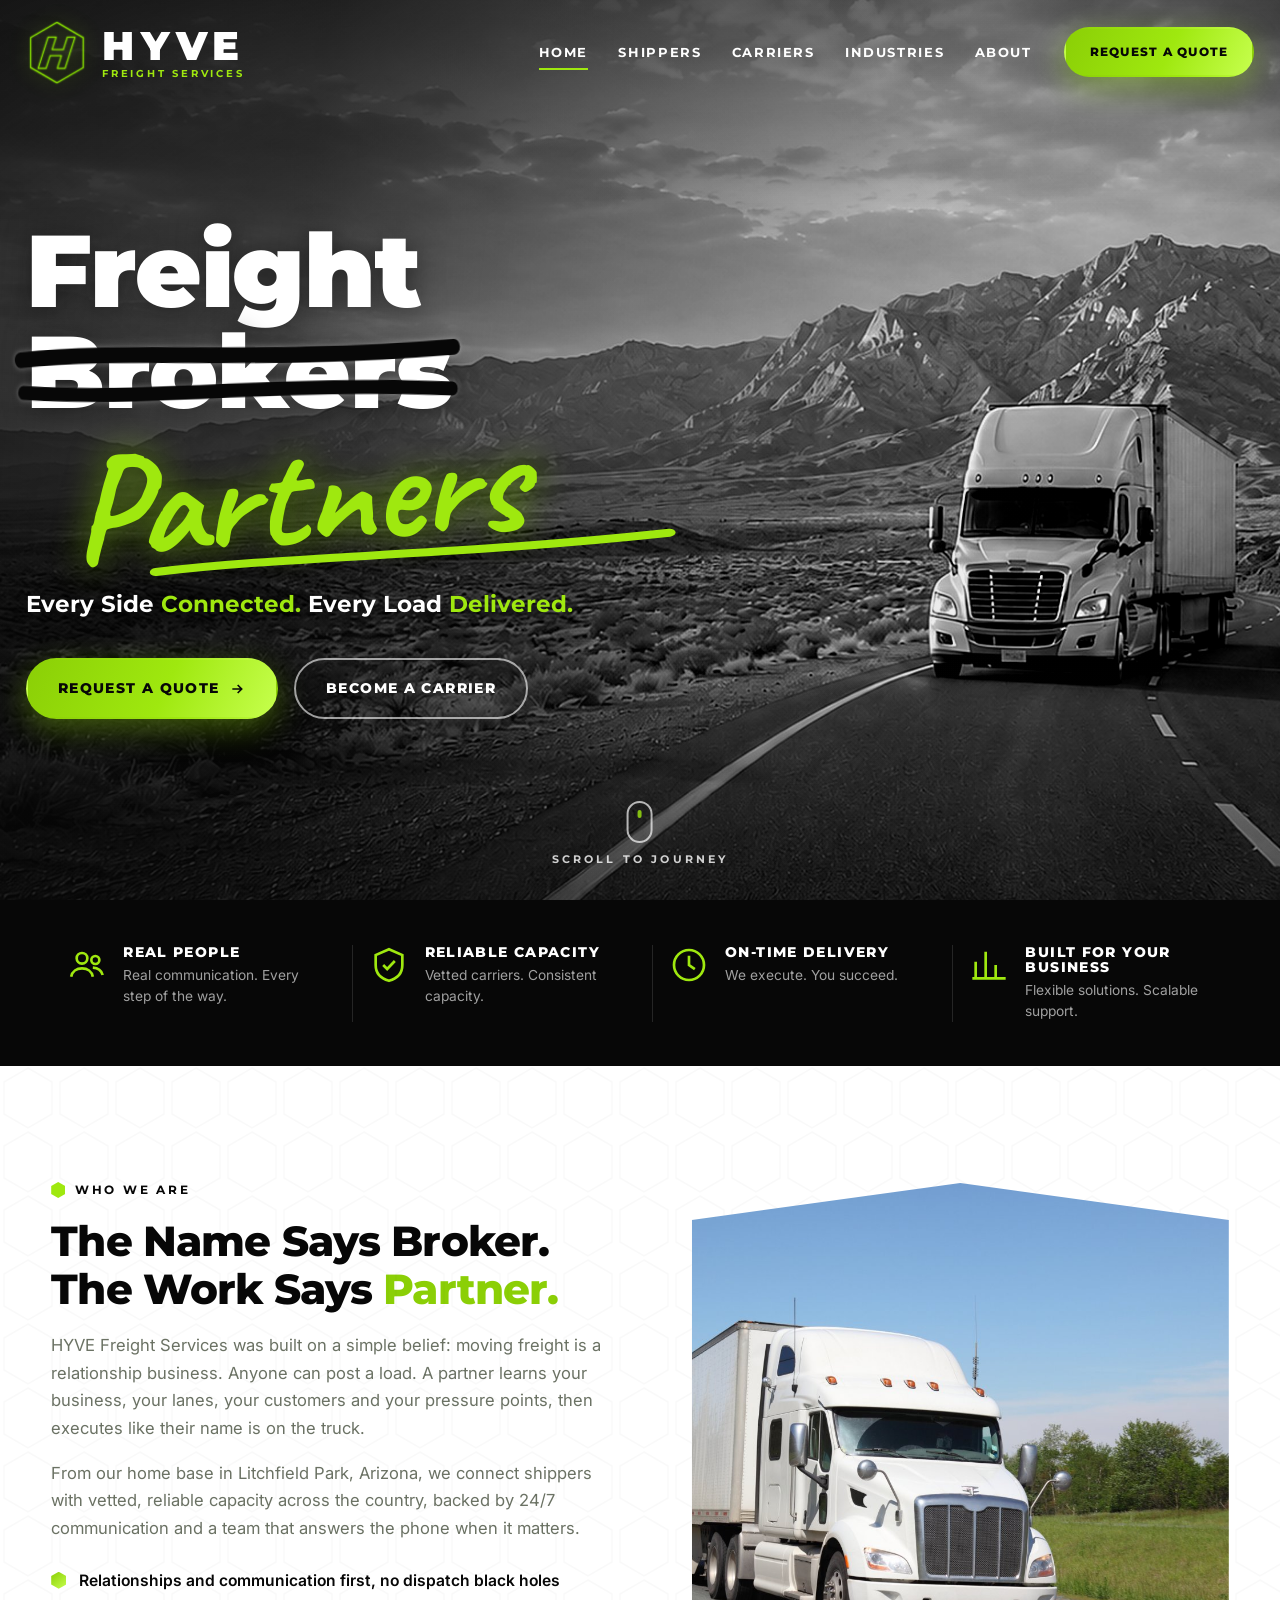
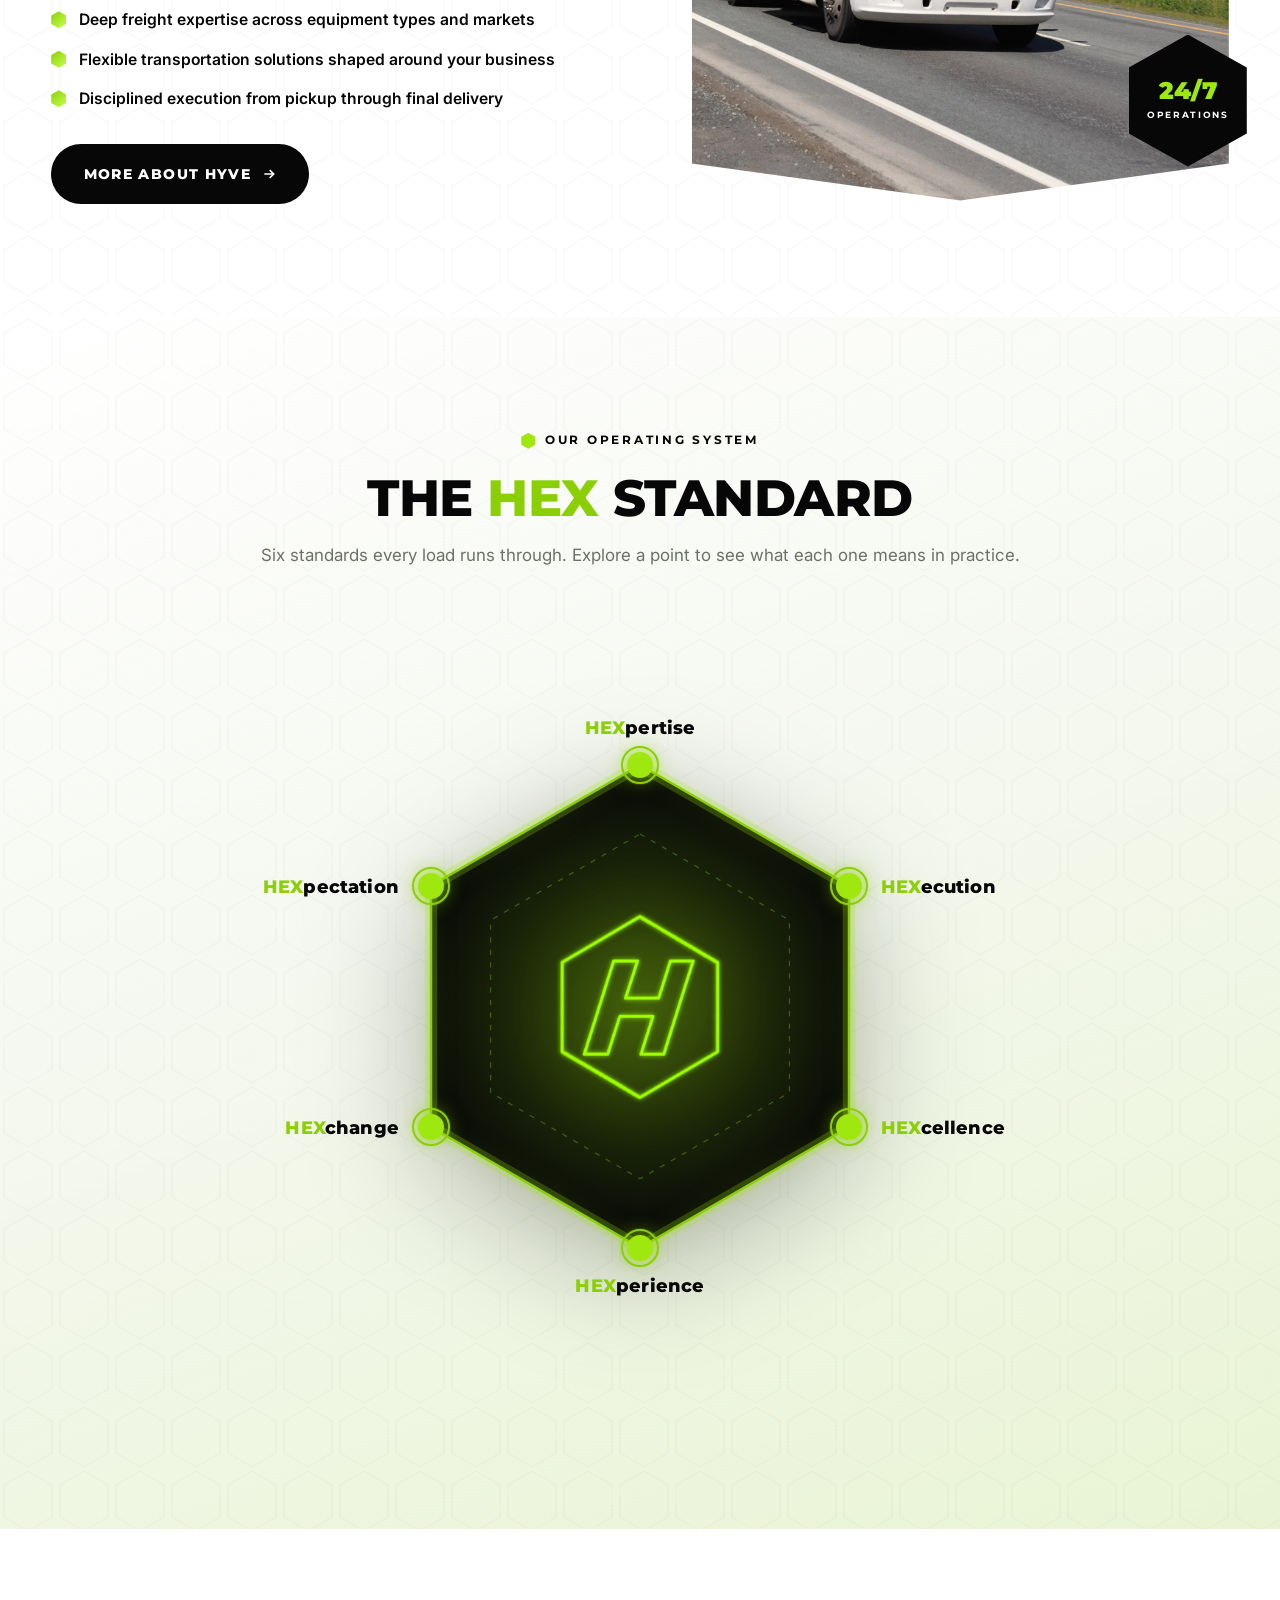
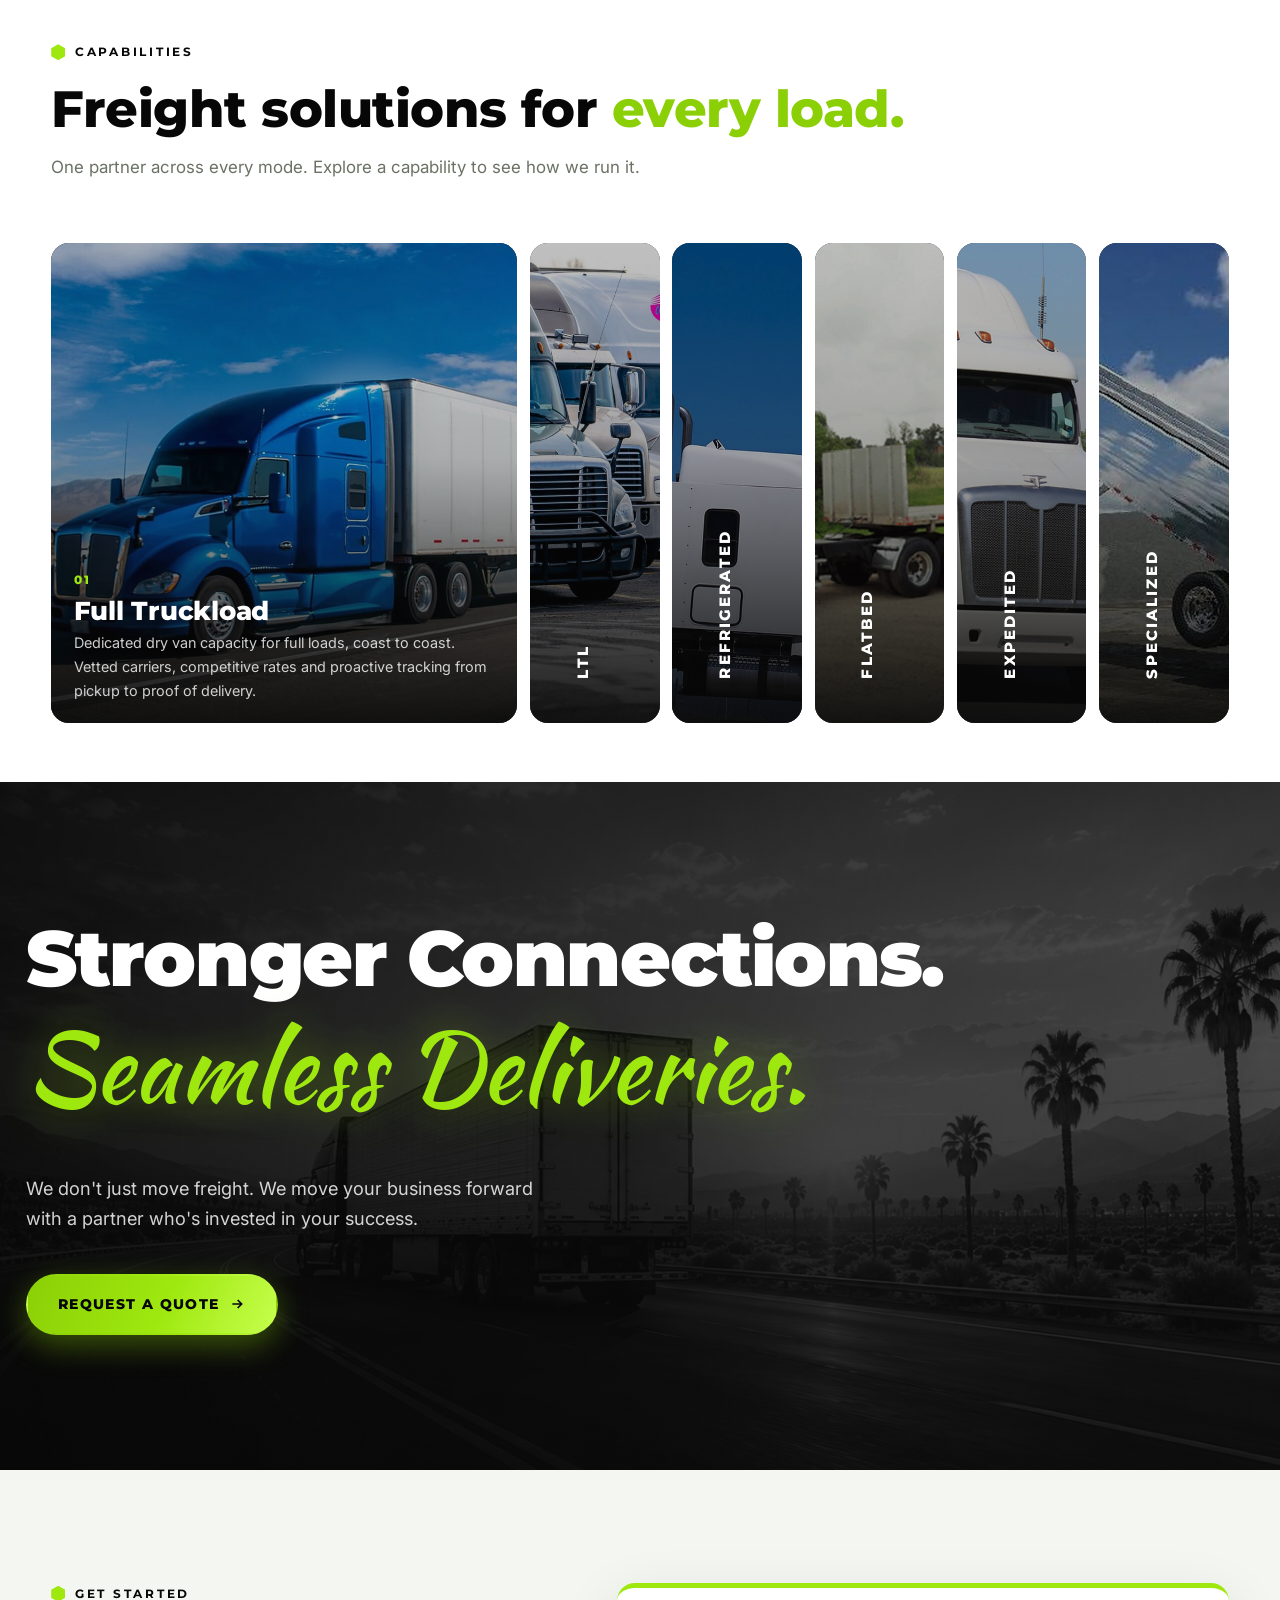
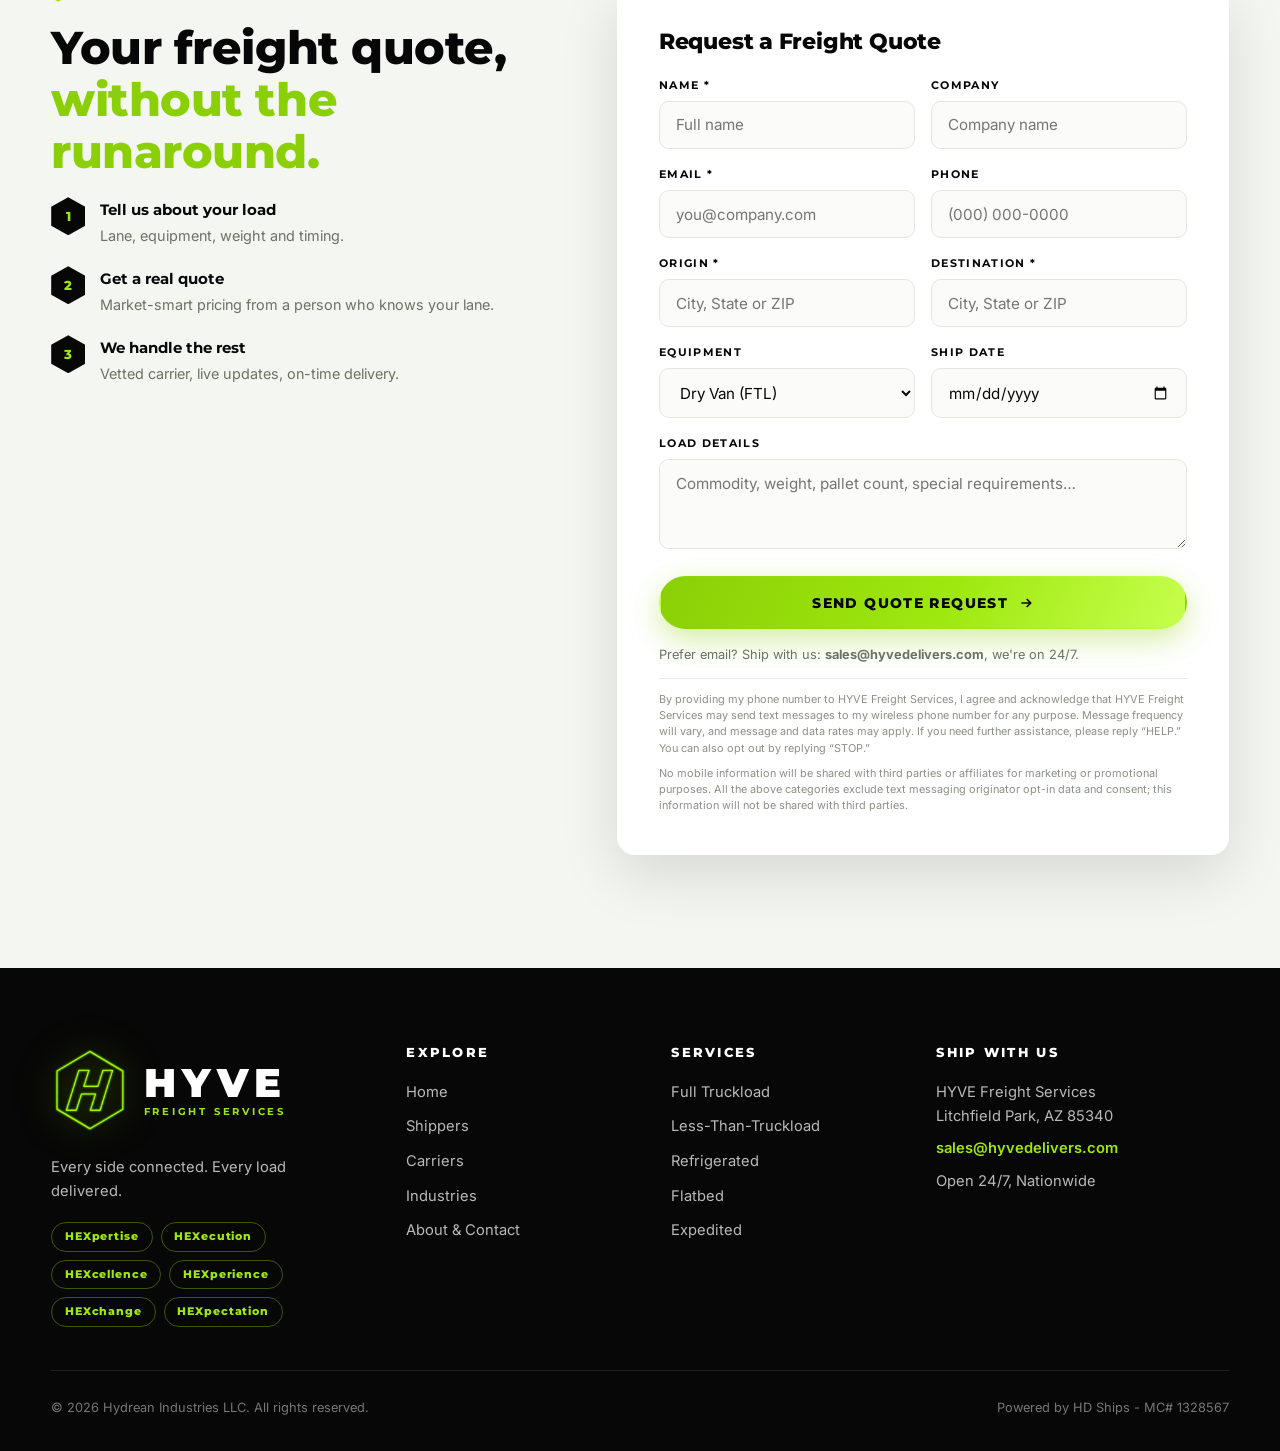
<file: public/index.html>
<!DOCTYPE html>
<html lang="en">
<head>
  <meta charset="UTF-8">
  <meta name="viewport" content="width=device-width, initial-scale=1.0">
  <title>HYVE Freight Services | Freight Partners, Not Just Brokers, Litchfield Park, AZ</title>
  <meta name="description" content="HYVE Freight Services is an Arizona-based freight brokerage that operates like a true freight partner. Full truckload, LTL, refrigerated, flatbed and expedited shipping, nationwide, 24/7. Request a freight quote today.">
  <meta name="keywords" content="freight broker Arizona, freight brokerage Litchfield Park AZ, Phoenix freight broker, full truckload shipping, LTL freight, refrigerated trucking, flatbed shipping, expedited freight, nationwide freight services">
  <link rel="canonical" href="https://hyvedelivers.com/">
  <meta property="og:type" content="website">
  <meta property="og:title" content="HYVE Freight Services, Every Side Connected. Every Load Delivered.">
  <meta property="og:description" content="Freight brokers who operate like freight partners. FTL, LTL, refrigerated, flatbed and expedited shipping nationwide, 24/7.">
  <meta property="og:url" content="https://hyvedelivers.com/">
  <meta property="og:image" content="https://hyvedelivers.com/images/hero-road-bw.jpg">
  <link rel="icon" type="image/png" href="images/favicon.png">
  <meta property="og:site_name" content="HYVE Freight Services">
  <meta name="twitter:card" content="summary_large_image">
  <meta name="twitter:image" content="https://hyvedelivers.com/images/hero-road-bw.jpg">
  <meta name="robots" content="index, follow">
  <link rel="apple-touch-icon" href="images/apple-touch-icon.png">
  <link rel="preconnect" href="https://fonts.googleapis.com">
  <link rel="preconnect" href="https://fonts.gstatic.com" crossorigin>
  <link href="https://fonts.googleapis.com/css2?family=Montserrat:wght@700;800;900&family=Inter:wght@400;500;600;700&family=Caveat:wght@700&family=Kaushan+Script&display=swap" rel="stylesheet">
  <link rel="stylesheet" href="css/style.css">
  <script type="application/ld+json">
  {
    "@context": "https://schema.org",
    "@type": "LocalBusiness",
    "name": "HYVE Freight Services",
    "description": "Arizona-based freight brokerage operating as a true freight partner. Full truckload, LTL, refrigerated, flatbed and expedited freight services nationwide.",
    "url": "https://hyvedelivers.com",
    "email": "sales@hyvedelivers.com",
    "logo": "https://hyvedelivers.com/images/logo-h.png",
    "address": {
      "@type": "PostalAddress",
      "addressLocality": "Litchfield Park",
      "addressRegion": "AZ",
      "postalCode": "85340",
      "addressCountry": "US"
    },
    "openingHours": "Mo-Su 00:00-24:00",
    "areaServed": "United States",
    "slogan": "Every Side Connected. Every Load Delivered."
  }
  </script>
</head>
<body class="hero-dark">

  <!-- ================= HEADER ================= -->
  <header class="site-header">
    <div class="header-inner">
      <a class="brand" href="index.html" aria-label="HYVE Freight Services, home">
        <img class="brand-hex" src="images/logo-mark.png" alt="HYVE hexagon H logo">
        <span class="brand-word">
          <span class="brand-name">HYVE</span>
          <span class="brand-sub">Freight Services</span>
        </span>
      </a>
      <nav class="main-nav" aria-label="Main navigation">
        <a href="index.html" class="active">Home</a>
        <a href="shippers.html">Shippers</a>
        <a href="carriers.html">Carriers</a>
        <a href="industries.html">Industries</a>
        <a href="about.html">About</a>
      </nav>
      <a href="#quote" class="btn btn-lime header-cta" data-quote>Request a Quote</a>
      <button class="nav-toggle" aria-label="Toggle menu"><span></span><span></span><span></span></button>
    </div>
  </header>

  <!-- ================= JOURNEY RAIL ================= -->
  <aside class="journey-rail" aria-hidden="true">
    <div class="rail-track"></div>
    <div class="rail-fill"></div>
    <div class="waypoint" data-at="0.1"></div>
    <div class="waypoint" data-at="0.3"></div>
    <div class="waypoint" data-at="0.5"></div>
    <div class="waypoint" data-at="0.7"></div>
    <div class="waypoint" data-at="0.9"></div>
    <div class="rail-truck">
      <svg viewBox="0 0 24 24"><path d="M1 6h12v9H1zM13 9h4l3 3v3h-7zM5 17.5A1.75 1.75 0 1 0 5 14a1.75 1.75 0 0 0 0 3.5zm12 0a1.75 1.75 0 1 0 0-3.5 1.75 1.75 0 0 0 0 3.5z"/></svg>
    </div>
  </aside>

  <main>
    <!-- ================= HERO ================= -->
    <section class="hero">
      <div class="hero-media" data-speed="-0.55">
        <picture>
          <!-- phones get a portrait crop; the wide frame would show only a sliver of it -->
          <source media="(max-width: 720px)" srcset="images/hero-road-bw-portrait.jpg">
          <img src="images/hero-road-bw.jpg" alt="Semi truck running an open desert highway toward the mountains" fetchpriority="high">
        </picture>
      </div>
      <div class="hero-scrim"></div>
      <div class="container">
        <div class="hero-content">
          <h1 class="hero-title">
            <span class="line">Freight</span>
            <span class="line"><span class="strike-wrap">Brokers<svg class="strike-line" viewBox="0 0 400 70" preserveAspectRatio="none" aria-hidden="true">
                <!-- two deliberate marker passes: hand-drawn, but the word still reads -->
                <path class="s1" d="M7 26 C 108 19, 214 31, 393 22"/>
                <path class="s2" d="M9 48 C 120 55, 238 43, 391 50"/>
              </svg></span></span>
            <span class="hero-partners">Partners
              <svg class="underline" viewBox="0 0 300 14" preserveAspectRatio="none" aria-hidden="true">
                <path d="M4 8 C 80 2, 170 12, 296 5"/>
              </svg>
            </span>
          </h1>
          <p class="hero-tag">Every Side <span class="lime">Connected.</span> Every Load <span class="lime">Delivered.</span></p>
          <div class="hero-ctas">
            <a href="#quote" class="btn btn-lime" data-quote>Request a Quote
              <svg width="16" height="16" viewBox="0 0 24 24" fill="none" stroke="currentColor" stroke-width="2.5"><path d="M5 12h14M13 6l6 6-6 6"/></svg>
            </a>
            <a href="carriers.html" class="btn btn-ghost-dark">Become a Carrier</a>
          </div>
        </div>
      </div>
      <div class="scroll-cue"><div class="mouse"></div>Scroll to journey</div>
    </section>

    <!-- ================= TRUST BAR ================= -->
    <section class="trust-bar" data-journey>
      <div class="container">
        <div class="trust-grid">
          <div class="trust-item reveal">
            <svg viewBox="0 0 24 24" fill="none" stroke-width="1.6"><circle cx="9" cy="8" r="3.2"/><path d="M2.5 19c.6-3.2 3.3-5 6.5-5s5.9 1.8 6.5 5"/><circle cx="17" cy="9" r="2.4"/><path d="M15.5 13.6c2.9.2 5.2 1.8 5.9 4.4"/></svg>
            <div><h3>Real People</h3><p>Real communication. Every step of the way.</p></div>
          </div>
          <div class="trust-item reveal reveal-d1">
            <svg viewBox="0 0 24 24" fill="none" stroke-width="1.6"><path d="M12 2.5 20 6v6c0 5-3.4 8.2-8 9.5C7.4 20.2 4 17 4 12V6z"/><path d="m8.5 12 2.4 2.4 4.6-4.8"/></svg>
            <div><h3>Reliable Capacity</h3><p>Vetted carriers. Consistent capacity.</p></div>
          </div>
          <div class="trust-item reveal reveal-d2">
            <svg viewBox="0 0 24 24" fill="none" stroke-width="1.6"><circle cx="12" cy="12" r="9"/><path d="M12 6.5V12l3.5 2.5"/></svg>
            <div><h3>On-Time Delivery</h3><p>We execute. You succeed.</p></div>
          </div>
          <div class="trust-item reveal reveal-d3">
            <svg viewBox="0 0 24 24" fill="none" stroke-width="1.6"><path d="M4 20V10M10 20V4M16 20v-8M22 20H2"/></svg>
            <div><h3>Built for Your Business</h3><p>Flexible solutions. Scalable support.</p></div>
          </div>
        </div>
      </div>
    </section>

    <!-- ================= WHO WE ARE ================= -->
    <section class="section hex-bg" id="who-we-are" data-journey>
      <div class="container">
        <div class="split">
          <div class="split-copy reveal">
            <span class="eyebrow">Who We Are</span>
            <h2>The Name Says Broker.<br>The Work Says <span class="lime">Partner.</span></h2>
            <p>HYVE Freight Services was built on a simple belief: moving freight is a relationship business. Anyone can post a load. A partner learns your business, your lanes, your customers and your pressure points, then executes like their name is on the truck.</p>
            <p>From our home base in Litchfield Park, Arizona, we connect shippers with vetted, reliable capacity across the country, backed by 24/7 communication and a team that answers the phone when it matters.</p>
            <ul class="value-list">
              <li>Relationships and communication first, no dispatch black holes</li>
              <li>Deep freight expertise across equipment types and markets</li>
              <li>Flexible transportation solutions shaped around your business</li>
              <li>Disciplined execution from pickup through final delivery</li>
            </ul>
            <a href="about.html" class="btn btn-dark">More About HYVE
              <svg width="16" height="16" viewBox="0 0 24 24" fill="none" stroke="currentColor" stroke-width="2.5"><path d="M5 12h14M13 6l6 6-6 6"/></svg>
            </a>
          </div>
          <div class="split-media reveal reveal-d1">
            <div class="photo"><img src="images/client-white-truck.jpg" alt="HYVE-partnered long-haul truck rolling down the highway" loading="lazy"></div>
            <div class="hex-badge"><strong>24/7</strong><span>Operations</span></div>
          </div>
        </div>
      </div>
    </section>

    <!-- ================= THE HEX STANDARD ================= -->
    <section class="section hex-standard hex-bg" id="hex-standard" data-journey>
      <div class="container">
        <div class="section-head reveal">
          <span class="eyebrow">Our Operating System</span>
          <h2>THE <span class="lime">HEX</span> STANDARD</h2>
          <p>Six standards every load runs through. Explore a point to see what each one means in practice.</p>
        </div>
        <div class="hexos" data-active="0">
          <div class="hexos-stage">
            <svg class="hexos-frame" viewBox="0 0 400 462" preserveAspectRatio="xMidYMid meet" aria-hidden="true">
              <g class="hf-spokes">
                <line class="sp sp-0" x1="200" y1="231" x2="200" y2="0"/>
                <line class="sp sp-1" x1="200" y1="231" x2="400" y2="115.5"/>
                <line class="sp sp-2" x1="200" y1="231" x2="400" y2="346.5"/>
                <line class="sp sp-3" x1="200" y1="231" x2="200" y2="462"/>
                <line class="sp sp-4" x1="200" y1="231" x2="0" y2="346.5"/>
                <line class="sp sp-5" x1="200" y1="231" x2="0" y2="115.5"/>
              </g>
              <path class="hf-ring-soft" d="M200 0 400 115.5 400 346.5 200 462 0 346.5 0 115.5Z"/>
              <path class="hf-ring" d="M200 0 400 115.5 400 346.5 200 462 0 346.5 0 115.5Z"/>
              <path class="hf-ring-inner" d="M200 66 343 148.5 343 313.5 200 396 57 313.5 57 148.5Z"/>
            </svg>
            <span class="hexos-core"><img src="images/logo-mark.png" alt="HYVE hexagon H mark"></span>
            <button type="button" class="hexnode n-0" data-i="0">
              <span class="hx-dot"></span>
              <span class="hx-label"><b>HEX</b>pertise</span>
              <span class="hx-pop">
                <span class="hx-pop-title"><b>HEX</b>pertise</span>
                <span class="hx-pop-kick">Knowledge that moves you forward.</span>
                <span class="hx-pop-text">Deep market insight across every lane, mode and equipment type. We understand your freight and your business before we ever quote it.</span>
              </span>
            </button>
            <button type="button" class="hexnode n-1" data-i="1">
              <span class="hx-dot"></span>
              <span class="hx-label"><b>HEX</b>ecution</span>
              <span class="hx-pop">
                <span class="hx-pop-title"><b>HEX</b>ecution</span>
                <span class="hx-pop-kick">Precision from pickup to delivery.</span>
                <span class="hx-pop-text">Vetted capacity, clean paperwork and proactive problem solving. Once it's booked, it's watched, all the way to the signature.</span>
              </span>
            </button>
            <button type="button" class="hexnode n-2" data-i="2">
              <span class="hx-dot"></span>
              <span class="hx-label"><b>HEX</b>cellence</span>
              <span class="hx-pop">
                <span class="hx-pop-title"><b>HEX</b>cellence</span>
                <span class="hx-pop-kick">A standard we refuse to lower.</span>
                <span class="hx-pop-text">On-time performance, full accountability and service that goes past what was promised. Every load, every time, no exceptions.</span>
              </span>
            </button>
            <button type="button" class="hexnode n-3" data-i="3">
              <span class="hx-dot"></span>
              <span class="hx-label"><b>HEX</b>perience</span>
              <span class="hx-pop">
                <span class="hx-pop-title"><b>HEX</b>perience</span>
                <span class="hx-pop-kick">Real miles behind every decision.</span>
                <span class="hx-pop-text">Years spent running the lanes we book. You get judgment earned on the road, not a rate guessed at from behind a screen.</span>
              </span>
            </button>
            <button type="button" class="hexnode n-4" data-i="4">
              <span class="hx-dot"></span>
              <span class="hx-label"><b>HEX</b>change</span>
              <span class="hx-pop">
                <span class="hx-pop-title"><b>HEX</b>change</span>
                <span class="hx-pop-kick">Communication that never goes quiet.</span>
                <span class="hx-pop-text">Two-way updates, honest answers and a real person on the line 24/7. No dispatch black holes, no chasing us for a status.</span>
              </span>
            </button>
            <button type="button" class="hexnode n-5" data-i="5">
              <span class="hx-dot"></span>
              <span class="hx-label"><b>HEX</b>pectation</span>
              <span class="hx-pop">
                <span class="hx-pop-title"><b>HEX</b>pectation</span>
                <span class="hx-pop-kick">We set the bar, then clear it.</span>
                <span class="hx-pop-text">You always know what happens next, because we tell you first and then we do it. Surprises belong somewhere other than freight.</span>
              </span>
            </button>
          </div>
          <p class="hexos-hint" aria-hidden="true">Tap a point to read the standard</p>
          <div class="hexos-readout" aria-live="polite"></div>
        </div>
      </div>
    </section>

    <!-- ================= SERVICES ================= -->
    <section class="section" id="services" data-journey>
      <div class="container">
        <div class="section-head reveal">
          <span class="eyebrow">Capabilities</span>
          <h2>Freight solutions for <span class="lime">every load.</span></h2>
          <p>One partner across every mode. Explore a capability to see how we run it.</p>
        </div>
        <div class="services-strip reveal">
          <article class="svc open">
            <img src="images/svc-ftl.jpg" alt="Dry van truckload rig running an open desert highway" loading="lazy">
            <span class="svc-collapsed-title">Full Truckload</span>
            <div class="svc-label">
              <span class="num">01</span>
              <h3>Full Truckload</h3>
              <p>Dedicated dry van capacity for full loads, coast to coast. Vetted carriers, competitive rates and proactive tracking from pickup to proof of delivery.</p>
            </div>
          </article>
          <article class="svc">
            <img src="images/svc-ltl.jpg" alt="A row of tractors staged at a freight terminal" loading="lazy">
            <span class="svc-collapsed-title">LTL</span>
            <div class="svc-label">
              <span class="num">02</span>
              <h3>Less-Than-Truckload</h3>
              <p>Smart LTL programs that consolidate your partial shipments, protect your freight and keep your cost per pallet honest.</p>
            </div>
          </article>
          <article class="svc">
            <img src="images/svc-reefer.jpg" alt="Refrigerated trailer with its reefer unit running" loading="lazy">
            <span class="svc-collapsed-title">Refrigerated</span>
            <div class="svc-label">
              <span class="num">03</span>
              <h3>Refrigerated</h3>
              <p>Temperature-controlled capacity for food, beverage and sensitive product, monitored, documented and delivered in spec.</p>
            </div>
          </article>
          <article class="svc">
            <img src="images/svc-flatbed.jpg" alt="Flatbed tractor-trailer with an open deck ready to load" loading="lazy">
            <span class="svc-collapsed-title">Flatbed</span>
            <div class="svc-label">
              <span class="num">04</span>
              <h3>Flatbed</h3>
              <p>Open-deck solutions for building materials, machinery and oversized freight, with carriers who know securement, tarping and permits.</p>
            </div>
          </article>
          <article class="svc">
            <img src="images/svc-expedited.jpg" alt="Truckload rig rolling out on a time-critical run" loading="lazy">
            <span class="svc-collapsed-title">Expedited</span>
            <div class="svc-label">
              <span class="num">05</span>
              <h3>Expedited</h3>
              <p>Time-critical freight moved on your clock. Team drivers, priority dispatch and constant communication until it's signed for.</p>
            </div>
          </article>
          <article class="svc">
            <img src="images/svc-specialized.jpg" alt="Belly dump trailer discharging aggregate on site" loading="lazy">
            <span class="svc-collapsed-title">Specialized</span>
            <div class="svc-label">
              <span class="num">06</span>
              <h3>Specialized</h3>
              <p>Unusual freight, unusual lanes, unusual timelines. If it ships, we'll engineer a transportation solution around it.</p>
            </div>
          </article>
        </div>
      </div>
    </section>

    <!-- ================= STATEMENT ================= -->
    <section class="statement" data-journey>
      <div class="hero-media" data-speed="-1.2"><img src="images/statement-truck.jpg" alt="HYVE trailer heading into a desert sunset on a palm-lined highway" loading="lazy"></div>
      <div class="statement-scrim"></div>
      <div class="container">
        <div class="reveal">
          <h2><span class="l1">Stronger Connections.</span><span class="l2">Seamless Deliveries.</span></h2>
          <p>We don't just move freight. We move your business forward with a partner who's invested in your success.</p>
          <a href="#quote" class="btn btn-lime" data-quote>Request a Quote
            <svg width="16" height="16" viewBox="0 0 24 24" fill="none" stroke="currentColor" stroke-width="2.5"><path d="M5 12h14M13 6l6 6-6 6"/></svg>
          </a>
        </div>
      </div>
    </section>

    <!-- ================= QUOTE ================= -->
    <section class="section quote-section" id="quote" data-journey>
      <div class="container">
        <div class="quote-wrap">
          <div class="quote-info reveal">
            <span class="eyebrow">Get Started</span>
            <h2>Your freight quote, <span class="lime">without the runaround.</span></h2>
            <ul class="quote-points">
              <li><span class="dot">1</span><div><strong>Tell us about your load</strong><span>Lane, equipment, weight and timing.</span></div></li>
              <li><span class="dot">2</span><div><strong>Get a real quote</strong><span>Market-smart pricing from a person who knows your lane.</span></div></li>
              <li><span class="dot">3</span><div><strong>We handle the rest</strong><span>Vetted carrier, live updates, on-time delivery.</span></div></li>
            </ul>
          </div>
          <form class="form-card reveal reveal-d1" data-mailform data-subject="Freight Quote Request, hyvedelivers.com">
            <h3>Request a Freight Quote</h3>
            <div class="form-grid">
              <div class="field"><label for="q-name">Name *</label><input id="q-name" name="Name" required placeholder="Full name"></div>
              <div class="field"><label for="q-company">Company</label><input id="q-company" name="Company" placeholder="Company name"></div>
              <div class="field"><label for="q-email">Email *</label><input id="q-email" name="Email" type="email" required placeholder="you@company.com"></div>
              <div class="field"><label for="q-phone">Phone</label><input id="q-phone" name="Phone" type="tel" placeholder="(000) 000-0000"></div>
              <div class="field"><label for="q-origin">Origin *</label><input id="q-origin" name="Origin" required placeholder="City, State or ZIP"></div>
              <div class="field"><label for="q-dest">Destination *</label><input id="q-dest" name="Destination" required placeholder="City, State or ZIP"></div>
              <div class="field"><label for="q-equip">Equipment</label>
                <select id="q-equip" name="Equipment">
                  <option>Dry Van (FTL)</option><option>LTL</option><option>Refrigerated</option>
                  <option>Flatbed</option><option>Expedited</option><option>Specialized / Other</option>
                </select>
              </div>
              <div class="field"><label for="q-date">Ship Date</label><input id="q-date" name="Ship Date" type="date"></div>
              <div class="field full"><label for="q-notes">Load Details</label><textarea id="q-notes" name="Details" placeholder="Commodity, weight, pallet count, special requirements…"></textarea></div>
            </div>
            <button type="submit" class="btn btn-lime">Send Quote Request
              <svg width="16" height="16" viewBox="0 0 24 24" fill="none" stroke="currentColor" stroke-width="2.5"><path d="M5 12h14M13 6l6 6-6 6"/></svg>
            </button>
            <p class="form-note">Prefer email? Ship with us: <a href="mailto:sales@hyvedelivers.com"><strong>sales@hyvedelivers.com</strong></a>, we're on 24/7.</p>
            <p class="form-disclaimer form-disclaimer--sms">By providing my phone number to HYVE Freight Services, I agree and acknowledge that HYVE Freight Services may send text messages to my wireless phone number for any purpose. Message frequency will vary, and message and data rates may apply. If you need further assistance, please reply “HELP.” You can also opt out by replying “STOP.”</p>
            <p class="form-disclaimer">No mobile information will be shared with third parties or affiliates for marketing or promotional purposes. All the above categories exclude text messaging originator opt-in data and consent; this information will not be shared with third parties.</p>
          </form>
        </div>
      </div>
    </section>
  </main>

  <!-- ================= FOOTER ================= -->
  <footer class="site-footer">
    <div class="container">
      <div class="footer-grid">
        <div class="footer-brand">
          <a class="footer-lockup" href="index.html" aria-label="HYVE Freight Services, home">
            <img class="brand-hex" src="images/logo-mark.png" alt="HYVE hexagon H logo">
            <span class="brand-word">
              <span class="brand-name">HYVE</span>
              <span class="brand-sub">Freight Services</span>
            </span>
          </a>
          <p>Every side connected. Every load delivered.</p>
          <div class="hex-tags"><span>HEXpertise</span><span>HEXecution</span><span>HEXcellence</span><span>HEXperience</span><span>HEXchange</span><span>HEXpectation</span></div>
        </div>
        <div>
          <h4>Explore</h4>
          <ul>
            <li><a href="index.html">Home</a></li>
            <li><a href="shippers.html">Shippers</a></li>
            <li><a href="carriers.html">Carriers</a></li>
            <li><a href="industries.html">Industries</a></li>
            <li><a href="about.html">About &amp; Contact</a></li>
          </ul>
        </div>
        <div>
          <h4>Services</h4>
          <ul>
            <li>Full Truckload</li>
            <li>Less-Than-Truckload</li>
            <li>Refrigerated</li>
            <li>Flatbed</li>
            <li>Expedited</li>
          </ul>
        </div>
        <div class="footer-contact">
          <h4>Ship With Us</h4>
          <p>HYVE Freight Services<br>Litchfield Park, AZ 85340</p>
          <p><a href="mailto:sales@hyvedelivers.com">sales@hyvedelivers.com</a></p>
          <p>Open 24/7, Nationwide</p>
        </div>
      </div>
      <div class="footer-bottom">
        <span>© <span id="year"></span> Hydrean Industries LLC. All rights reserved.</span>
        <span>Powered by HD Ships - MC# 1328567</span>
      </div>
    </div>
  </footer>

  <!-- ================= QUOTE MODAL ================= -->
  <div class="modal-overlay" id="quoteModal" role="dialog" aria-modal="true" aria-label="Request a freight quote">
    <div class="modal">
      <form class="form-card" data-mailform data-subject="Freight Quote Request, hyvedelivers.com">
        <button type="button" class="modal-close" aria-label="Close">✕</button>
        <h3>Request a Freight Quote</h3>
        <div class="form-grid">
          <div class="field"><label for="m-name">Name *</label><input id="m-name" name="Name" required placeholder="Full name"></div>
          <div class="field"><label for="m-email">Email *</label><input id="m-email" name="Email" type="email" required placeholder="you@company.com"></div>
          <div class="field"><label for="m-origin">Origin *</label><input id="m-origin" name="Origin" required placeholder="City, State or ZIP"></div>
          <div class="field"><label for="m-dest">Destination *</label><input id="m-dest" name="Destination" required placeholder="City, State or ZIP"></div>
          <div class="field"><label for="m-equip">Equipment</label>
            <select id="m-equip" name="Equipment">
              <option>Dry Van (FTL)</option><option>LTL</option><option>Refrigerated</option>
              <option>Flatbed</option><option>Expedited</option><option>Specialized / Other</option>
            </select>
          </div>
          <div class="field"><label for="m-date">Ship Date</label><input id="m-date" name="Ship Date" type="date"></div>
          <div class="field full"><label for="m-notes">Load Details</label><textarea id="m-notes" name="Details" placeholder="Commodity, weight, pallet count, special requirements…"></textarea></div>
        </div>
        <button type="submit" class="btn btn-lime">Send Quote Request</button>
        <p class="form-note">Or email us directly: <a href="mailto:sales@hyvedelivers.com"><strong>sales@hyvedelivers.com</strong></a></p>
        <p class="form-disclaimer form-disclaimer--sms">By providing my phone number to HYVE Freight Services, I agree and acknowledge that HYVE Freight Services may send text messages to my wireless phone number for any purpose. Message frequency will vary, and message and data rates may apply. If you need further assistance, please reply “HELP.” You can also opt out by replying “STOP.”</p>
        <p class="form-disclaimer">No mobile information will be shared with third parties or affiliates for marketing or promotional purposes. All the above categories exclude text messaging originator opt-in data and consent; this information will not be shared with third parties.</p>
      </form>
    </div>
  </div>

  <script src="js/vendor/gsap.min.js"></script>
  <script src="js/vendor/ScrollTrigger.min.js"></script>
  <script src="js/main.js"></script>
</body>
</html>
</file>
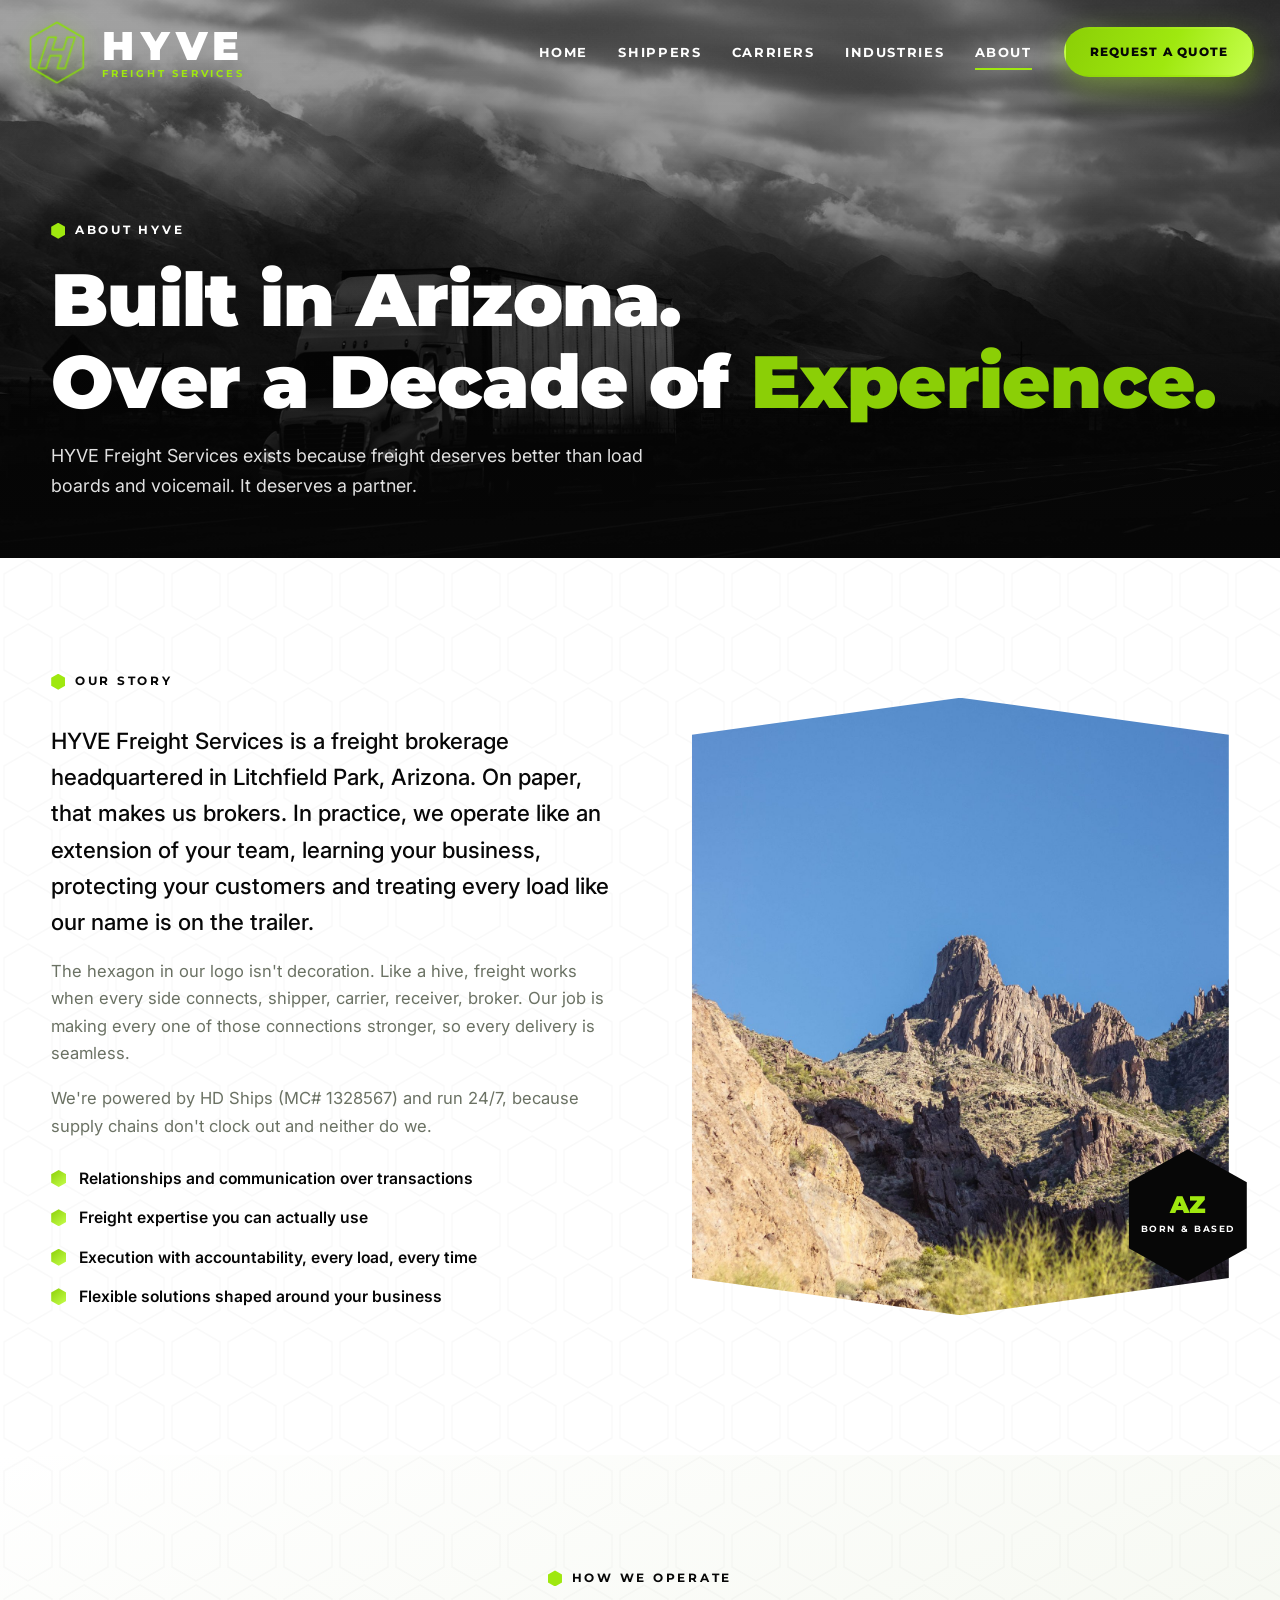
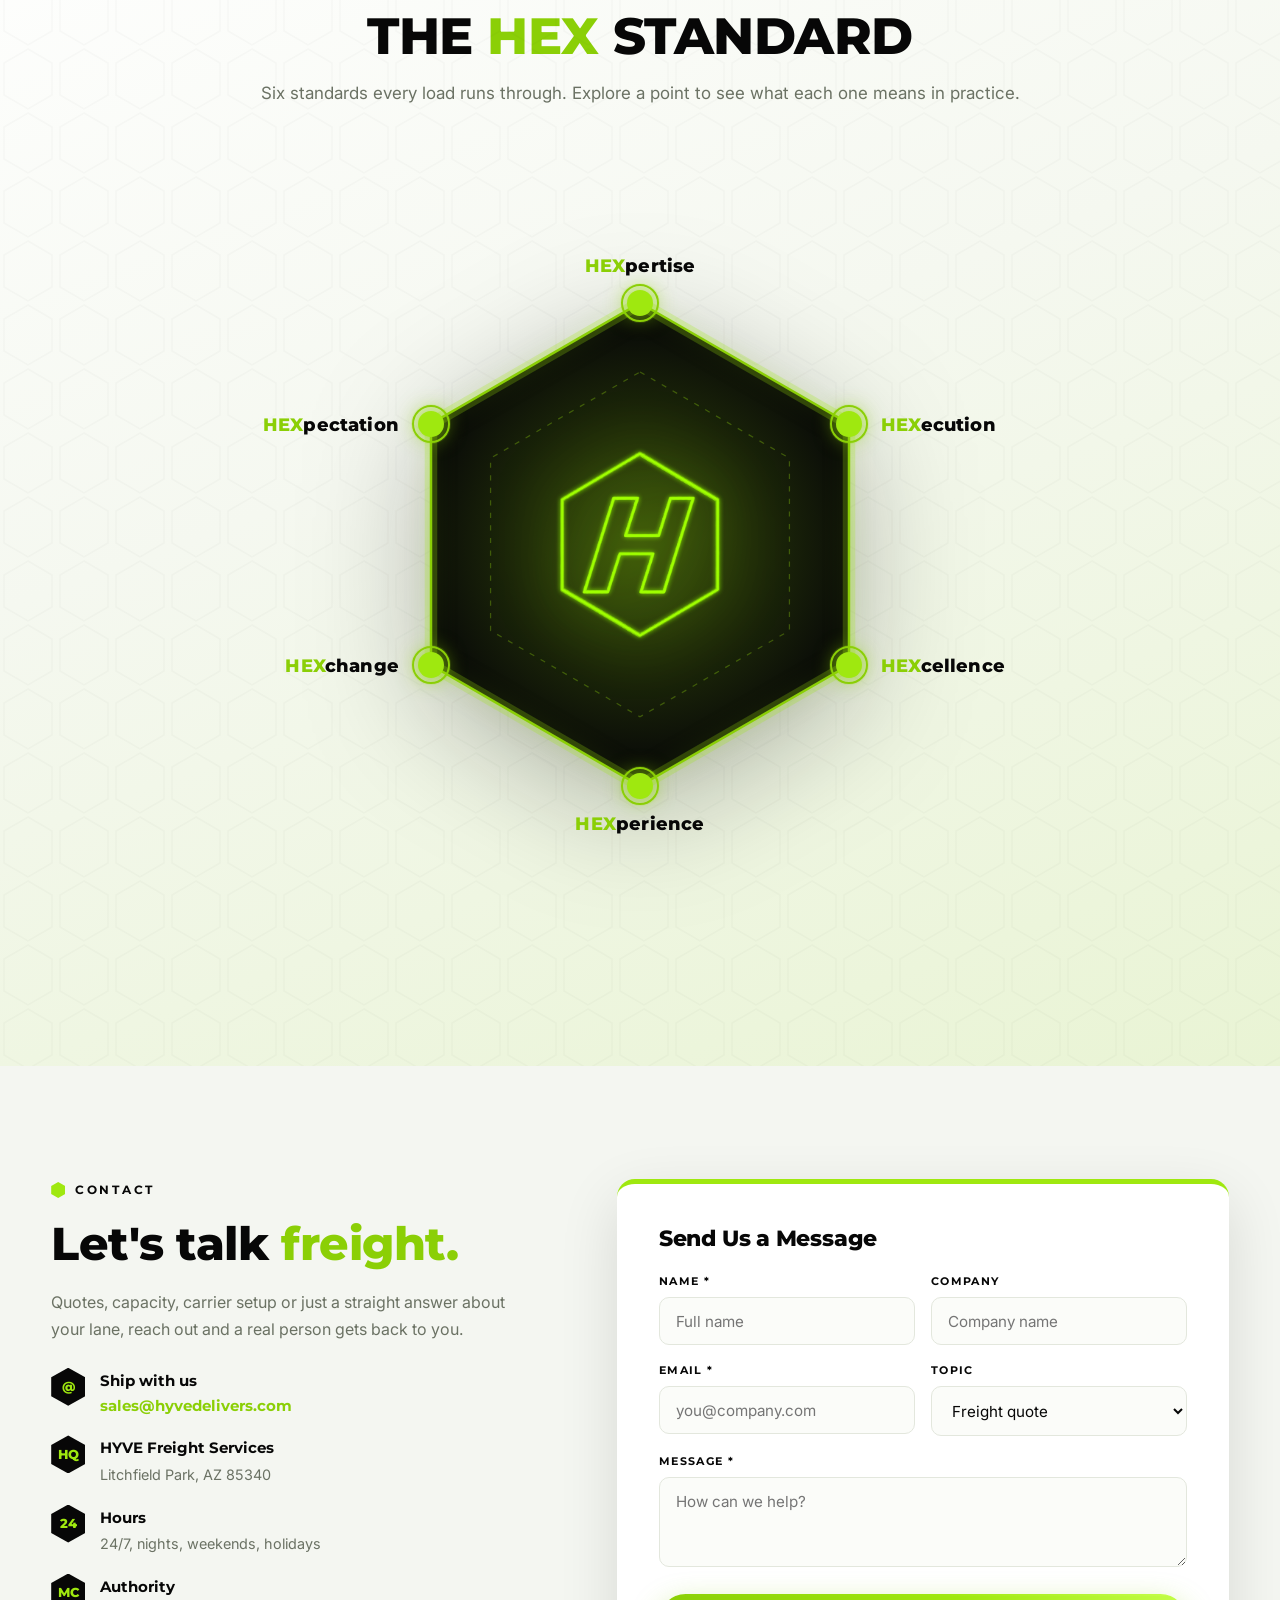
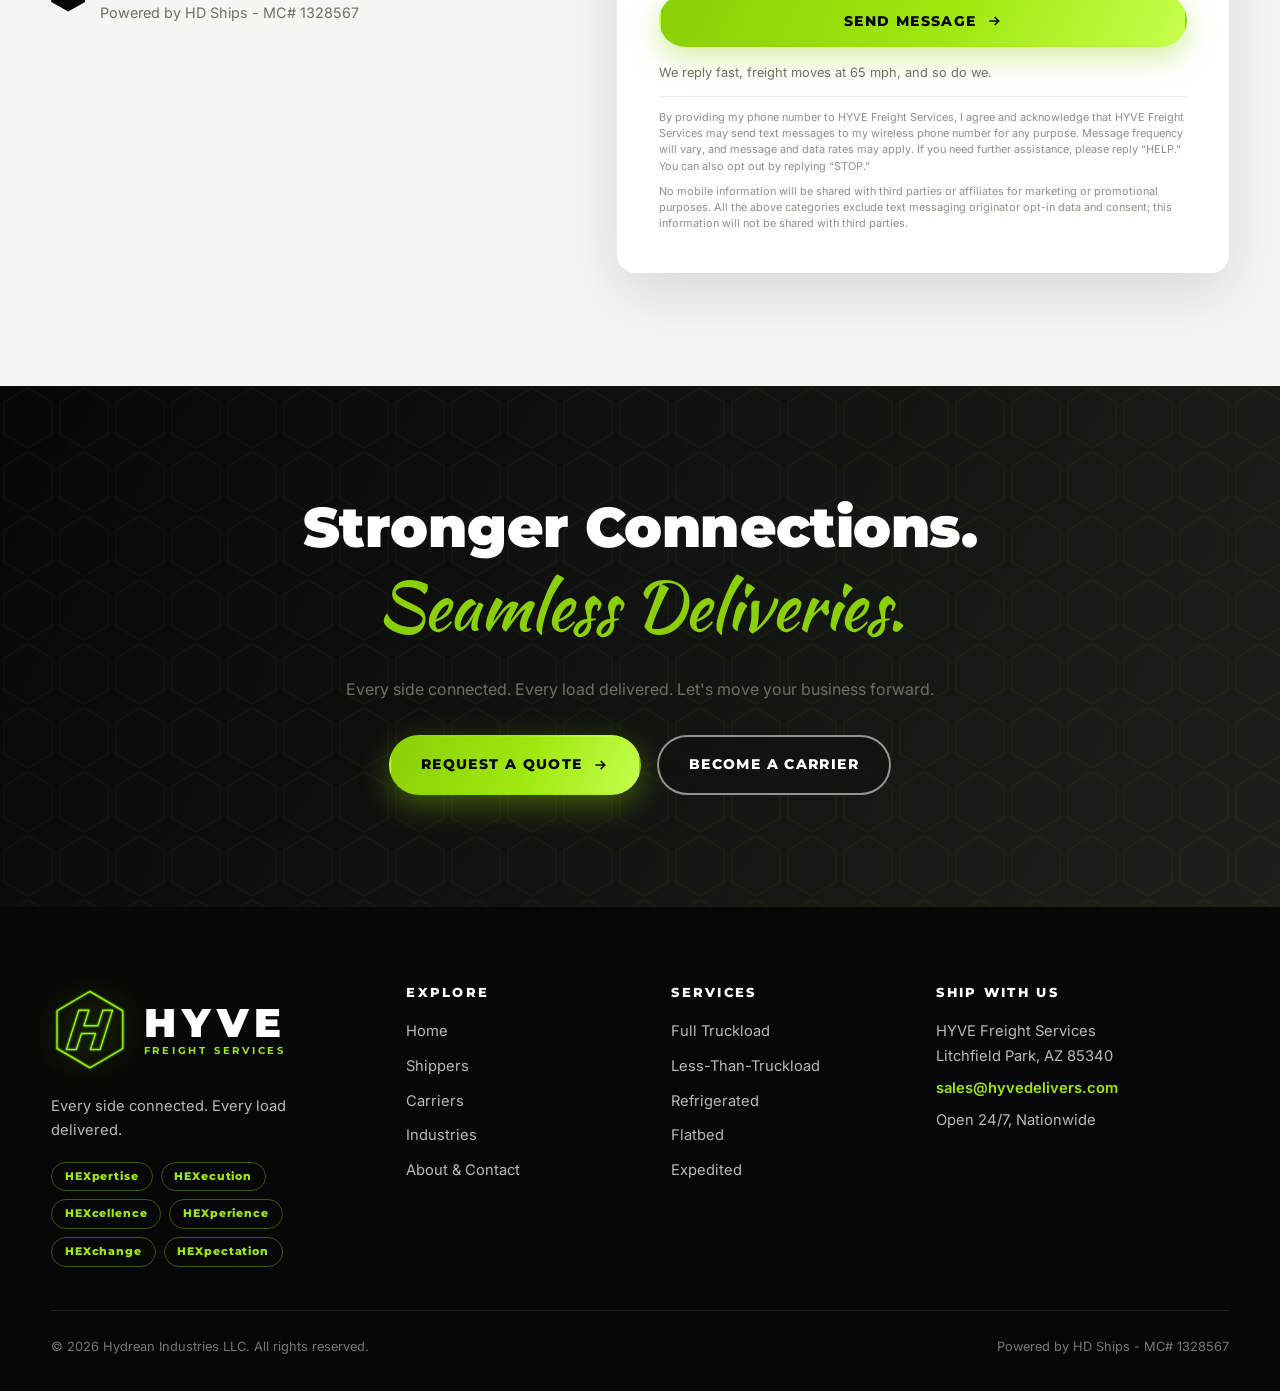
<file: public/about.html>
<!DOCTYPE html>
<html lang="en">
<head>
  <meta charset="UTF-8">
  <meta name="viewport" content="width=device-width, initial-scale=1.0">
  <title>About HYVE Freight Services | Freight Partners in Litchfield Park, AZ | Contact Us</title>
  <meta name="description" content="Meet HYVE Freight Services, an Arizona freight brokerage built on relationships, communication and disciplined execution. Based in Litchfield Park, AZ, serving shippers nationwide 24/7. Contact us at sales@hyvedelivers.com.">
  <meta name="keywords" content="about HYVE Freight Services, freight broker Litchfield Park AZ, Arizona logistics company, contact freight broker, HD Ships MC 1328567">
  <link rel="canonical" href="https://hyvedelivers.com/about.html">
  <meta property="og:title" content="About HYVE Freight Services, Freight Partners, Not Just Brokers">
  <meta property="og:description" content="An Arizona freight brokerage built on relationships, communication and disciplined execution. Ship with us: sales@hyvedelivers.com">
  <link rel="icon" type="image/png" href="images/favicon.png">
  <meta property="og:url" content="https://hyvedelivers.com/about.html">
  <meta property="og:type" content="website">
  <meta property="og:image" content="https://hyvedelivers.com/images/mountain-semi-bw.jpg">
  <meta property="og:site_name" content="HYVE Freight Services">
  <meta name="twitter:card" content="summary_large_image">
  <meta name="twitter:image" content="https://hyvedelivers.com/images/mountain-semi-bw.jpg">
  <meta name="robots" content="index, follow">
  <link rel="apple-touch-icon" href="images/apple-touch-icon.png">
  <link rel="preconnect" href="https://fonts.googleapis.com">
  <link rel="preconnect" href="https://fonts.gstatic.com" crossorigin>
  <link href="https://fonts.googleapis.com/css2?family=Montserrat:wght@700;800;900&family=Inter:wght@400;500;600;700&family=Caveat:wght@700&family=Kaushan+Script&display=swap" rel="stylesheet">
  <link rel="stylesheet" href="css/style.css">
  <script type="application/ld+json">
  {
    "@context": "https://schema.org",
    "@type": "AboutPage",
    "mainEntity": {
      "@type": "LocalBusiness",
      "name": "HYVE Freight Services",
      "email": "sales@hyvedelivers.com",
      "address": { "@type": "PostalAddress", "addressLocality": "Litchfield Park", "addressRegion": "AZ", "postalCode": "85340", "addressCountry": "US" },
      "openingHours": "Mo-Su 00:00-24:00"
    }
  }
  </script>
</head>
<body class="hero-dark">

  <header class="site-header">
    <div class="header-inner">
      <a class="brand" href="index.html" aria-label="HYVE Freight Services, home">
        <img class="brand-hex" src="images/logo-mark.png" alt="HYVE hexagon H logo">
        <span class="brand-word">
          <span class="brand-name">HYVE</span>
          <span class="brand-sub">Freight Services</span>
        </span>
      </a>
      <nav class="main-nav" aria-label="Main navigation">
        <a href="index.html">Home</a>
        <a href="shippers.html">Shippers</a>
        <a href="carriers.html">Carriers</a>
        <a href="industries.html">Industries</a>
        <a href="about.html" class="active">About</a>
      </nav>
      <a href="#quote" class="btn btn-lime header-cta" data-quote>Request a Quote</a>
      <button class="nav-toggle" aria-label="Toggle menu"><span></span><span></span><span></span></button>
    </div>
  </header>

  <main>
    <section class="page-hero">
      <div class="hero-media" data-speed="-1"><img src="images/mountain-semi-bw.jpg" alt="Semi truck driving into dramatic mountain light" fetchpriority="high"></div>
      <div class="page-scrim"></div>
      <div class="container">
        <span class="eyebrow">About HYVE</span>
        <h1>Built in Arizona.<br>Over a Decade of <span class="lime">Experience.</span></h1>
        <p class="lede">HYVE Freight Services exists because freight deserves better than load boards and voicemail. It deserves a partner.</p>
      </div>
    </section>

    <section class="section hex-bg">
      <div class="container">
        <div class="split">
          <div class="split-copy reveal">
            <span class="eyebrow">Our Story</span>
            <p class="story-open">HYVE Freight Services is a freight brokerage headquartered in Litchfield Park, Arizona. On paper, that makes us brokers. In practice, we operate like an extension of your team, learning your business, protecting your customers and treating every load like our name is on the trailer.</p>
            <p>The hexagon in our logo isn't decoration. Like a hive, freight works when every side connects, shipper, carrier, receiver, broker. Our job is making every one of those connections stronger, so every delivery is seamless.</p>
            <p>We're powered by HD Ships (MC# 1328567) and run 24/7, because supply chains don't clock out and neither do we.</p>
            <ul class="value-list">
              <li>Relationships and communication over transactions</li>
              <li>Freight expertise you can actually use</li>
              <li>Execution with accountability, every load, every time</li>
              <li>Flexible solutions shaped around your business</li>
            </ul>
          </div>
          <div class="split-media reveal reveal-d1">
            <div class="photo"><img src="images/story-arizona.jpg" alt="The Superstition Mountains east of Phoenix, Arizona, where HYVE is based" loading="lazy"></div>
            <div class="hex-badge"><strong>AZ</strong><span>Born &amp; Based</span></div>
          </div>
        </div>
      </div>
    </section>

    <section class="section hex-standard hex-bg">
      <div class="container">
        <div class="section-head reveal">
          <span class="eyebrow">How We Operate</span>
          <h2>THE <span class="lime">HEX</span> STANDARD</h2>
          <p>Six standards every load runs through. Explore a point to see what each one means in practice.</p>
        </div>
        <div class="hexos" data-active="0">
          <div class="hexos-stage">
            <svg class="hexos-frame" viewBox="0 0 400 462" preserveAspectRatio="xMidYMid meet" aria-hidden="true">
              <g class="hf-spokes">
                <line class="sp sp-0" x1="200" y1="231" x2="200" y2="0"/>
                <line class="sp sp-1" x1="200" y1="231" x2="400" y2="115.5"/>
                <line class="sp sp-2" x1="200" y1="231" x2="400" y2="346.5"/>
                <line class="sp sp-3" x1="200" y1="231" x2="200" y2="462"/>
                <line class="sp sp-4" x1="200" y1="231" x2="0" y2="346.5"/>
                <line class="sp sp-5" x1="200" y1="231" x2="0" y2="115.5"/>
              </g>
              <path class="hf-ring-soft" d="M200 0 400 115.5 400 346.5 200 462 0 346.5 0 115.5Z"/>
              <path class="hf-ring" d="M200 0 400 115.5 400 346.5 200 462 0 346.5 0 115.5Z"/>
              <path class="hf-ring-inner" d="M200 66 343 148.5 343 313.5 200 396 57 313.5 57 148.5Z"/>
            </svg>
            <span class="hexos-core"><img src="images/logo-mark.png" alt="HYVE hexagon H mark"></span>
            <button type="button" class="hexnode n-0" data-i="0">
              <span class="hx-dot"></span>
              <span class="hx-label"><b>HEX</b>pertise</span>
              <span class="hx-pop">
                <span class="hx-pop-title"><b>HEX</b>pertise</span>
                <span class="hx-pop-kick">Knowledge that moves you forward.</span>
                <span class="hx-pop-text">Deep market insight across every lane, mode and equipment type. We understand your freight and your business before we ever quote it.</span>
              </span>
            </button>
            <button type="button" class="hexnode n-1" data-i="1">
              <span class="hx-dot"></span>
              <span class="hx-label"><b>HEX</b>ecution</span>
              <span class="hx-pop">
                <span class="hx-pop-title"><b>HEX</b>ecution</span>
                <span class="hx-pop-kick">Precision from pickup to delivery.</span>
                <span class="hx-pop-text">Vetted capacity, clean paperwork and proactive problem solving. Once it's booked, it's watched, all the way to the signature.</span>
              </span>
            </button>
            <button type="button" class="hexnode n-2" data-i="2">
              <span class="hx-dot"></span>
              <span class="hx-label"><b>HEX</b>cellence</span>
              <span class="hx-pop">
                <span class="hx-pop-title"><b>HEX</b>cellence</span>
                <span class="hx-pop-kick">A standard we refuse to lower.</span>
                <span class="hx-pop-text">On-time performance, full accountability and service that goes past what was promised. Every load, every time, no exceptions.</span>
              </span>
            </button>
            <button type="button" class="hexnode n-3" data-i="3">
              <span class="hx-dot"></span>
              <span class="hx-label"><b>HEX</b>perience</span>
              <span class="hx-pop">
                <span class="hx-pop-title"><b>HEX</b>perience</span>
                <span class="hx-pop-kick">Real miles behind every decision.</span>
                <span class="hx-pop-text">Years spent running the lanes we book. You get judgment earned on the road, not a rate guessed at from behind a screen.</span>
              </span>
            </button>
            <button type="button" class="hexnode n-4" data-i="4">
              <span class="hx-dot"></span>
              <span class="hx-label"><b>HEX</b>change</span>
              <span class="hx-pop">
                <span class="hx-pop-title"><b>HEX</b>change</span>
                <span class="hx-pop-kick">Communication that never goes quiet.</span>
                <span class="hx-pop-text">Two-way updates, honest answers and a real person on the line 24/7. No dispatch black holes, no chasing us for a status.</span>
              </span>
            </button>
            <button type="button" class="hexnode n-5" data-i="5">
              <span class="hx-dot"></span>
              <span class="hx-label"><b>HEX</b>pectation</span>
              <span class="hx-pop">
                <span class="hx-pop-title"><b>HEX</b>pectation</span>
                <span class="hx-pop-kick">We set the bar, then clear it.</span>
                <span class="hx-pop-text">You always know what happens next, because we tell you first and then we do it. Surprises belong somewhere other than freight.</span>
              </span>
            </button>
          </div>
          <p class="hexos-hint" aria-hidden="true">Tap a point to read the standard</p>
          <div class="hexos-readout" aria-live="polite"></div>
        </div>
      </div>
    </section>

    <section class="section quote-section" id="contact">
      <div class="container">
        <div class="quote-wrap">
          <div class="quote-info reveal">
            <span class="eyebrow">Contact</span>
            <h2>Let's talk <span class="lime">freight.</span></h2>
            <p>Quotes, capacity, carrier setup or just a straight answer about your lane, reach out and a real person gets back to you.</p>
            <ul class="quote-points">
              <li><span class="dot">@</span><div><strong>Ship with us</strong><span><a href="mailto:sales@hyvedelivers.com" class="lime"><strong>sales@hyvedelivers.com</strong></a></span></div></li>
              <li><span class="dot">HQ</span><div><strong>HYVE Freight Services</strong><span>Litchfield Park, AZ 85340</span></div></li>
              <li><span class="dot">24</span><div><strong>Hours</strong><span>24/7, nights, weekends, holidays</span></div></li>
              <li><span class="dot">MC</span><div><strong>Authority</strong><span>Powered by HD Ships - MC# 1328567</span></div></li>
            </ul>
          </div>
          <form class="form-card reveal reveal-d1" data-mailform data-subject="Website Contact, hyvedelivers.com">
            <h3>Send Us a Message</h3>
            <div class="form-grid">
              <div class="field"><label for="a-name">Name *</label><input id="a-name" name="Name" required placeholder="Full name"></div>
              <div class="field"><label for="a-company">Company</label><input id="a-company" name="Company" placeholder="Company name"></div>
              <div class="field"><label for="a-email">Email *</label><input id="a-email" name="Email" type="email" required placeholder="you@company.com"></div>
              <div class="field"><label for="a-topic">Topic</label>
                <select id="a-topic" name="Topic">
                  <option>Freight quote</option><option>Carrier setup</option><option>General question</option><option>Something else</option>
                </select>
              </div>
              <div class="field full"><label for="a-msg">Message *</label><textarea id="a-msg" name="Message" required placeholder="How can we help?"></textarea></div>
            </div>
            <button type="submit" class="btn btn-lime">Send Message
              <svg width="16" height="16" viewBox="0 0 24 24" fill="none" stroke="currentColor" stroke-width="2.5"><path d="M5 12h14M13 6l6 6-6 6"/></svg>
            </button>
            <p class="form-note">We reply fast, freight moves at 65&nbsp;mph, and so do we.</p>
            <p class="form-disclaimer form-disclaimer--sms">By providing my phone number to HYVE Freight Services, I agree and acknowledge that HYVE Freight Services may send text messages to my wireless phone number for any purpose. Message frequency will vary, and message and data rates may apply. If you need further assistance, please reply “HELP.” You can also opt out by replying “STOP.”</p>
            <p class="form-disclaimer">No mobile information will be shared with third parties or affiliates for marketing or promotional purposes. All the above categories exclude text messaging originator opt-in data and consent; this information will not be shared with third parties.</p>
          </form>
        </div>
      </div>
    </section>

    <section class="section cta-band">
      <div class="container">
        <h2>Stronger Connections.<br><span class="flow">Seamless Deliveries.</span></h2>
        <p>Every side connected. Every load delivered. Let's move your business forward.</p>
        <div class="hero-ctas">
          <a href="#quote" class="btn btn-lime" data-quote>Request a Quote
            <svg width="16" height="16" viewBox="0 0 24 24" fill="none" stroke="currentColor" stroke-width="2.5"><path d="M5 12h14M13 6l6 6-6 6"/></svg>
          </a>
          <a href="carriers.html" class="btn btn-ghost-light">Become a Carrier</a>
        </div>
      </div>
    </section>
  </main>

  <footer class="site-footer">
    <div class="container">
      <div class="footer-grid">
        <div class="footer-brand">
          <a class="footer-lockup" href="index.html" aria-label="HYVE Freight Services, home">
            <img class="brand-hex" src="images/logo-mark.png" alt="HYVE hexagon H logo">
            <span class="brand-word">
              <span class="brand-name">HYVE</span>
              <span class="brand-sub">Freight Services</span>
            </span>
          </a>
          <p>Every side connected. Every load delivered.</p>
          <div class="hex-tags"><span>HEXpertise</span><span>HEXecution</span><span>HEXcellence</span><span>HEXperience</span><span>HEXchange</span><span>HEXpectation</span></div>
        </div>
        <div>
          <h4>Explore</h4>
          <ul>
            <li><a href="index.html">Home</a></li>
            <li><a href="shippers.html">Shippers</a></li>
            <li><a href="carriers.html">Carriers</a></li>
            <li><a href="industries.html">Industries</a></li>
            <li><a href="about.html">About &amp; Contact</a></li>
          </ul>
        </div>
        <div>
          <h4>Services</h4>
          <ul>
            <li>Full Truckload</li>
            <li>Less-Than-Truckload</li>
            <li>Refrigerated</li>
            <li>Flatbed</li>
            <li>Expedited</li>
          </ul>
        </div>
        <div class="footer-contact">
          <h4>Ship With Us</h4>
          <p>HYVE Freight Services<br>Litchfield Park, AZ 85340</p>
          <p><a href="mailto:sales@hyvedelivers.com">sales@hyvedelivers.com</a></p>
          <p>Open 24/7, Nationwide</p>
        </div>
      </div>
      <div class="footer-bottom">
        <span>© <span id="year"></span> Hydrean Industries LLC. All rights reserved.</span>
        <span>Powered by HD Ships - MC# 1328567</span>
      </div>
    </div>
  </footer>

  <div class="modal-overlay" id="quoteModal" role="dialog" aria-modal="true" aria-label="Request a freight quote">
    <div class="modal">
      <form class="form-card" data-mailform data-subject="Freight Quote Request, hyvedelivers.com">
        <button type="button" class="modal-close" aria-label="Close">✕</button>
        <h3>Request a Freight Quote</h3>
        <div class="form-grid">
          <div class="field"><label for="m-name">Name *</label><input id="m-name" name="Name" required placeholder="Full name"></div>
          <div class="field"><label for="m-email">Email *</label><input id="m-email" name="Email" type="email" required placeholder="you@company.com"></div>
          <div class="field"><label for="m-origin">Origin *</label><input id="m-origin" name="Origin" required placeholder="City, State or ZIP"></div>
          <div class="field"><label for="m-dest">Destination *</label><input id="m-dest" name="Destination" required placeholder="City, State or ZIP"></div>
          <div class="field"><label for="m-equip">Equipment</label>
            <select id="m-equip" name="Equipment">
              <option>Dry Van (FTL)</option><option>LTL</option><option>Refrigerated</option>
              <option>Flatbed</option><option>Expedited</option><option>Specialized / Other</option>
            </select>
          </div>
          <div class="field"><label for="m-date">Ship Date</label><input id="m-date" name="Ship Date" type="date"></div>
          <div class="field full"><label for="m-notes">Load Details</label><textarea id="m-notes" name="Details" placeholder="Commodity, weight, pallet count, special requirements…"></textarea></div>
        </div>
        <button type="submit" class="btn btn-lime">Send Quote Request</button>
        <p class="form-note">Or email us directly: <a href="mailto:sales@hyvedelivers.com"><strong>sales@hyvedelivers.com</strong></a></p>
        <p class="form-disclaimer form-disclaimer--sms">By providing my phone number to HYVE Freight Services, I agree and acknowledge that HYVE Freight Services may send text messages to my wireless phone number for any purpose. Message frequency will vary, and message and data rates may apply. If you need further assistance, please reply “HELP.” You can also opt out by replying “STOP.”</p>
        <p class="form-disclaimer">No mobile information will be shared with third parties or affiliates for marketing or promotional purposes. All the above categories exclude text messaging originator opt-in data and consent; this information will not be shared with third parties.</p>
      </form>
    </div>
  </div>

  <script src="js/vendor/gsap.min.js"></script>
  <script src="js/vendor/ScrollTrigger.min.js"></script>
  <script src="js/main.js"></script>
</body>
</html>
</file>
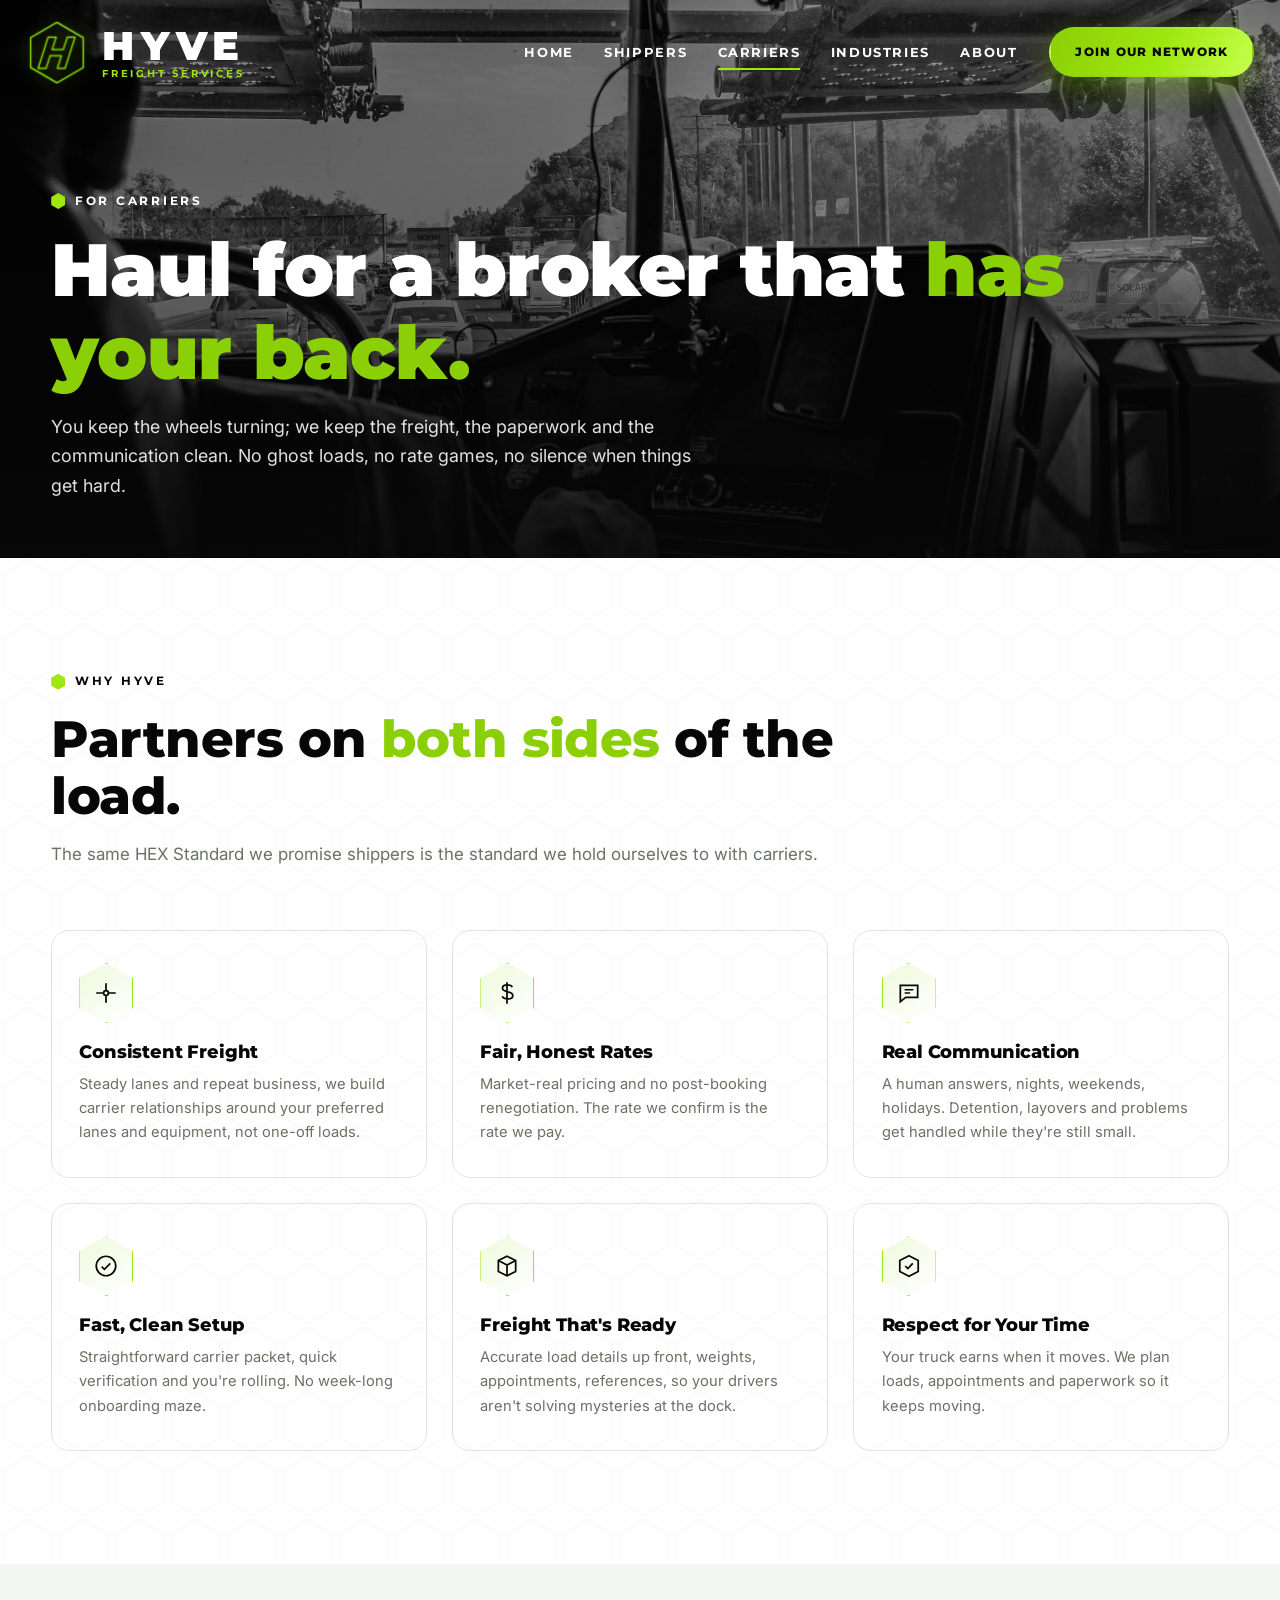
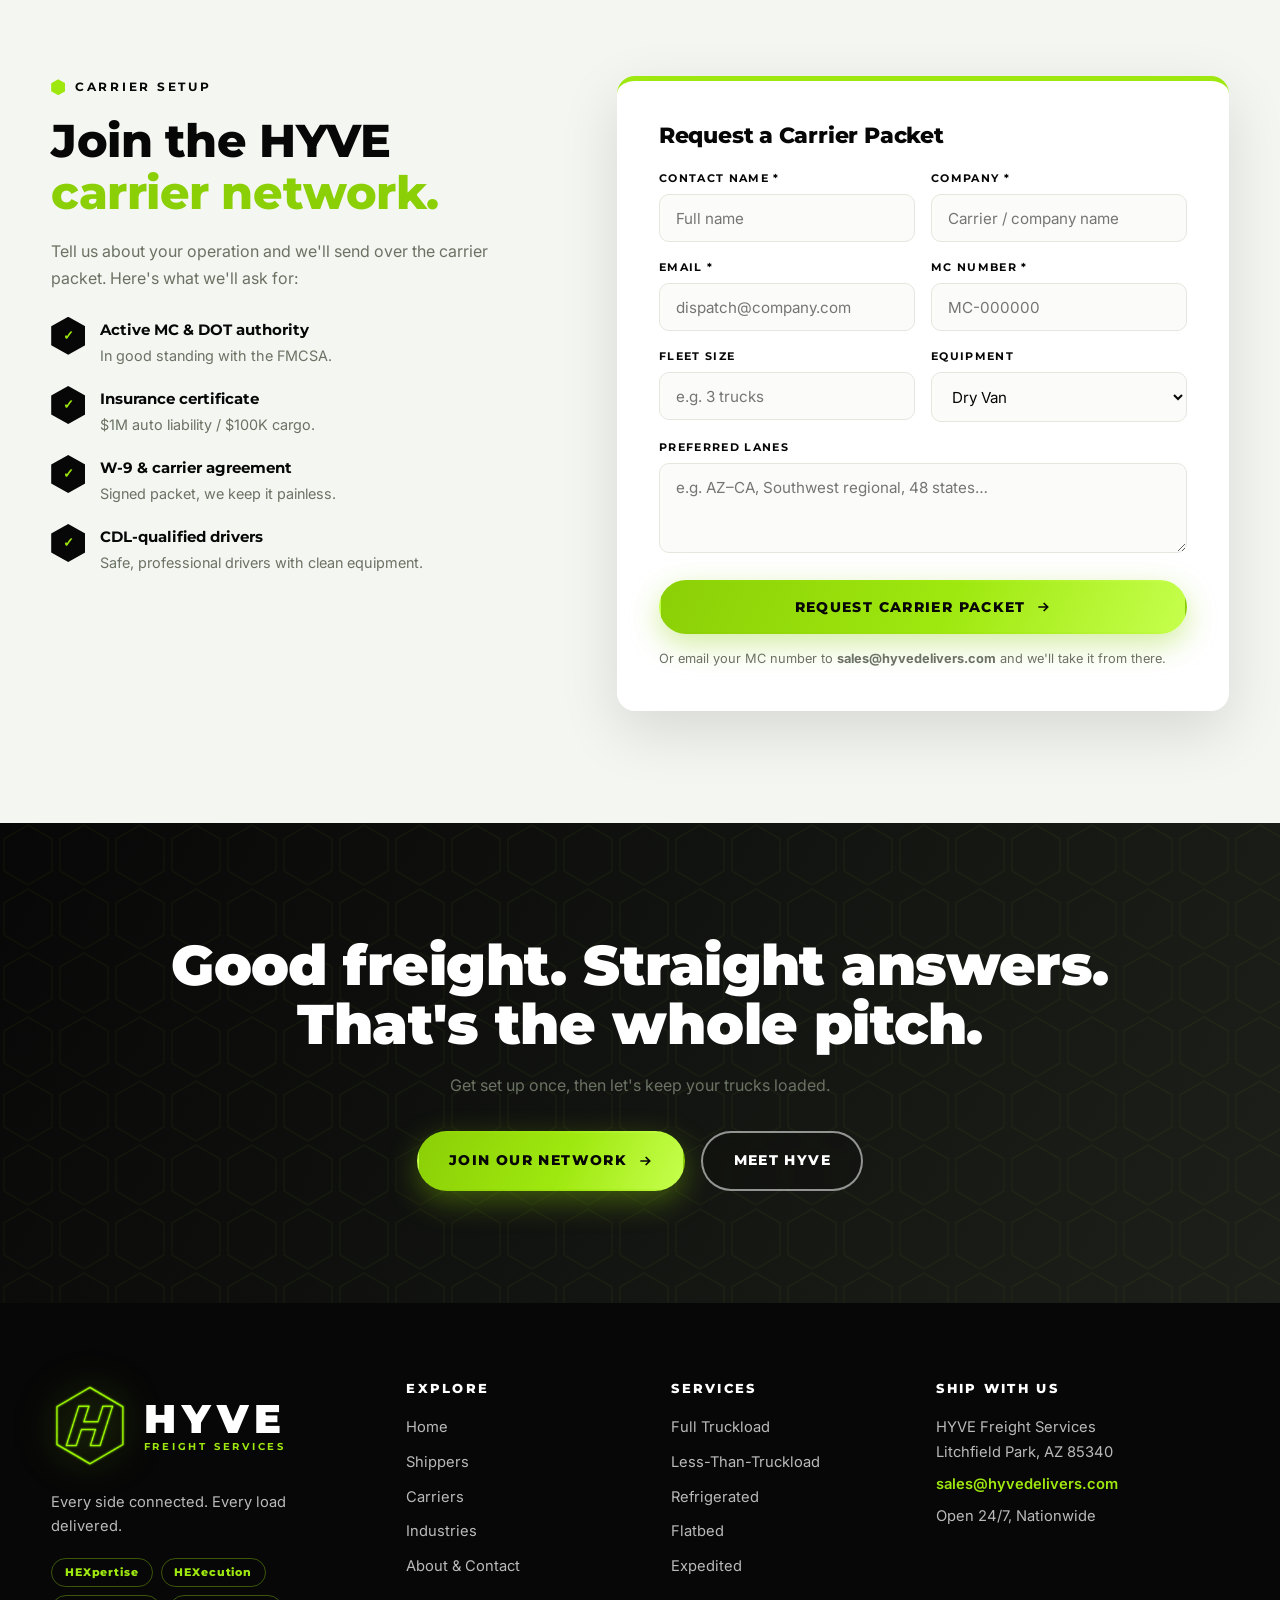
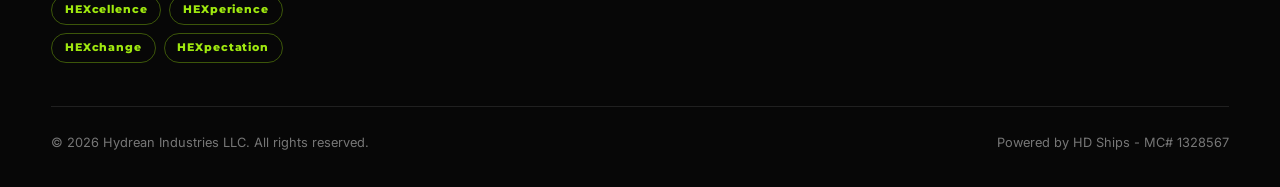
<file: public/carriers.html>
<!DOCTYPE html>
<html lang="en">
<head>
  <meta charset="UTF-8">
  <meta name="viewport" content="width=device-width, initial-scale=1.0">
  <title>Become a Carrier | Haul With a Broker That Has Your Back | HYVE Freight Services</title>
  <meta name="description" content="Partner with HYVE Freight Services as a carrier. Consistent freight, fair rates, fast communication and a dispatch team that respects your time. Get set up today.">
  <meta name="keywords" content="become a carrier, carrier setup freight broker, owner operator loads Arizona, trucking loads nationwide, freight broker carrier partnership">
  <link rel="canonical" href="https://hyvedelivers.com/carriers.html">
  <meta property="og:title" content="Become a Carrier, HYVE Freight Services">
  <meta property="og:description" content="Consistent freight, fair rates and real communication. Haul with a broker that operates like a partner.">
  <link rel="icon" type="image/png" href="images/favicon.png">
  <meta property="og:url" content="https://hyvedelivers.com/carriers.html">
  <meta property="og:type" content="website">
  <meta property="og:image" content="https://hyvedelivers.com/images/driver-dusk.jpg">
  <meta property="og:site_name" content="HYVE Freight Services">
  <meta name="twitter:card" content="summary_large_image">
  <meta name="twitter:image" content="https://hyvedelivers.com/images/driver-dusk.jpg">
  <meta name="robots" content="index, follow">
  <link rel="apple-touch-icon" href="images/apple-touch-icon.png">
  <link rel="preconnect" href="https://fonts.googleapis.com">
  <link rel="preconnect" href="https://fonts.gstatic.com" crossorigin>
  <link href="https://fonts.googleapis.com/css2?family=Montserrat:wght@700;800;900&family=Inter:wght@400;500;600;700&family=Caveat:wght@700&family=Kaushan+Script&display=swap" rel="stylesheet">
  <link rel="stylesheet" href="css/style.css">
</head>
<body class="hero-dark">

  <header class="site-header">
    <div class="header-inner">
      <a class="brand" href="index.html" aria-label="HYVE Freight Services, home">
        <img class="brand-hex" src="images/logo-mark.png" alt="HYVE hexagon H logo">
        <span class="brand-word">
          <span class="brand-name">HYVE</span>
          <span class="brand-sub">Freight Services</span>
        </span>
      </a>
      <nav class="main-nav" aria-label="Main navigation">
        <a href="index.html">Home</a>
        <a href="shippers.html">Shippers</a>
        <a href="carriers.html" class="active">Carriers</a>
        <a href="industries.html">Industries</a>
        <a href="about.html">About</a>
      </nav>
      <a href="#carrier-setup" class="btn btn-lime header-cta">Join Our Network</a>
      <button class="nav-toggle" aria-label="Toggle menu"><span></span><span></span><span></span></button>
    </div>
  </header>

  <main>
    <section class="page-hero">
      <div class="hero-media" data-speed="-1"><img src="images/hero-carriers-cab.jpg" alt="The view forward from inside a semi truck cab" fetchpriority="high"></div>
      <div class="page-scrim"></div>
      <div class="container">
        <span class="eyebrow">For Carriers</span>
        <h1>Haul for a broker that <span class="lime">has your back.</span></h1>
        <p class="lede">You keep the wheels turning; we keep the freight, the paperwork and the communication clean. No ghost loads, no rate games, no silence when things get hard.</p>
      </div>
    </section>

    <section class="section hex-bg">
      <div class="container">
        <div class="section-head reveal">
          <span class="eyebrow">Why HYVE</span>
          <h2>Partners on <span class="lime">both sides</span> of the load.</h2>
          <p>The same HEX Standard we promise shippers is the standard we hold ourselves to with carriers.</p>
        </div>
        <div class="card-grid">
          <article class="info-card reveal">
            <div class="ic"><svg viewBox="0 0 24 24" fill="none" stroke-width="1.6"><path d="M3 12h7M14 12h7M12 3v7M12 14v7"/><circle cx="12" cy="12" r="2.2"/></svg></div>
            <h3>Consistent Freight</h3>
            <p>Steady lanes and repeat business, we build carrier relationships around your preferred lanes and equipment, not one-off loads.</p>
          </article>
          <article class="info-card reveal reveal-d1">
            <div class="ic"><svg viewBox="0 0 24 24" fill="none" stroke-width="1.6"><path d="M12 2v20M17 6.5c-.8-1.4-2.6-2-4.8-2-2.7 0-4.4 1.2-4.4 3.2 0 4.4 9.6 2 9.6 6.6 0 2-1.9 3.2-4.8 3.2-2.4 0-4.3-.8-5.1-2.3"/></svg></div>
            <h3>Fair, Honest Rates</h3>
            <p>Market-real pricing and no post-booking renegotiation. The rate we confirm is the rate we pay.</p>
          </article>
          <article class="info-card reveal reveal-d2">
            <div class="ic"><svg viewBox="0 0 24 24" fill="none" stroke-width="1.6"><path d="M4 5h16v11H9l-5 4z"/><path d="M8 9h8M8 12h5"/></svg></div>
            <h3>Real Communication</h3>
            <p>A human answers, nights, weekends, holidays. Detention, layovers and problems get handled while they're still small.</p>
          </article>
          <article class="info-card reveal">
            <div class="ic"><svg viewBox="0 0 24 24" fill="none" stroke-width="1.6"><circle cx="12" cy="12" r="9"/><path d="M8 12.5l2.5 2.5L16 9.5"/></svg></div>
            <h3>Fast, Clean Setup</h3>
            <p>Straightforward carrier packet, quick verification and you're rolling. No week-long onboarding maze.</p>
          </article>
          <article class="info-card reveal reveal-d1">
            <div class="ic"><svg viewBox="0 0 24 24" fill="none" stroke-width="1.6"><path d="M4 17V7l8-4 8 4v10l-8 4z"/><path d="M4 7l8 4 8-4M12 11v10"/></svg></div>
            <h3>Freight That's Ready</h3>
            <p>Accurate load details up front, weights, appointments, references, so your drivers aren't solving mysteries at the dock.</p>
          </article>
          <article class="info-card reveal reveal-d2">
            <div class="ic"><svg viewBox="0 0 24 24" fill="none" stroke-width="1.6"><path d="M12 2.5 20.5 7v10L12 21.5 3.5 17V7z"/><path d="M8.5 12l2.4 2.4 4.6-4.8"/></svg></div>
            <h3>Respect for Your Time</h3>
            <p>Your truck earns when it moves. We plan loads, appointments and paperwork so it keeps moving.</p>
          </article>
        </div>
      </div>
    </section>

    <section class="section quote-section" id="carrier-setup">
      <div class="container">
        <div class="quote-wrap">
          <div class="quote-info reveal">
            <span class="eyebrow">Carrier Setup</span>
            <h2>Join the HYVE <span class="lime">carrier network.</span></h2>
            <p>Tell us about your operation and we'll send over the carrier packet. Here's what we'll ask for:</p>
            <ul class="quote-points">
              <li><span class="dot">✓</span><div><strong>Active MC &amp; DOT authority</strong><span>In good standing with the FMCSA.</span></div></li>
              <li><span class="dot">✓</span><div><strong>Insurance certificate</strong><span>$1M auto liability / $100K cargo.</span></div></li>
              <li><span class="dot">✓</span><div><strong>W-9 &amp; carrier agreement</strong><span>Signed packet, we keep it painless.</span></div></li>
              <li><span class="dot">✓</span><div><strong>CDL-qualified drivers</strong><span>Safe, professional drivers with clean equipment.</span></div></li>
            </ul>
          </div>
          <form class="form-card reveal reveal-d1" data-mailform data-subject="Carrier Setup Request, hyvedelivers.com">
            <h3>Request a Carrier Packet</h3>
            <div class="form-grid">
              <div class="field"><label for="c-name">Contact Name *</label><input id="c-name" name="Name" required placeholder="Full name"></div>
              <div class="field"><label for="c-company">Company *</label><input id="c-company" name="Company" required placeholder="Carrier / company name"></div>
              <div class="field"><label for="c-email">Email *</label><input id="c-email" name="Email" type="email" required placeholder="dispatch@company.com"></div>
              <div class="field"><label for="c-mc">MC Number *</label><input id="c-mc" name="MC Number" required placeholder="MC-000000"></div>
              <div class="field"><label for="c-trucks">Fleet Size</label><input id="c-trucks" name="Fleet Size" placeholder="e.g. 3 trucks"></div>
              <div class="field"><label for="c-equip">Equipment</label>
                <select id="c-equip" name="Equipment">
                  <option>Dry Van</option><option>Reefer</option><option>Flatbed</option>
                  <option>Power Only</option><option>Box Truck / Straight</option><option>Mixed Fleet</option>
                </select>
              </div>
              <div class="field full"><label for="c-lanes">Preferred Lanes</label><textarea id="c-lanes" name="Preferred Lanes" placeholder="e.g. AZ–CA, Southwest regional, 48 states…"></textarea></div>
            </div>
            <button type="submit" class="btn btn-lime">Request Carrier Packet
              <svg width="16" height="16" viewBox="0 0 24 24" fill="none" stroke="currentColor" stroke-width="2.5"><path d="M5 12h14M13 6l6 6-6 6"/></svg>
            </button>
            <p class="form-note">Or email your MC number to <a href="mailto:sales@hyvedelivers.com"><strong>sales@hyvedelivers.com</strong></a> and we'll take it from there.</p>
          </form>
        </div>
      </div>
    </section>

    <section class="section cta-band">
      <div class="container">
        <h2>Good freight. Straight answers.<br>That's the whole pitch.</h2>
        <p>Get set up once, then let's keep your trucks loaded.</p>
        <div class="hero-ctas">
          <a href="#carrier-setup" class="btn btn-lime">Join Our Network
            <svg width="16" height="16" viewBox="0 0 24 24" fill="none" stroke="currentColor" stroke-width="2.5"><path d="M5 12h14M13 6l6 6-6 6"/></svg>
          </a>
          <a href="about.html" class="btn btn-ghost-light">Meet HYVE</a>
        </div>
      </div>
    </section>
  </main>

  <footer class="site-footer">
    <div class="container">
      <div class="footer-grid">
        <div class="footer-brand">
          <a class="footer-lockup" href="index.html" aria-label="HYVE Freight Services, home">
            <img class="brand-hex" src="images/logo-mark.png" alt="HYVE hexagon H logo">
            <span class="brand-word">
              <span class="brand-name">HYVE</span>
              <span class="brand-sub">Freight Services</span>
            </span>
          </a>
          <p>Every side connected. Every load delivered.</p>
          <div class="hex-tags"><span>HEXpertise</span><span>HEXecution</span><span>HEXcellence</span><span>HEXperience</span><span>HEXchange</span><span>HEXpectation</span></div>
        </div>
        <div>
          <h4>Explore</h4>
          <ul>
            <li><a href="index.html">Home</a></li>
            <li><a href="shippers.html">Shippers</a></li>
            <li><a href="carriers.html">Carriers</a></li>
            <li><a href="industries.html">Industries</a></li>
            <li><a href="about.html">About &amp; Contact</a></li>
          </ul>
        </div>
        <div>
          <h4>Services</h4>
          <ul>
            <li>Full Truckload</li>
            <li>Less-Than-Truckload</li>
            <li>Refrigerated</li>
            <li>Flatbed</li>
            <li>Expedited</li>
          </ul>
        </div>
        <div class="footer-contact">
          <h4>Ship With Us</h4>
          <p>HYVE Freight Services<br>Litchfield Park, AZ 85340</p>
          <p><a href="mailto:sales@hyvedelivers.com">sales@hyvedelivers.com</a></p>
          <p>Open 24/7, Nationwide</p>
        </div>
      </div>
      <div class="footer-bottom">
        <span>© <span id="year"></span> Hydrean Industries LLC. All rights reserved.</span>
        <span>Powered by HD Ships - MC# 1328567</span>
      </div>
    </div>
  </footer>

  <div class="modal-overlay" id="quoteModal" role="dialog" aria-modal="true" aria-label="Request a freight quote">
    <div class="modal">
      <form class="form-card" data-mailform data-subject="Freight Quote Request, hyvedelivers.com">
        <button type="button" class="modal-close" aria-label="Close">✕</button>
        <h3>Request a Freight Quote</h3>
        <div class="form-grid">
          <div class="field"><label for="m-name">Name *</label><input id="m-name" name="Name" required placeholder="Full name"></div>
          <div class="field"><label for="m-email">Email *</label><input id="m-email" name="Email" type="email" required placeholder="you@company.com"></div>
          <div class="field"><label for="m-origin">Origin *</label><input id="m-origin" name="Origin" required placeholder="City, State or ZIP"></div>
          <div class="field"><label for="m-dest">Destination *</label><input id="m-dest" name="Destination" required placeholder="City, State or ZIP"></div>
          <div class="field"><label for="m-equip">Equipment</label>
            <select id="m-equip" name="Equipment">
              <option>Dry Van (FTL)</option><option>LTL</option><option>Refrigerated</option>
              <option>Flatbed</option><option>Expedited</option><option>Specialized / Other</option>
            </select>
          </div>
          <div class="field"><label for="m-date">Ship Date</label><input id="m-date" name="Ship Date" type="date"></div>
          <div class="field full"><label for="m-notes">Load Details</label><textarea id="m-notes" name="Details" placeholder="Commodity, weight, pallet count, special requirements…"></textarea></div>
        </div>
        <button type="submit" class="btn btn-lime">Send Quote Request</button>
        <p class="form-note">Or email us directly: <a href="mailto:sales@hyvedelivers.com"><strong>sales@hyvedelivers.com</strong></a></p>
        <p class="form-disclaimer form-disclaimer--sms">By providing my phone number to HYVE Freight Services, I agree and acknowledge that HYVE Freight Services may send text messages to my wireless phone number for any purpose. Message frequency will vary, and message and data rates may apply. If you need further assistance, please reply “HELP.” You can also opt out by replying “STOP.”</p>
        <p class="form-disclaimer">No mobile information will be shared with third parties or affiliates for marketing or promotional purposes. All the above categories exclude text messaging originator opt-in data and consent; this information will not be shared with third parties.</p>
      </form>
    </div>
  </div>

  <script src="js/vendor/gsap.min.js"></script>
  <script src="js/vendor/ScrollTrigger.min.js"></script>
  <script src="js/main.js"></script>
</body>
</html>
</file>
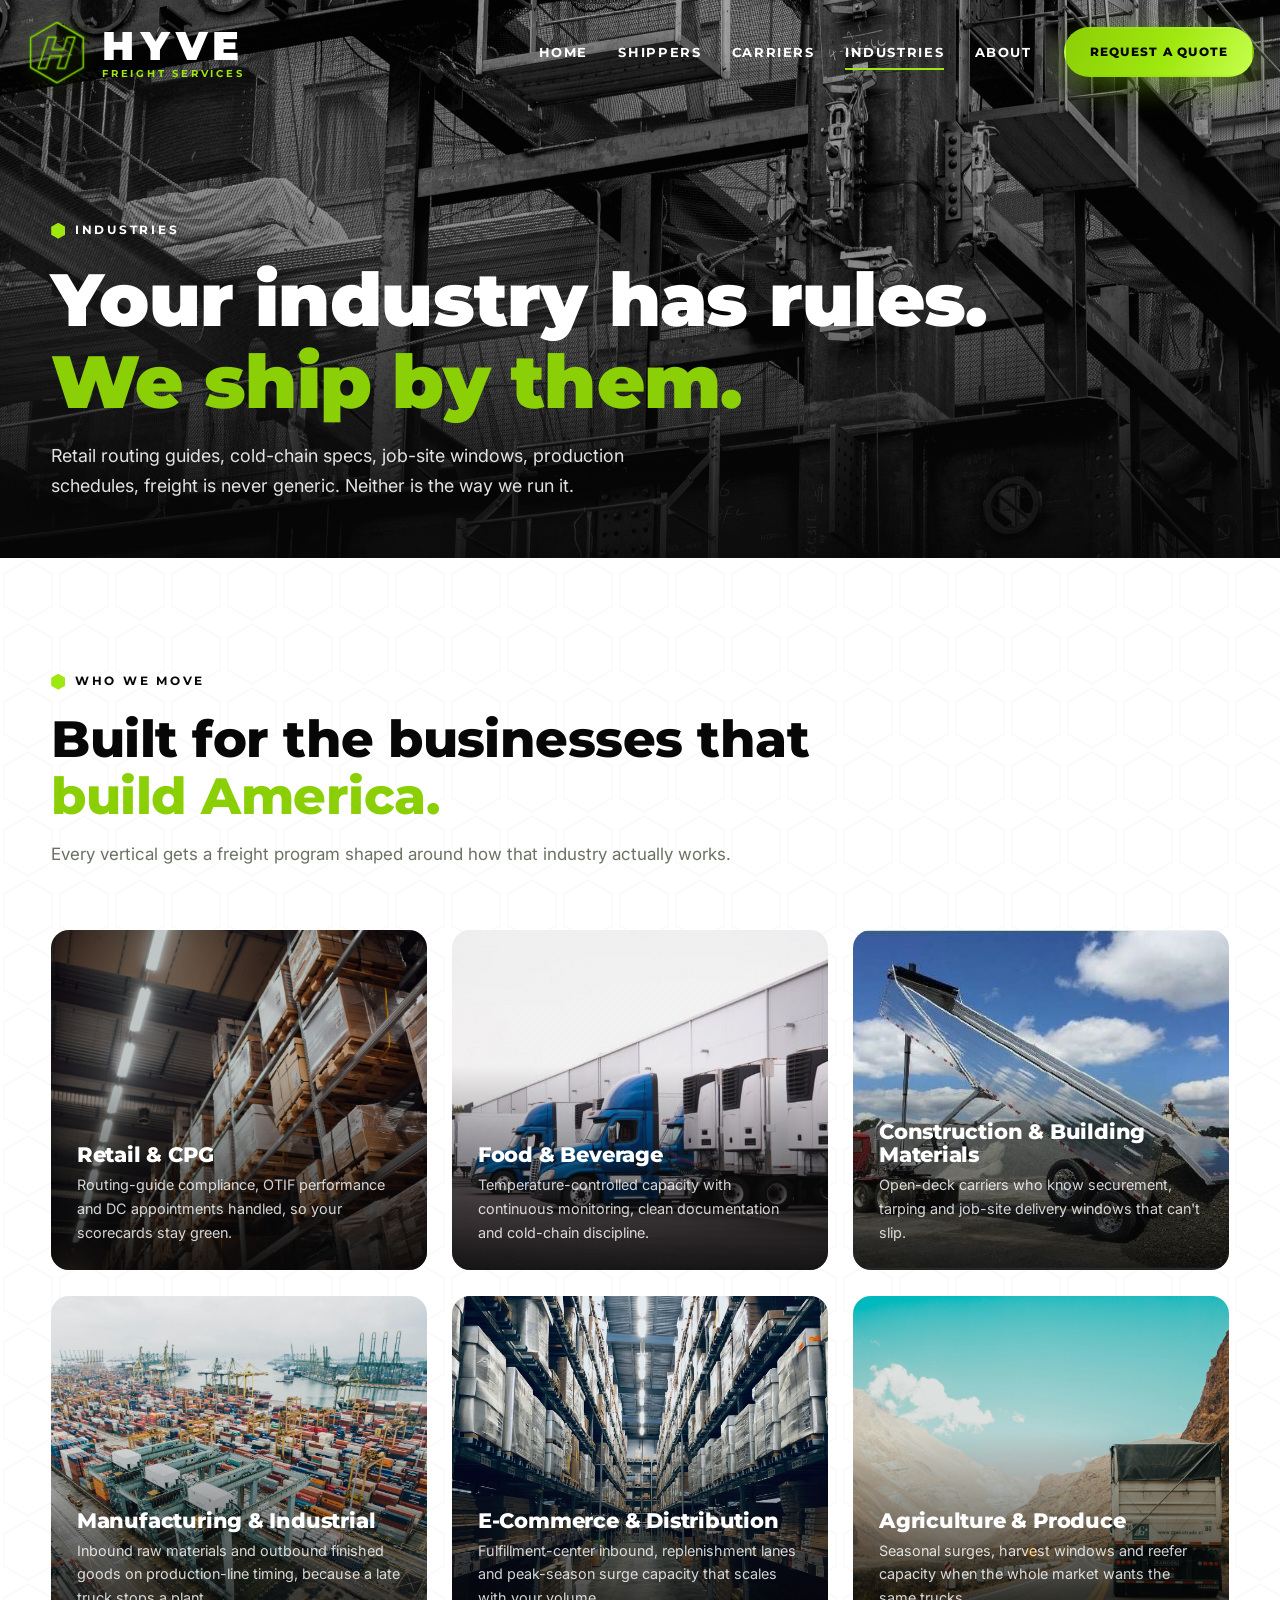
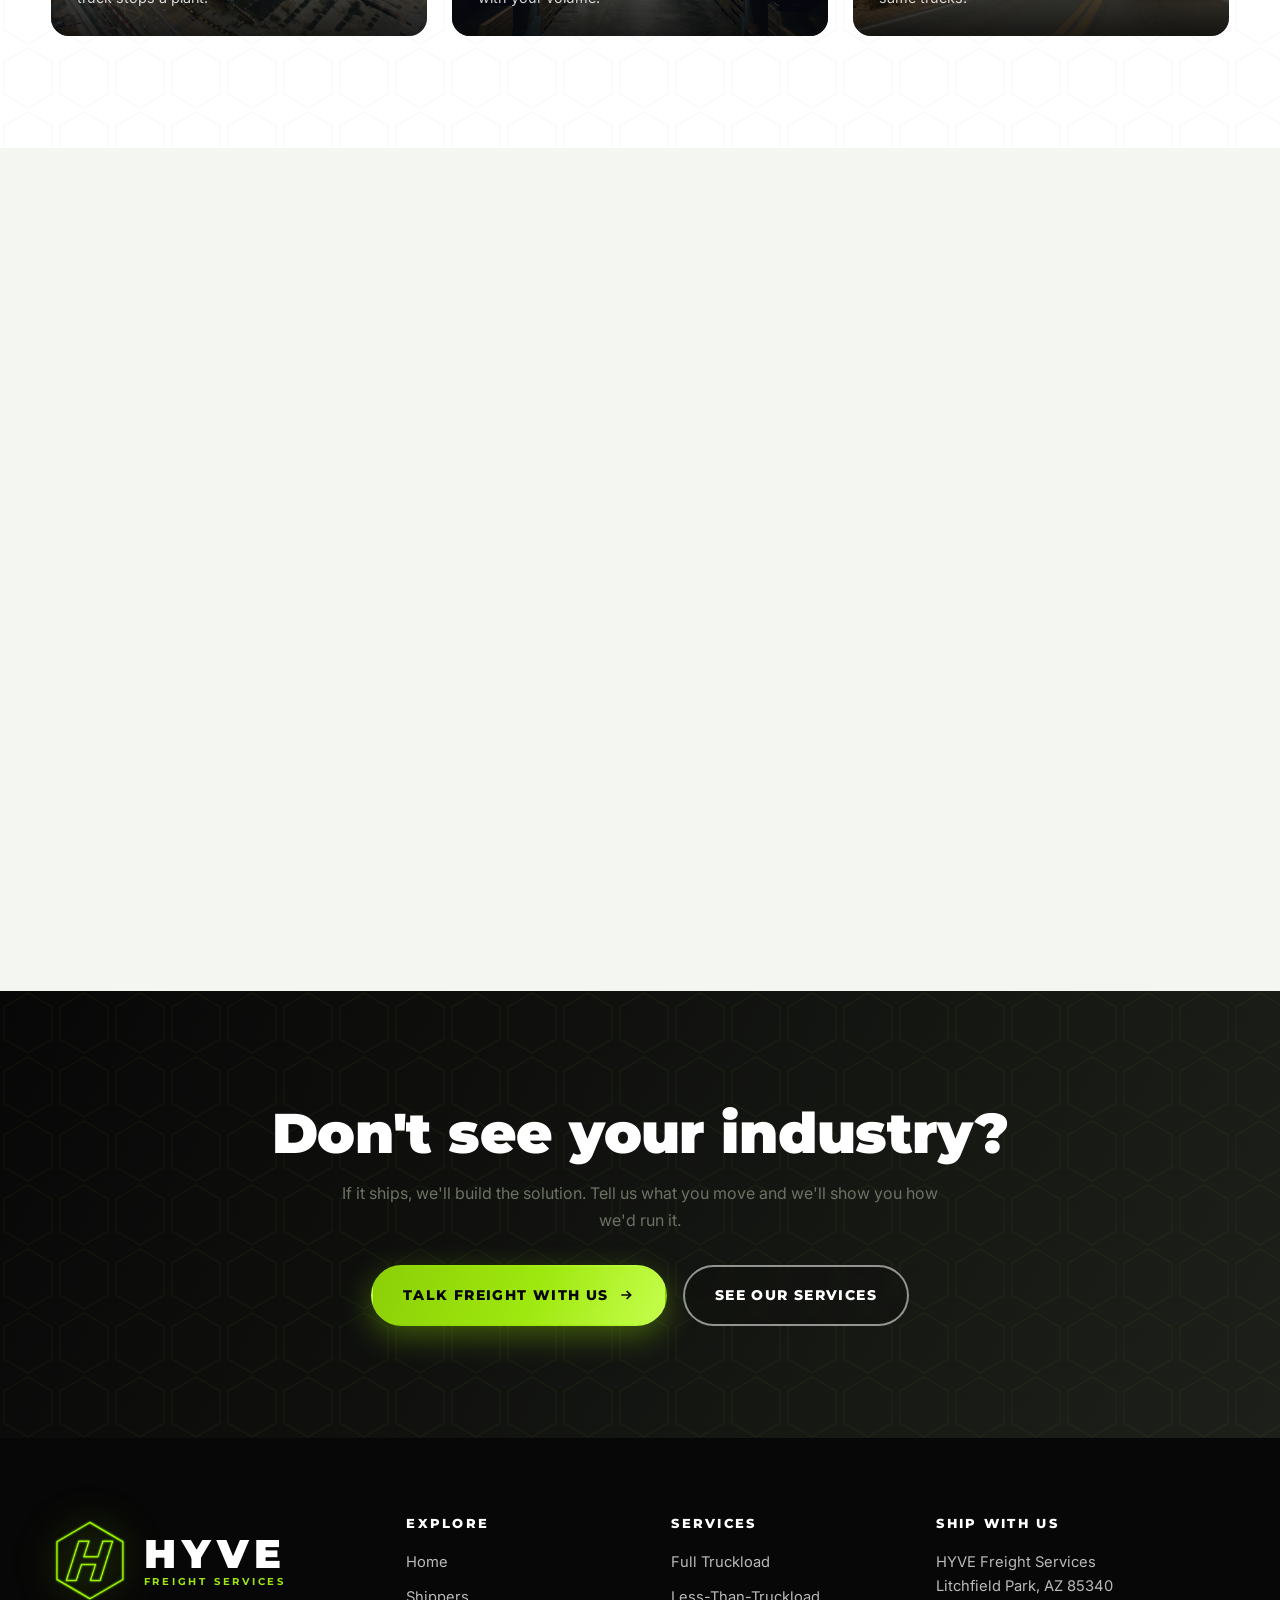
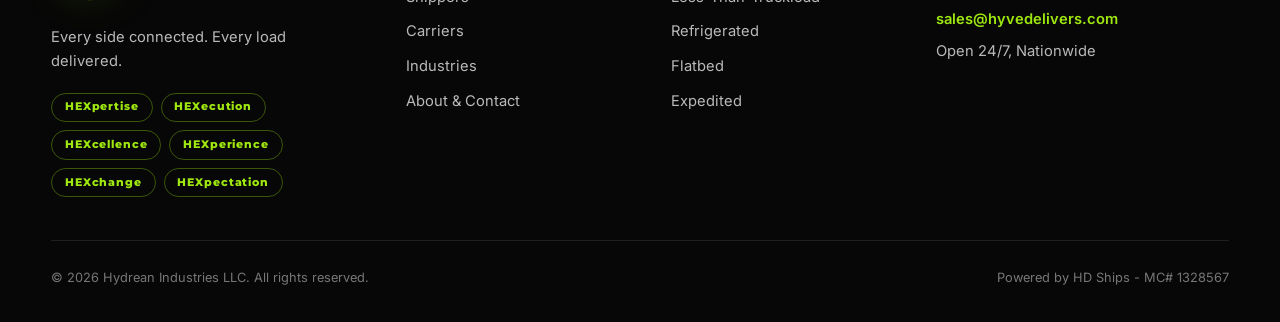
<file: public/industries.html>
<!DOCTYPE html>
<html lang="en">
<head>
  <meta charset="UTF-8">
  <meta name="viewport" content="width=device-width, initial-scale=1.0">
  <title>Industries We Serve | Retail, Food & Beverage, Construction, Manufacturing | HYVE Freight Services</title>
  <meta name="description" content="Freight solutions built around your industry: retail & CPG, food & beverage, construction materials, manufacturing, e-commerce and agriculture. Nationwide freight brokerage from Litchfield Park, AZ.">
  <meta name="keywords" content="retail freight shipping, food and beverage trucking, construction materials shipping, manufacturing freight broker, ecommerce logistics, agriculture freight, industry freight solutions">
  <link rel="canonical" href="https://hyvedelivers.com/industries.html">
  <meta property="og:title" content="Industries We Serve, HYVE Freight Services">
  <meta property="og:description" content="Freight programs shaped around your industry, retail, food & beverage, construction, manufacturing, e-commerce and agriculture.">
  <link rel="icon" type="image/png" href="images/favicon.png">
  <meta property="og:url" content="https://hyvedelivers.com/industries.html">
  <meta property="og:type" content="website">
  <meta property="og:image" content="https://hyvedelivers.com/images/port-cranes.jpg">
  <meta property="og:site_name" content="HYVE Freight Services">
  <meta name="twitter:card" content="summary_large_image">
  <meta name="twitter:image" content="https://hyvedelivers.com/images/port-cranes.jpg">
  <meta name="robots" content="index, follow">
  <link rel="apple-touch-icon" href="images/apple-touch-icon.png">
  <link rel="preconnect" href="https://fonts.googleapis.com">
  <link rel="preconnect" href="https://fonts.gstatic.com" crossorigin>
  <link href="https://fonts.googleapis.com/css2?family=Montserrat:wght@700;800;900&family=Inter:wght@400;500;600;700&family=Caveat:wght@700&family=Kaushan+Script&display=swap" rel="stylesheet">
  <link rel="stylesheet" href="css/style.css">
</head>
<body class="hero-dark">

  <header class="site-header">
    <div class="header-inner">
      <a class="brand" href="index.html" aria-label="HYVE Freight Services, home">
        <img class="brand-hex" src="images/logo-mark.png" alt="HYVE hexagon H logo">
        <span class="brand-word">
          <span class="brand-name">HYVE</span>
          <span class="brand-sub">Freight Services</span>
        </span>
      </a>
      <nav class="main-nav" aria-label="Main navigation">
        <a href="index.html">Home</a>
        <a href="shippers.html">Shippers</a>
        <a href="carriers.html">Carriers</a>
        <a href="industries.html" class="active">Industries</a>
        <a href="about.html">About</a>
      </nav>
      <a href="#quote" class="btn btn-lime header-cta" data-quote>Request a Quote</a>
      <button class="nav-toggle" aria-label="Toggle menu"><span></span><span></span><span></span></button>
    </div>
  </header>

  <main>
    <section class="page-hero">
      <div class="hero-media" data-speed="-1"><img src="images/hero-industries-job.jpg" alt="Structural steel framing going up on an active construction jobsite" fetchpriority="high"></div>
      <div class="page-scrim"></div>
      <div class="container">
        <span class="eyebrow">Industries</span>
        <h1>Your industry has rules.<br><span class="lime">We ship by them.</span></h1>
        <p class="lede">Retail routing guides, cold-chain specs, job-site windows, production schedules, freight is never generic. Neither is the way we run it.</p>
      </div>
    </section>

    <section class="section hex-bg">
      <div class="container">
        <div class="section-head reveal">
          <span class="eyebrow">Who We Move</span>
          <h2>Built for the businesses that <span class="lime">build America.</span></h2>
          <p>Every vertical gets a freight program shaped around how that industry actually works.</p>
        </div>
        <div class="card-grid">
          <article class="photo-card reveal">
            <img src="images/warehouse-pallets.jpg" alt="Palletized retail and CPG freight in a distribution warehouse" loading="lazy">
            <div class="pc-copy"><h3>Retail &amp; CPG</h3><p>Routing-guide compliance, OTIF performance and DC appointments handled, so your scorecards stay green.</p></div>
          </article>
          <article class="photo-card reveal reveal-d1">
            <img src="images/client-reefer-fleet.jpg" alt="Refrigerated trailers staged at a food distribution dock" loading="lazy">
            <div class="pc-copy"><h3>Food &amp; Beverage</h3><p>Temperature-controlled capacity with continuous monitoring, clean documentation and cold-chain discipline.</p></div>
          </article>
          <article class="photo-card reveal reveal-d2">
            <img src="images/client-dump.jpg" alt="Dump trailer delivering construction aggregate" loading="lazy">
            <div class="pc-copy"><h3>Construction &amp; Building Materials</h3><p>Open-deck carriers who know securement, tarping and job-site delivery windows that can't slip.</p></div>
          </article>
          <article class="photo-card reveal">
            <img src="images/port-aerial.jpg" alt="Aerial view of a container yard supporting manufacturing supply chains" loading="lazy">
            <div class="pc-copy"><h3>Manufacturing &amp; Industrial</h3><p>Inbound raw materials and outbound finished goods on production-line timing, because a late truck stops a plant.</p></div>
          </article>
          <article class="photo-card reveal reveal-d1">
            <img src="images/warehouse-aisles.jpg" alt="E-commerce fulfillment warehouse aisles" loading="lazy">
            <div class="pc-copy"><h3>E-Commerce &amp; Distribution</h3><p>Fulfillment-center inbound, replenishment lanes and peak-season surge capacity that scales with your volume.</p></div>
          </article>
          <article class="photo-card reveal reveal-d2">
            <img src="images/truck-rear-mountain.jpg" alt="Freight truck hauling agricultural product cross-country" loading="lazy">
            <div class="pc-copy"><h3>Agriculture &amp; Produce</h3><p>Seasonal surges, harvest windows and reefer capacity when the whole market wants the same trucks.</p></div>
          </article>
        </div>
      </div>
    </section>

    <section class="section quote-section">
      <div class="container">
        <div class="split">
          <div class="split-copy reveal">
            <span class="eyebrow">Coverage</span>
            <h2>Regional roots. <span class="lime">Nationwide reach.</span></h2>
            <p>Headquartered in Litchfield Park, Arizona, HYVE runs freight across the Southwest and all 48 contiguous states, with the same standard on every lane.</p>
            <ul class="value-list">
              <li>Arizona &amp; Southwest regional expertise, Phoenix, Tucson, SoCal, Vegas, El Paso</li>
              <li>Full nationwide coverage through our vetted carrier network</li>
              <li>24/7 operations, freight doesn't keep office hours, neither do we</li>
              <li>One point of contact, whatever the lane</li>
            </ul>
            <a href="#quote" class="btn btn-lime" data-quote>Request a Quote
              <svg width="16" height="16" viewBox="0 0 24 24" fill="none" stroke="currentColor" stroke-width="2.5"><path d="M5 12h14M13 6l6 6-6 6"/></svg>
            </a>
          </div>
          <div class="split-media reveal reveal-d1">
            <div class="photo"><img src="images/aerial-interchange.jpg" alt="Aerial view of a highway interchange, the network HYVE connects" loading="lazy"></div>
            <div class="hex-badge"><strong>48</strong><span>States Served</span></div>
          </div>
        </div>
      </div>
    </section>

    <section class="section cta-band">
      <div class="container">
        <h2>Don't see your industry?</h2>
        <p>If it ships, we'll build the solution. Tell us what you move and we'll show you how we'd run it.</p>
        <div class="hero-ctas">
          <a href="#quote" class="btn btn-lime" data-quote>Talk Freight With Us
            <svg width="16" height="16" viewBox="0 0 24 24" fill="none" stroke="currentColor" stroke-width="2.5"><path d="M5 12h14M13 6l6 6-6 6"/></svg>
          </a>
          <a href="shippers.html" class="btn btn-ghost-light">See Our Services</a>
        </div>
      </div>
    </section>
  </main>

  <footer class="site-footer">
    <div class="container">
      <div class="footer-grid">
        <div class="footer-brand">
          <a class="footer-lockup" href="index.html" aria-label="HYVE Freight Services, home">
            <img class="brand-hex" src="images/logo-mark.png" alt="HYVE hexagon H logo">
            <span class="brand-word">
              <span class="brand-name">HYVE</span>
              <span class="brand-sub">Freight Services</span>
            </span>
          </a>
          <p>Every side connected. Every load delivered.</p>
          <div class="hex-tags"><span>HEXpertise</span><span>HEXecution</span><span>HEXcellence</span><span>HEXperience</span><span>HEXchange</span><span>HEXpectation</span></div>
        </div>
        <div>
          <h4>Explore</h4>
          <ul>
            <li><a href="index.html">Home</a></li>
            <li><a href="shippers.html">Shippers</a></li>
            <li><a href="carriers.html">Carriers</a></li>
            <li><a href="industries.html">Industries</a></li>
            <li><a href="about.html">About &amp; Contact</a></li>
          </ul>
        </div>
        <div>
          <h4>Services</h4>
          <ul>
            <li>Full Truckload</li>
            <li>Less-Than-Truckload</li>
            <li>Refrigerated</li>
            <li>Flatbed</li>
            <li>Expedited</li>
          </ul>
        </div>
        <div class="footer-contact">
          <h4>Ship With Us</h4>
          <p>HYVE Freight Services<br>Litchfield Park, AZ 85340</p>
          <p><a href="mailto:sales@hyvedelivers.com">sales@hyvedelivers.com</a></p>
          <p>Open 24/7, Nationwide</p>
        </div>
      </div>
      <div class="footer-bottom">
        <span>© <span id="year"></span> Hydrean Industries LLC. All rights reserved.</span>
        <span>Powered by HD Ships - MC# 1328567</span>
      </div>
    </div>
  </footer>

  <div class="modal-overlay" id="quoteModal" role="dialog" aria-modal="true" aria-label="Request a freight quote">
    <div class="modal">
      <form class="form-card" data-mailform data-subject="Freight Quote Request, hyvedelivers.com">
        <button type="button" class="modal-close" aria-label="Close">✕</button>
        <h3>Request a Freight Quote</h3>
        <div class="form-grid">
          <div class="field"><label for="m-name">Name *</label><input id="m-name" name="Name" required placeholder="Full name"></div>
          <div class="field"><label for="m-email">Email *</label><input id="m-email" name="Email" type="email" required placeholder="you@company.com"></div>
          <div class="field"><label for="m-origin">Origin *</label><input id="m-origin" name="Origin" required placeholder="City, State or ZIP"></div>
          <div class="field"><label for="m-dest">Destination *</label><input id="m-dest" name="Destination" required placeholder="City, State or ZIP"></div>
          <div class="field"><label for="m-equip">Equipment</label>
            <select id="m-equip" name="Equipment">
              <option>Dry Van (FTL)</option><option>LTL</option><option>Refrigerated</option>
              <option>Flatbed</option><option>Expedited</option><option>Specialized / Other</option>
            </select>
          </div>
          <div class="field"><label for="m-date">Ship Date</label><input id="m-date" name="Ship Date" type="date"></div>
          <div class="field full"><label for="m-notes">Load Details</label><textarea id="m-notes" name="Details" placeholder="Commodity, weight, pallet count, special requirements…"></textarea></div>
        </div>
        <button type="submit" class="btn btn-lime">Send Quote Request</button>
        <p class="form-note">Or email us directly: <a href="mailto:sales@hyvedelivers.com"><strong>sales@hyvedelivers.com</strong></a></p>
        <p class="form-disclaimer form-disclaimer--sms">By providing my phone number to HYVE Freight Services, I agree and acknowledge that HYVE Freight Services may send text messages to my wireless phone number for any purpose. Message frequency will vary, and message and data rates may apply. If you need further assistance, please reply “HELP.” You can also opt out by replying “STOP.”</p>
        <p class="form-disclaimer">No mobile information will be shared with third parties or affiliates for marketing or promotional purposes. All the above categories exclude text messaging originator opt-in data and consent; this information will not be shared with third parties.</p>
      </form>
    </div>
  </div>

  <script src="js/vendor/gsap.min.js"></script>
  <script src="js/vendor/ScrollTrigger.min.js"></script>
  <script src="js/main.js"></script>
</body>
</html>
</file>
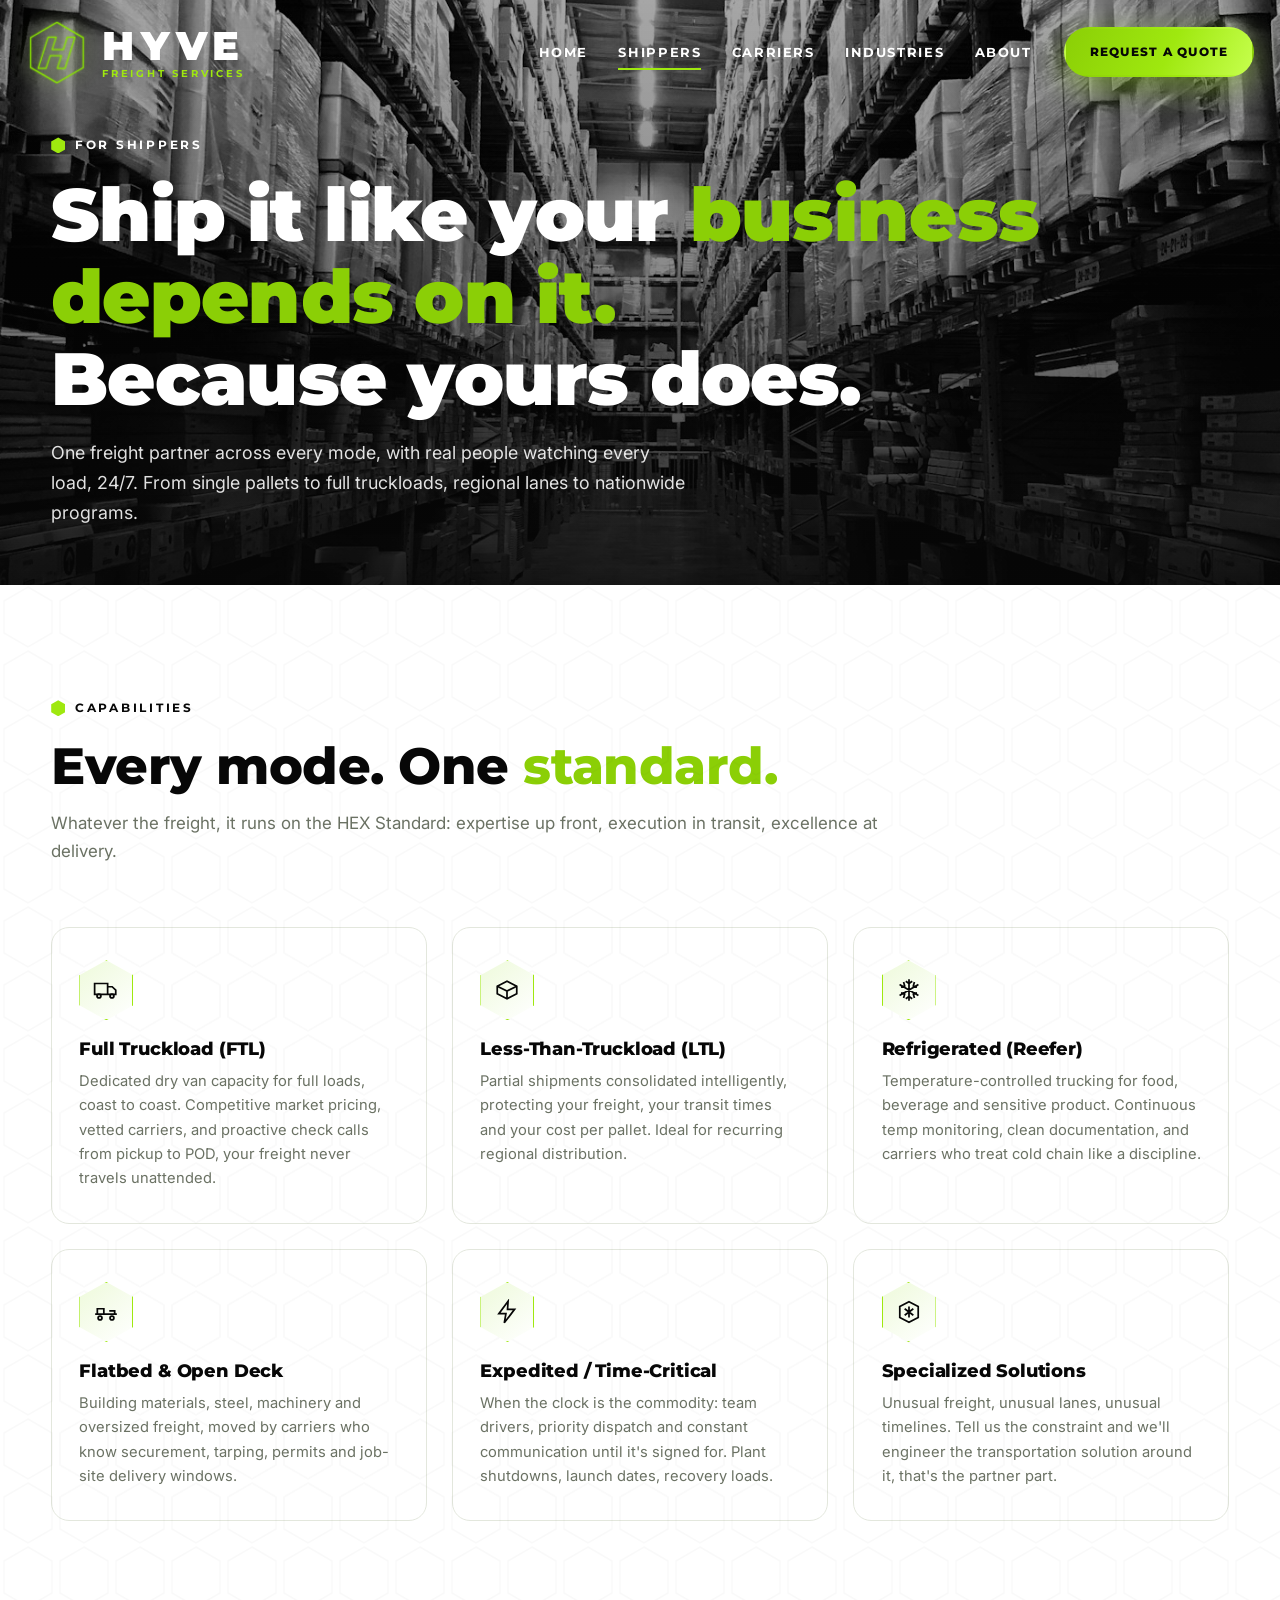
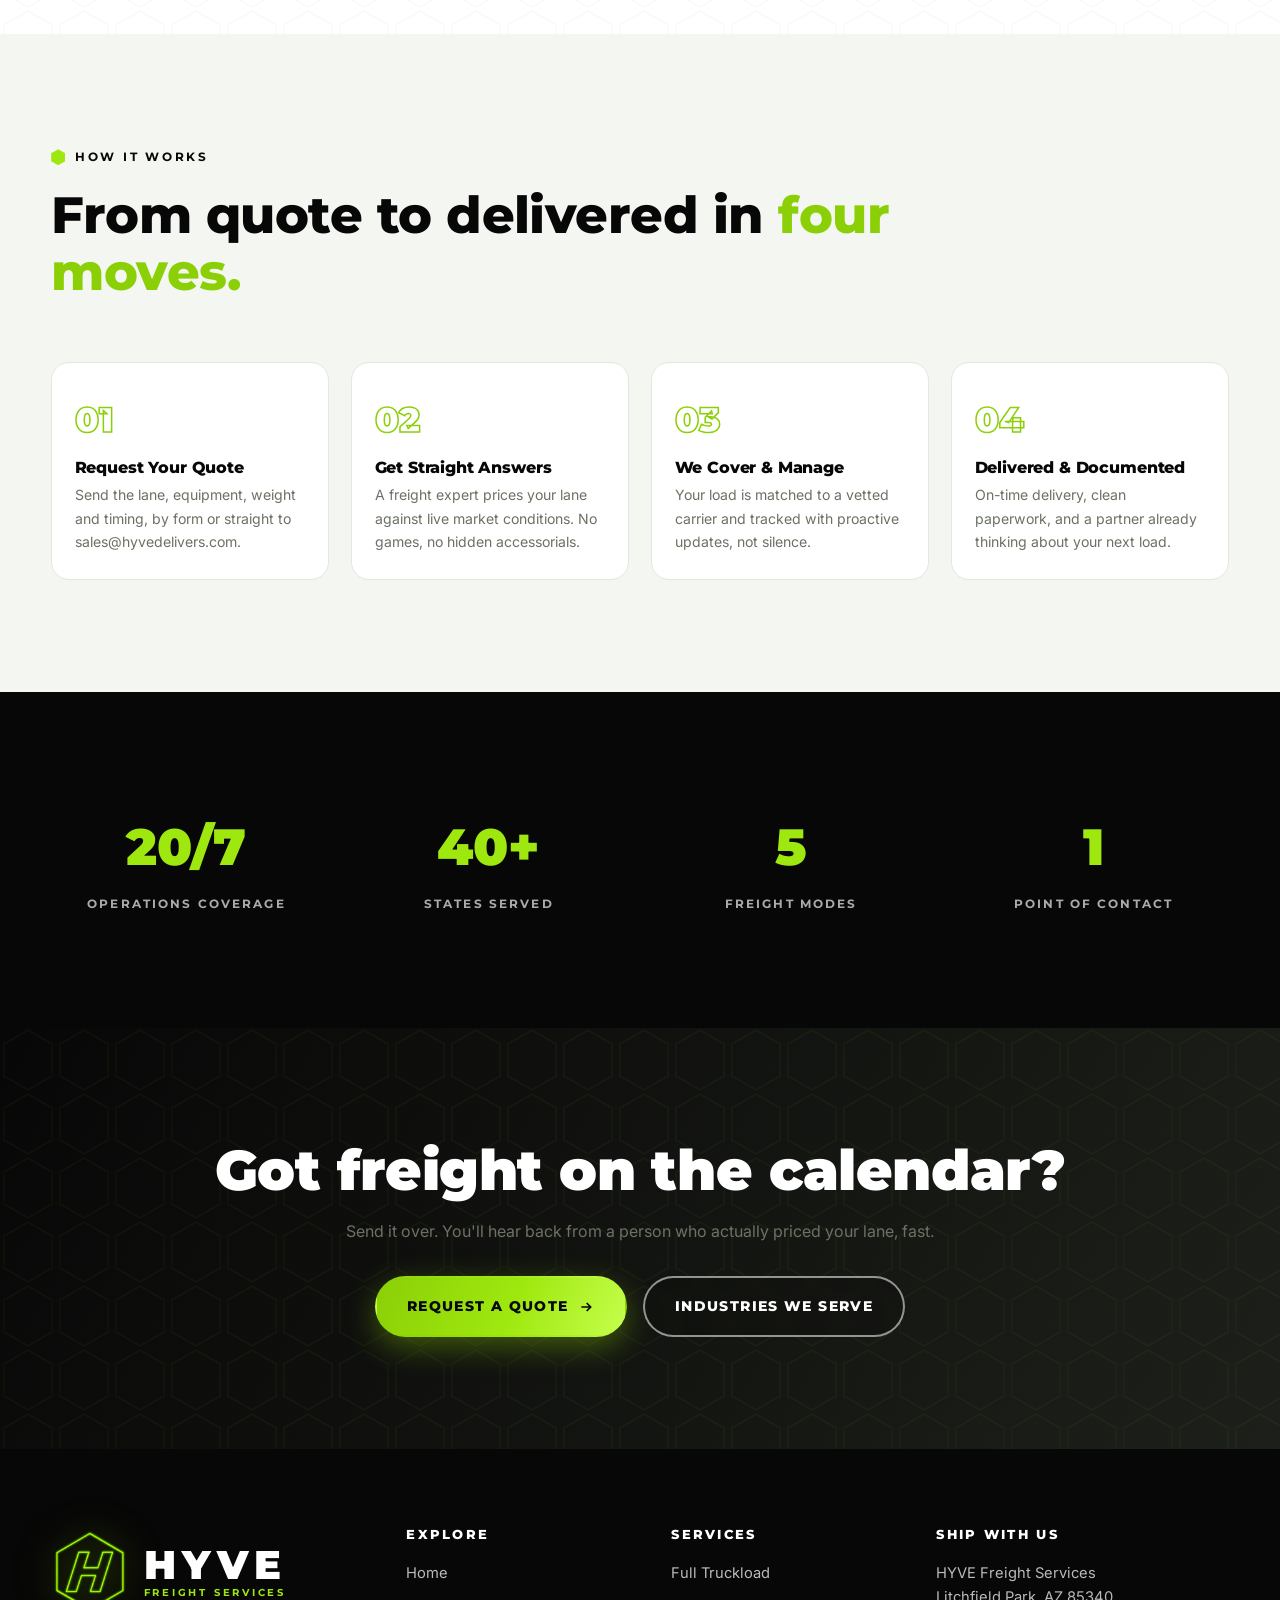
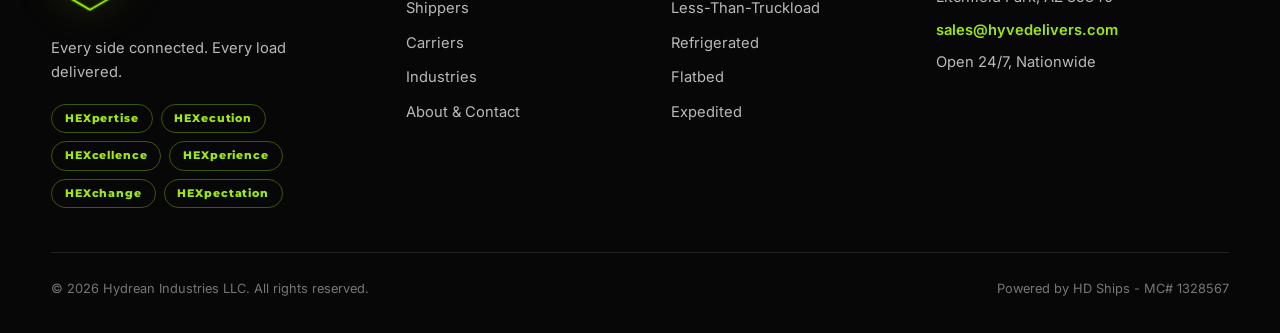
<file: public/shippers.html>
<!DOCTYPE html>
<html lang="en">
<head>
  <meta charset="UTF-8">
  <meta name="viewport" content="width=device-width, initial-scale=1.0">
  <title>Freight Shipping Services for Shippers | FTL, LTL, Refrigerated, Flatbed | HYVE Freight Services</title>
  <meta name="description" content="Full truckload, LTL, refrigerated, flatbed, expedited and specialized freight shipping for commercial shippers. Arizona-based, nationwide coverage, 24/7 operations. Request a freight quote.">
  <meta name="keywords" content="freight shipping services, full truckload broker, LTL shipping quotes, refrigerated freight broker, flatbed freight shipping, expedited freight services, Arizona freight shipping">
  <link rel="canonical" href="https://hyvedelivers.com/shippers.html">
  <meta property="og:title" content="Freight Shipping Services, HYVE Freight Services">
  <meta property="og:description" content="One freight partner across every mode: FTL, LTL, refrigerated, flatbed, expedited and specialized. Nationwide, 24/7.">
  <link rel="icon" type="image/png" href="images/favicon.png">
  <meta property="og:url" content="https://hyvedelivers.com/shippers.html">
  <meta property="og:type" content="website">
  <meta property="og:image" content="https://hyvedelivers.com/images/warehouse-aisles.jpg">
  <meta property="og:site_name" content="HYVE Freight Services">
  <meta name="twitter:card" content="summary_large_image">
  <meta name="twitter:image" content="https://hyvedelivers.com/images/warehouse-aisles.jpg">
  <meta name="robots" content="index, follow">
  <link rel="apple-touch-icon" href="images/apple-touch-icon.png">
  <link rel="preconnect" href="https://fonts.googleapis.com">
  <link rel="preconnect" href="https://fonts.gstatic.com" crossorigin>
  <link href="https://fonts.googleapis.com/css2?family=Montserrat:wght@700;800;900&family=Inter:wght@400;500;600;700&family=Caveat:wght@700&family=Kaushan+Script&display=swap" rel="stylesheet">
  <link rel="stylesheet" href="css/style.css">
  <script type="application/ld+json">
  {
    "@context": "https://schema.org",
    "@type": "Service",
    "serviceType": "Freight Brokerage and Transportation Services",
    "provider": { "@type": "LocalBusiness", "name": "HYVE Freight Services", "email": "sales@hyvedelivers.com" },
    "areaServed": "United States",
    "hasOfferCatalog": {
      "@type": "OfferCatalog",
      "name": "Freight Services",
      "itemListElement": [
        { "@type": "Offer", "itemOffered": { "@type": "Service", "name": "Full Truckload Shipping" } },
        { "@type": "Offer", "itemOffered": { "@type": "Service", "name": "Less-Than-Truckload (LTL) Shipping" } },
        { "@type": "Offer", "itemOffered": { "@type": "Service", "name": "Refrigerated Freight" } },
        { "@type": "Offer", "itemOffered": { "@type": "Service", "name": "Flatbed Freight" } },
        { "@type": "Offer", "itemOffered": { "@type": "Service", "name": "Expedited Freight" } },
        { "@type": "Offer", "itemOffered": { "@type": "Service", "name": "Specialized Transportation Solutions" } }
      ]
    }
  }
  </script>
</head>
<body class="hero-dark">

  <header class="site-header">
    <div class="header-inner">
      <a class="brand" href="index.html" aria-label="HYVE Freight Services, home">
        <img class="brand-hex" src="images/logo-mark.png" alt="HYVE hexagon H logo">
        <span class="brand-word">
          <span class="brand-name">HYVE</span>
          <span class="brand-sub">Freight Services</span>
        </span>
      </a>
      <nav class="main-nav" aria-label="Main navigation">
        <a href="index.html">Home</a>
        <a href="shippers.html" class="active">Shippers</a>
        <a href="carriers.html">Carriers</a>
        <a href="industries.html">Industries</a>
        <a href="about.html">About</a>
      </nav>
      <a href="#quote" class="btn btn-lime header-cta" data-quote>Request a Quote</a>
      <button class="nav-toggle" aria-label="Toggle menu"><span></span><span></span><span></span></button>
    </div>
  </header>

  <main>
    <section class="page-hero">
      <div class="hero-media" data-speed="-1"><img src="images/warehouse-aisles.jpg" alt="High-bay warehouse aisles stocked with commercial freight" fetchpriority="high"></div>
      <div class="page-scrim"></div>
      <div class="container">
        <span class="eyebrow">For Shippers</span>
        <h1>Ship it like your <span class="lime">business depends on it.</span><br>Because yours does.</h1>
        <p class="lede">One freight partner across every mode, with real people watching every load, 24/7. From single pallets to full truckloads, regional lanes to nationwide programs.</p>
      </div>
    </section>

    <section class="section hex-bg">
      <div class="container">
        <div class="section-head reveal">
          <span class="eyebrow">Capabilities</span>
          <h2>Every mode. One <span class="lime">standard.</span></h2>
          <p>Whatever the freight, it runs on the HEX Standard: expertise up front, execution in transit, excellence at delivery.</p>
        </div>
        <div class="card-grid">
          <article class="info-card reveal" id="ftl">
            <div class="ic"><svg viewBox="0 0 24 24" fill="none" stroke-width="1.6"><path d="M1.5 6h12v10h-12zM13.5 9h4.2l3.3 3.2V16h-7.5z"/><circle cx="5.5" cy="17.5" r="1.8"/><circle cx="17.5" cy="17.5" r="1.8"/></svg></div>
            <h3>Full Truckload (FTL)</h3>
            <p>Dedicated dry van capacity for full loads, coast to coast. Competitive market pricing, vetted carriers, and proactive check calls from pickup to POD, your freight never travels unattended.</p>
          </article>
          <article class="info-card reveal reveal-d1" id="ltl">
            <div class="ic"><svg viewBox="0 0 24 24" fill="none" stroke-width="1.6"><path d="M3 8.5 12 4l9 4.5v7L12 20l-9-4.5z"/><path d="M3 8.5 12 13l9-4.5M12 13v7"/></svg></div>
            <h3>Less-Than-Truckload (LTL)</h3>
            <p>Partial shipments consolidated intelligently, protecting your freight, your transit times and your cost per pallet. Ideal for recurring regional distribution.</p>
          </article>
          <article class="info-card reveal reveal-d2" id="reefer">
            <div class="ic"><svg viewBox="0 0 24 24" fill="none" stroke-width="1.6"><path d="M12 2v20M12 6l3-2M12 6 9 4M12 18l3 2M12 18l-3 2M3.3 7l17.4 10M7 4.7 8 8.2 4.6 9.3M17 19.3 16 15.8l3.4-1.1M20.7 7 3.3 17M17 4.7 16 8.2l3.4 1.1M7 19.3l1-3.5-3.4-1.1"/></svg></div>
            <h3>Refrigerated (Reefer)</h3>
            <p>Temperature-controlled trucking for food, beverage and sensitive product. Continuous temp monitoring, clean documentation, and carriers who treat cold chain like a discipline.</p>
          </article>
          <article class="info-card reveal" id="flatbed">
            <div class="ic"><svg viewBox="0 0 24 24" fill="none" stroke-width="1.6"><path d="M2 14h20M4 14V9h6v5M20 14v-3h-5"/><circle cx="6.5" cy="17.5" r="1.8"/><circle cx="17.5" cy="17.5" r="1.8"/></svg></div>
            <h3>Flatbed &amp; Open Deck</h3>
            <p>Building materials, steel, machinery and oversized freight, moved by carriers who know securement, tarping, permits and job-site delivery windows.</p>
          </article>
          <article class="info-card reveal reveal-d1" id="expedited">
            <div class="ic"><svg viewBox="0 0 24 24" fill="none" stroke-width="1.6"><path d="M13 2 4.5 13.5H11L9.5 22 19 9.5h-6.5z"/></svg></div>
            <h3>Expedited / Time-Critical</h3>
            <p>When the clock is the commodity: team drivers, priority dispatch and constant communication until it's signed for. Plant shutdowns, launch dates, recovery loads.</p>
          </article>
          <article class="info-card reveal reveal-d2" id="specialized">
            <div class="ic"><svg viewBox="0 0 24 24" fill="none" stroke-width="1.6"><path d="M12 2.5 20.5 7v10L12 21.5 3.5 17V7z"/><path d="M12 7v10M8 9l8 6M16 9l-8 6"/></svg></div>
            <h3>Specialized Solutions</h3>
            <p>Unusual freight, unusual lanes, unusual timelines. Tell us the constraint and we'll engineer the transportation solution around it, that's the partner part.</p>
          </article>
        </div>
      </div>
    </section>

    <section class="section quote-section">
      <div class="container">
        <div class="section-head reveal">
          <span class="eyebrow">How It Works</span>
          <h2>From quote to delivered in <span class="lime">four moves.</span></h2>
        </div>
        <div class="steps">
          <div class="step reveal"><h3>Request Your Quote</h3><p>Send the lane, equipment, weight and timing, by form or straight to sales@hyvedelivers.com.</p></div>
          <div class="step reveal reveal-d1"><h3>Get Straight Answers</h3><p>A freight expert prices your lane against live market conditions. No games, no hidden accessorials.</p></div>
          <div class="step reveal reveal-d2"><h3>We Cover &amp; Manage</h3><p>Your load is matched to a vetted carrier and tracked with proactive updates, not silence.</p></div>
          <div class="step reveal reveal-d3"><h3>Delivered &amp; Documented</h3><p>On-time delivery, clean paperwork, and a partner already thinking about your next load.</p></div>
        </div>
      </div>
    </section>

    <section class="section stat-band">
      <div class="container">
        <div class="stat-grid">
          <div class="reveal"><strong data-count="24" data-suffix="/7">0</strong><span>Operations Coverage</span></div>
          <div class="reveal reveal-d1"><strong data-count="48" data-suffix="+">0</strong><span>States Served</span></div>
          <div class="reveal reveal-d2"><strong data-count="6" data-suffix="">0</strong><span>Freight Modes</span></div>
          <div class="reveal reveal-d3"><strong data-count="1" data-suffix="">0</strong><span>Point of Contact</span></div>
        </div>
      </div>
    </section>

    <section class="section cta-band">
      <div class="container">
        <h2>Got freight on the calendar?</h2>
        <p>Send it over. You'll hear back from a person who actually priced your lane, fast.</p>
        <div class="hero-ctas">
          <a href="#quote" class="btn btn-lime" data-quote>Request a Quote
            <svg width="16" height="16" viewBox="0 0 24 24" fill="none" stroke="currentColor" stroke-width="2.5"><path d="M5 12h14M13 6l6 6-6 6"/></svg>
          </a>
          <a href="industries.html" class="btn btn-ghost-light">Industries We Serve</a>
        </div>
      </div>
    </section>
  </main>

  <footer class="site-footer">
    <div class="container">
      <div class="footer-grid">
        <div class="footer-brand">
          <a class="footer-lockup" href="index.html" aria-label="HYVE Freight Services, home">
            <img class="brand-hex" src="images/logo-mark.png" alt="HYVE hexagon H logo">
            <span class="brand-word">
              <span class="brand-name">HYVE</span>
              <span class="brand-sub">Freight Services</span>
            </span>
          </a>
          <p>Every side connected. Every load delivered.</p>
          <div class="hex-tags"><span>HEXpertise</span><span>HEXecution</span><span>HEXcellence</span><span>HEXperience</span><span>HEXchange</span><span>HEXpectation</span></div>
        </div>
        <div>
          <h4>Explore</h4>
          <ul>
            <li><a href="index.html">Home</a></li>
            <li><a href="shippers.html">Shippers</a></li>
            <li><a href="carriers.html">Carriers</a></li>
            <li><a href="industries.html">Industries</a></li>
            <li><a href="about.html">About &amp; Contact</a></li>
          </ul>
        </div>
        <div>
          <h4>Services</h4>
          <ul>
            <li>Full Truckload</li>
            <li>Less-Than-Truckload</li>
            <li>Refrigerated</li>
            <li>Flatbed</li>
            <li>Expedited</li>
          </ul>
        </div>
        <div class="footer-contact">
          <h4>Ship With Us</h4>
          <p>HYVE Freight Services<br>Litchfield Park, AZ 85340</p>
          <p><a href="mailto:sales@hyvedelivers.com">sales@hyvedelivers.com</a></p>
          <p>Open 24/7, Nationwide</p>
        </div>
      </div>
      <div class="footer-bottom">
        <span>© <span id="year"></span> Hydrean Industries LLC. All rights reserved.</span>
        <span>Powered by HD Ships - MC# 1328567</span>
      </div>
    </div>
  </footer>

  <div class="modal-overlay" id="quoteModal" role="dialog" aria-modal="true" aria-label="Request a freight quote">
    <div class="modal">
      <form class="form-card" data-mailform data-subject="Freight Quote Request, hyvedelivers.com">
        <button type="button" class="modal-close" aria-label="Close">✕</button>
        <h3>Request a Freight Quote</h3>
        <div class="form-grid">
          <div class="field"><label for="m-name">Name *</label><input id="m-name" name="Name" required placeholder="Full name"></div>
          <div class="field"><label for="m-email">Email *</label><input id="m-email" name="Email" type="email" required placeholder="you@company.com"></div>
          <div class="field"><label for="m-origin">Origin *</label><input id="m-origin" name="Origin" required placeholder="City, State or ZIP"></div>
          <div class="field"><label for="m-dest">Destination *</label><input id="m-dest" name="Destination" required placeholder="City, State or ZIP"></div>
          <div class="field"><label for="m-equip">Equipment</label>
            <select id="m-equip" name="Equipment">
              <option>Dry Van (FTL)</option><option>LTL</option><option>Refrigerated</option>
              <option>Flatbed</option><option>Expedited</option><option>Specialized / Other</option>
            </select>
          </div>
          <div class="field"><label for="m-date">Ship Date</label><input id="m-date" name="Ship Date" type="date"></div>
          <div class="field full"><label for="m-notes">Load Details</label><textarea id="m-notes" name="Details" placeholder="Commodity, weight, pallet count, special requirements…"></textarea></div>
        </div>
        <button type="submit" class="btn btn-lime">Send Quote Request</button>
        <p class="form-note">Or email us directly: <a href="mailto:sales@hyvedelivers.com"><strong>sales@hyvedelivers.com</strong></a></p>
        <p class="form-disclaimer form-disclaimer--sms">By providing my phone number to HYVE Freight Services, I agree and acknowledge that HYVE Freight Services may send text messages to my wireless phone number for any purpose. Message frequency will vary, and message and data rates may apply. If you need further assistance, please reply “HELP.” You can also opt out by replying “STOP.”</p>
        <p class="form-disclaimer">No mobile information will be shared with third parties or affiliates for marketing or promotional purposes. All the above categories exclude text messaging originator opt-in data and consent; this information will not be shared with third parties.</p>
      </form>
    </div>
  </div>

  <script src="js/vendor/gsap.min.js"></script>
  <script src="js/vendor/ScrollTrigger.min.js"></script>
  <script src="js/main.js"></script>
</body>
</html>
</file>
<file: public/css/style.css>
/* ============================================================
   HYVE FREIGHT SERVICES — global stylesheet
   Palette: neon lime on white/light gray with charcoal accents
   ============================================================ */

:root {
  --ink: #070707;
  --ink-2: #131511;
  --ink-3: #1d201a;
  --paper: #ffffff;
  --mist: #f4f6f1;
  --limewash: #eefadb;
  --lime: #9fe80f;          /* primary neon lime */
  --lime-deep: #8bcf06;     /* brand base */
  --lime-bright: #c6ff4d;   /* glow highlight */
  --gray: #6b7264;
  --gray-line: #e3e7dd;
  --shadow: 0 20px 60px rgba(7, 7, 7, .12);
  --radius: 18px;
  --font-head: 'Montserrat', 'Helvetica Neue', sans-serif;
  --font-body: 'Inter', 'Helvetica Neue', sans-serif;
  --font-script: 'Caveat', cursive;
  --font-flow: 'Kaushan Script', 'Segoe Script', cursive;   /* smooth semi-handwritten, not classic cursive */
}

* { margin: 0; padding: 0; box-sizing: border-box; }

html { scroll-behavior: smooth; }

body {
  font-family: var(--font-body);
  color: var(--ink);
  background: var(--paper);
  line-height: 1.65;
  overflow-x: hidden;
  -webkit-font-smoothing: antialiased;
}

img { max-width: 100%; display: block; }
a { color: inherit; text-decoration: none; }
ul { list-style: none; }
button { font-family: inherit; cursor: pointer; }

h1, h2, h3, h4 { font-family: var(--font-head); line-height: 1.12; letter-spacing: -.01em; }

.container { width: min(1200px, 92vw); margin: 0 auto; }

::selection { background: var(--lime); color: var(--ink); }

/* ---------- utility ---------- */
.lime { color: var(--lime-deep); }
.script { font-family: var(--font-script); font-weight: 700; }
.eyebrow {
  display: inline-flex; align-items: center; gap: .6rem;
  font-family: var(--font-head); font-size: .78rem; font-weight: 700;
  letter-spacing: .22em; text-transform: uppercase; color: var(--ink);
}
.eyebrow::before {
  content: ''; width: 14px; height: 16px; flex: none;
  background: var(--lime);
  clip-path: polygon(50% 0, 100% 25%, 100% 75%, 50% 100%, 0 75%, 0 25%);
}
.section { padding: clamp(4.7rem, 8.8vw, 8.35rem) 0; position: relative; }
.section-head { max-width: 860px; margin-bottom: clamp(2.35rem, 4.8vw, 4.1rem); }
.section-head h2 { font-size: clamp(2rem, 4.4vw, 3.2rem); font-weight: 800; margin: .8rem 0 1rem; }
.section-head p { color: var(--gray); font-size: 1.06rem; }

/* hexagon pattern backdrop */
.hex-bg { position: relative; }
.hex-bg::before {
  content: ''; position: absolute; inset: 0; pointer-events: none; opacity: .5;
  background-image: url("data:image/svg+xml,%3Csvg width='56' height='64' viewBox='0 0 56 64' xmlns='http://www.w3.org/2000/svg'%3E%3Cpath d='M28 2 52 16v32L28 62 4 48V16z' fill='none' stroke='%23070707' stroke-opacity='.045' stroke-width='1.5'/%3E%3C/svg%3E");
}

/* ---------- buttons ---------- */
.btn {
  display: inline-flex; align-items: center; justify-content: center; gap: .6rem;
  font-family: var(--font-head); font-weight: 800; font-size: .86rem;
  letter-spacing: .1em; text-transform: uppercase;
  padding: 1.05rem 1.9rem; border-radius: 999px; border: 2px solid transparent;
  transition: transform .25s ease, box-shadow .25s ease, background .25s ease, color .25s ease, border-color .25s ease;
  white-space: nowrap;
}
.btn svg { transition: transform .25s ease; }
.btn:hover svg { transform: translateX(4px); }
.btn-lime {
  background: linear-gradient(115deg, var(--lime-deep), var(--lime) 55%, var(--lime-bright));
  color: var(--ink); box-shadow: 0 10px 30px rgba(139, 207, 6, .38);
}
.btn-lime:hover { transform: translateY(-2px); box-shadow: 0 16px 40px rgba(139, 207, 6, .5); }
.btn-ghost-dark { border-color: rgba(7,7,7,.35); color: var(--ink); background: transparent; }
.btn-ghost-dark:hover { border-color: var(--ink); background: var(--ink); color: #fff; }
.btn-ghost-light { border-color: rgba(255,255,255,.55); color: #fff; background: rgba(7,7,7,.18); backdrop-filter: blur(4px); }
.btn-ghost-light:hover { border-color: var(--lime); color: var(--lime-bright); }
.btn-dark { background: var(--ink); color: #fff; }
.btn-dark:hover { background: var(--ink-3); transform: translateY(-2px); }

/* ============================================================
   HEADER — full lockup collapses to hex-only on scroll
   ============================================================ */
.site-header {
  position: fixed; top: 0; left: 0; right: 0; z-index: 900;
  transition: box-shadow .35s ease, padding .35s ease;
  padding: 1.1rem 0;
}
/* The white bar gets its own layer on purpose. A backdrop-filter on .site-header
   itself would make the header a containing block for the fixed mobile nav inside
   it, so .main-nav's inset:0 would resolve to the ~74px header instead of the
   viewport and translateY(-100%) would leave the last links stuck on screen. */
.site-header::before {
  content: ''; position: absolute; inset: 0; z-index: -1;
  background: rgba(255, 255, 255, .92);
  backdrop-filter: blur(14px); -webkit-backdrop-filter: blur(14px);
  opacity: 0; transition: opacity .35s ease;
}
.site-header.scrolled::before { opacity: 1; }
.site-header.scrolled {
  box-shadow: 0 6px 30px rgba(7,7,7,.08);
  padding: .55rem 0;
}
.header-inner { display: flex; align-items: center; gap: 2rem; width: min(1660px, 96vw); margin: 0 auto; }

.brand { display: flex; align-items: center; gap: .9rem; flex: none; }
.brand-hex {
  width: 62px; transition: width .35s ease;
  filter: saturate(1.25) drop-shadow(0 0 10px rgba(139, 207, 6, .45));
}
.site-header.scrolled .brand-hex { width: 50px; }
/* neon on white needs a touch less bloom to stay crisp */
.site-header.scrolled .brand-hex { filter: saturate(1.3) brightness(.95) drop-shadow(0 0 6px rgba(139, 207, 6, .3)); }
.brand-word {
  overflow: hidden; max-width: 300px; opacity: 1;
  transition: max-width .45s ease, opacity .35s ease, transform .45s ease;
  line-height: 1;
}
.site-header.scrolled .brand-word { max-width: 0; opacity: 0; transform: translateX(-8px); }
.brand-word .brand-name {
  font-family: var(--font-head); font-weight: 900; font-size: 2.5rem;
  letter-spacing: .17em; color: var(--ink); display: block;
  /* trailing letter-space would push the sub-line out of alignment */
  margin-right: -.17em;
}
.brand-word .brand-sub {
  font-family: var(--font-head); font-weight: 700; font-size: .62rem;
  letter-spacing: .28em; color: var(--lime-deep); display: block; margin-top: .2rem;
  text-transform: uppercase; white-space: nowrap; margin-right: -.28em;
}
.hero-dark .site-header:not(.scrolled) .brand-name { color: #fff; }
.hero-dark .site-header:not(.scrolled) .brand-sub { color: var(--lime); }

.main-nav { display: flex; gap: 1.9rem; margin-left: auto; }
.main-nav a {
  font-family: var(--font-head); font-size: .84rem; font-weight: 700;
  letter-spacing: .12em; text-transform: uppercase; color: var(--ink);
  position: relative; padding: .4rem 0;
}
.main-nav a::after {
  content: ''; position: absolute; left: 0; bottom: 0; height: 2px; width: 0;
  background: var(--lime); transition: width .28s ease;
}
.main-nav a:hover::after, .main-nav a.active::after { width: 100%; }
.hero-dark .site-header:not(.scrolled) .main-nav a { color: #fff; }

.header-cta { flex: none; padding: .8rem 1.5rem; font-size: .78rem; }

.nav-toggle { display: none; background: none; border: 0; width: 44px; height: 44px; position: relative; z-index: 1001; }
.nav-toggle span {
  display: block; width: 26px; height: 3px; border-radius: 2px; background: var(--ink);
  margin: 5px auto; transition: transform .3s ease, opacity .3s ease;
}
.hero-dark .site-header:not(.scrolled) .nav-toggle span { background: #fff; }
body.nav-open .nav-toggle span { background: var(--ink) !important; }
body.nav-open .nav-toggle span:nth-child(1) { transform: translateY(8px) rotate(45deg); }
body.nav-open .nav-toggle span:nth-child(2) { opacity: 0; }
body.nav-open .nav-toggle span:nth-child(3) { transform: translateY(-8px) rotate(-45deg); }

@media (max-width: 900px) {
  .main-nav {
    position: fixed; inset: 0; background: rgba(255,255,255,.98);
    flex-direction: column; align-items: center; justify-content: center; gap: 2.2rem;
    transform: translateY(-100%); transition: transform .4s ease; z-index: 1000;
  }
  body.nav-open .main-nav { transform: translateY(0); }
  .main-nav a { font-size: 1.2rem; color: var(--ink) !important; }
  .nav-toggle { display: block; margin-left: auto; }
  .header-cta { display: none; }
}

/* ============================================================
   HERO
   ============================================================ */
.hero {
  position: relative; min-height: 100svh; display: flex; align-items: center;
  overflow: hidden; padding: 7.5rem 0 5rem;
}
.hero-media { position: absolute; inset: -16% 0; z-index: -2; }
.hero-media picture { display: block; width: 100%; height: 100%; }
.hero-media img { width: 100%; height: 100%; object-fit: cover; object-position: center 62%; }

/* the homepage hero is grayscale like every other hero; the neon is the only colour */
.hero .hero-media { inset: -8% 0; }
.hero .hero-media img { filter: grayscale(1) contrast(1.05) brightness(.97); }
/* the frame is 2.28:1 and the hero is not, so bias the crop to keep the truck in shot */
.hero .hero-media img { object-position: 62% 52%; }
/* dark only where the words are: the truck and the range stay open */
.hero-scrim {
  position: absolute; inset: 0; z-index: -1;
  background:
    linear-gradient(96deg, rgba(7,7,7,.84) 0%, rgba(7,7,7,.7) 24%, rgba(7,7,7,.34) 48%, rgba(7,7,7,.08) 66%, rgba(7,7,7,0) 82%),
    linear-gradient(to bottom, rgba(7,7,7,.52) 0%, rgba(7,7,7,0) 24%),
    linear-gradient(to top, rgba(7,7,7,.46) 0%, rgba(7,7,7,0) 28%);
}
.hero .container { width: min(1660px, 96vw); }
.hero-content { max-width: 780px; }

.hero-title {
  font-size: clamp(3rem, 8.4vw, 6.4rem); font-weight: 900;
  text-transform: none; color: #fff; line-height: .98;
  text-shadow: 0 2px 26px rgba(7, 7, 7, .5);
}
.hero-title .line { display: block; }
.hero-title .line .strike-wrap { display: inline-block; position: relative; }
.strike-line {
  position: absolute; left: -3%; top: 50%; width: 105%; height: 1.02em;
  overflow: visible; pointer-events: none; transform: translateY(-52%) rotate(-1deg);
}
/* two deliberate passes, not a scribble: BROKERS has to stay readable under them */
.strike-line path {
  /* BLACK, not white: on white type over a grayscale plate, white strokes muddy the word.
     Black keeps BROKERS fully legible AND reads instantly as a deliberate cross-out.
     A white halo here just makes them glow — keep the edge clean. */
  stroke: #070707; fill: none; stroke-linecap: round; stroke-linejoin: round;
  filter: drop-shadow(0 0 2px rgba(255, 255, 255, .35));
}
.strike-line .s1 { stroke-width: 10.6; }
.strike-line .s2 { stroke-width: 9.4; }
.hero-partners {
  display: block; font-family: var(--font-script); font-weight: 700;
  font-size: clamp(4.4rem, 12vw, 9.4rem); line-height: .8;
  color: var(--lime); transform: rotate(-4deg); margin: .02em 0 0 .3em;
  text-shadow: 0 0 34px rgba(159, 232, 15, .55), 0 2px 18px rgba(7, 7, 7, .45);
}
.hero-partners .underline { display: block; width: 72%; height: 16px; margin: -2px 0 0 10%; overflow: visible; }
.hero-partners .underline path { stroke: var(--lime); stroke-width: 7; fill: none; stroke-linecap: round; }

.hero-tag {
  font-family: var(--font-head); font-weight: 700;
  font-size: clamp(1.05rem, 2.2vw, 1.45rem); margin: 1.6rem 0 2.2rem; color: #fff;
  text-shadow: 0 2px 16px rgba(7,7,7,.7);
}
.hero-tag .lime { color: var(--lime); }
.hero .btn-ghost-dark { border-color: rgba(255,255,255,.6); color: #fff; }
.hero .btn-ghost-dark:hover { border-color: var(--lime); background: var(--lime); color: var(--ink); }
.hero-ctas { display: flex; gap: 1rem; flex-wrap: wrap; }

.scroll-cue {
  position: absolute; left: 50%; bottom: 2rem; transform: translateX(-50%);
  display: flex; flex-direction: column; align-items: center; gap: .5rem;
  font-family: var(--font-head); font-size: .66rem; font-weight: 700;
  letter-spacing: .3em; text-transform: uppercase; color: #fff; opacity: .8;
}
.scroll-cue .mouse {
  width: 26px; height: 42px; border: 2px solid rgba(255,255,255,.85); border-radius: 14px; position: relative;
}
.scroll-cue .mouse::after {
  content: ''; position: absolute; left: 50%; top: 7px; width: 4px; height: 8px;
  margin-left: -2px; border-radius: 2px; background: var(--lime);
  animation: wheel 1.6s ease-in-out infinite;
}
@keyframes wheel { 0%,100% { transform: translateY(0); opacity: 1; } 55% { transform: translateY(12px); opacity: 0; } }

/* ---------- inner page hero (banner) ---------- */
.page-hero {
  position: relative; min-height: 62svh; display: flex; align-items: flex-end;
  padding: 8.4rem 0 3.6rem; color: #fff; overflow: hidden;
}
.page-hero .hero-media img {
  object-position: center;
  filter: grayscale(1) contrast(1.08) brightness(.92);
}
.page-hero .page-scrim {
  position: absolute; inset: 0; z-index: -1;
  background: linear-gradient(to top, rgba(7,7,7,.9) 0%, rgba(7,7,7,.42) 55%, rgba(7,7,7,.3) 100%);
}
.page-hero h1 { font-size: clamp(2.6rem, 6vw, 4.6rem); font-weight: 900; margin-top: .8rem; }
.page-hero .eyebrow { color: #fff; }
.page-hero p.lede { max-width: 640px; margin-top: 1.1rem; font-size: 1.12rem; color: rgba(255,255,255,.88); }

/* ============================================================
   TRUST BAR
   ============================================================ */
.trust-bar { background: var(--ink); color: #fff; padding: 2.8rem 0; }
.trust-grid { display: grid; grid-template-columns: repeat(4, 1fr); gap: 1.5rem; }
.trust-item { display: flex; gap: 1rem; align-items: flex-start; padding: 0 1rem; border-left: 1px solid rgba(255,255,255,.12); }
.trust-item:first-child { border-left: 0; }
.trust-item svg { flex: none; width: 40px; height: 40px; stroke: var(--lime); }
.trust-item h3 { font-size: .86rem; font-weight: 800; letter-spacing: .1em; text-transform: uppercase; margin-bottom: .3rem; }
.trust-item p { font-size: .86rem; color: rgba(255,255,255,.62); line-height: 1.5; }
@media (max-width: 900px) { .trust-grid { grid-template-columns: 1fr 1fr; row-gap: 2rem; } .trust-item:nth-child(3) { border-left: 0; } }
@media (max-width: 560px) { .trust-grid { grid-template-columns: 1fr; } .trust-item { border-left: 0; padding: 0; } }

/* ============================================================
   WHO WE ARE
   ============================================================ */
.split { display: grid; grid-template-columns: 1.05fr 1fr; gap: clamp(2.5rem, 6vw, 5.5rem); align-items: center; }
.split-media { position: relative; }
.split-media .photo {
  border-radius: var(--radius); overflow: hidden; box-shadow: var(--shadow);
  clip-path: polygon(0 6%, 50% 0, 100% 6%, 100% 94%, 50% 100%, 0 94%);
}
.split-media .photo img { aspect-ratio: 4/4.6; object-fit: cover; width: 100%; }
.split-media .hex-badge {
  position: absolute; right: -18px; bottom: 34px; width: 118px; height: 132px;
  background: var(--ink); display: flex; flex-direction: column; align-items: center; justify-content: center;
  clip-path: polygon(50% 0, 100% 25%, 100% 75%, 50% 100%, 0 75%, 0 25%);
  color: var(--lime); font-family: var(--font-head); text-align: center;
}
.split-media .hex-badge strong { font-size: 1.5rem; font-weight: 900; line-height: 1; }
.split-media .hex-badge span { font-size: .56rem; font-weight: 700; letter-spacing: .18em; text-transform: uppercase; color: #fff; margin-top: .3rem; }
.split-copy h2 { font-size: clamp(1.85rem, 3.4vw, 2.65rem); font-weight: 800; letter-spacing: -.02em; margin: .8rem 0 1.2rem; }
.split-copy > p { color: var(--gray); margin-bottom: 1.1rem; font-size: 1.04rem; }
.value-list { margin: 1.6rem 0 2rem; display: grid; gap: .85rem; }
.value-list li { display: flex; gap: .8rem; align-items: flex-start; font-weight: 600; font-size: .98rem; }
.value-list li::before {
  content: ''; flex: none; width: 15px; height: 17px; margin-top: .25rem;
  background: linear-gradient(140deg, var(--lime-deep), var(--lime-bright));
  clip-path: polygon(50% 0, 100% 25%, 100% 75%, 50% 100%, 0 75%, 0 25%);
}
@media (max-width: 900px) { .split { grid-template-columns: 1fr; } .split-media { order: -1; max-width: 480px; } }

/* ============================================================
   THE HEX STANDARD
   ============================================================ */
.hex-standard {
  background: linear-gradient(160deg, #ffffff 0%, #f5f8f0 45%, #e9f4d4 100%);
}
.hex-standard .section-head { text-align: center; margin-inline: auto; margin-bottom: clamp(1rem, 1.8vw, 1.5rem); }
.hex-standard .section-head .eyebrow { justify-content: center; }
/* ---------- one large hexagon, six live points, hover to open ---------- */
.hexos {
  position: relative;
  /* reserves room for the top and bottom pop-ups, trimmed to the card height */
  padding: 172px 0 168px;
}
.hexos-stage {
  position: relative; margin: 0 auto;
  width: min(418px, 41vw); aspect-ratio: 400 / 462;
}
.hexos-frame { position: absolute; inset: 0; width: 100%; height: 100%; overflow: visible; }
.hf-ring-soft {
  fill: #0a0c08; stroke: rgba(159, 232, 15, .24); stroke-width: 12;
  filter: drop-shadow(0 26px 58px rgba(7, 7, 7, .3));
}
.hf-ring {
  fill: none; stroke: var(--lime-deep); stroke-width: 2.4;
  filter: drop-shadow(0 0 10px rgba(139, 207, 6, .5));
}
.hf-ring-inner { fill: none; stroke: var(--lime); stroke-width: 1.2; stroke-opacity: .3; stroke-dasharray: 5 7; }
.sp {
  stroke: var(--lime); stroke-width: 1.4; stroke-opacity: .26;
  stroke-dasharray: 3 9; transition: stroke-opacity .35s ease, stroke-width .35s ease;
}

/* the H sits at the centre of the system */
.hexos-core {
  position: absolute; left: 50%; top: 50%; transform: translate(-50%, -50%);
  width: 44%; display: block;
}
.hexos-core::before {
  content: ''; position: absolute; left: 50%; top: 50%; width: 230%; height: 230%;
  transform: translate(-50%, -50%); border-radius: 50%; z-index: -1;
  background: radial-gradient(circle, rgba(159, 232, 15, .3) 0%, rgba(159, 232, 15, 0) 68%);
}
.hexos-core img { width: 100%; filter: saturate(1.35) brightness(1.18) drop-shadow(0 0 30px rgba(139, 207, 6, .7)); }

/* each node is a zero-size anchor pinned to a hexagon vertex */
.hexnode {
  position: absolute; width: 0; height: 0; padding: 0; border: 0;
  background: none; color: inherit; text-align: left;
}
.hexnode.n-0 { left: 50%;  top: 0;    --lx: -50%; --ly: calc(-100% - 26px); --px: -50%; --py: calc(-100% - 36px); }
.hexnode.n-1 { left: 100%; top: 25%;  --lx: 32px; --ly: -50%;               --px: 32px; --py: -50%; }
.hexnode.n-2 { left: 100%; top: 75%;  --lx: 32px; --ly: -50%;               --px: 32px; --py: -50%; }
.hexnode.n-3 { left: 50%;  top: 100%; --lx: -50%; --ly: 26px;               --px: -50%; --py: 36px; }
.hexnode.n-4 { left: 0;    top: 75%;  --lx: calc(-100% - 32px); --ly: -50%; --px: calc(-100% - 32px); --py: -50%; }
.hexnode.n-5 { left: 0;    top: 25%;  --lx: calc(-100% - 32px); --ly: -50%; --px: calc(-100% - 32px); --py: -50%; }

.hx-dot {
  position: absolute; left: 0; top: 0; transform: translate(-50%, -50%);
  width: 26px; height: 26px; border-radius: 50%; background: var(--lime);
  box-shadow: 0 0 0 7px rgba(159, 232, 15, .15), 0 0 22px rgba(139, 207, 6, .8);
  transition: transform .3s ease, box-shadow .3s ease, opacity .3s ease;
}
/* the slow pulse that makes the system feel live */
.hx-dot::after {
  content: ''; position: absolute; inset: -6px; border-radius: 50%;
  border: 2.5px solid var(--lime-deep); animation: hxpulse 3s ease-out infinite;
}
@keyframes hxpulse {
  0%   { transform: scale(.75); opacity: .75; }
  70%  { transform: scale(2.2);  opacity: 0; }
  100% { transform: scale(2.2);  opacity: 0; }
}
.n-1 .hx-dot::after { animation-delay: .5s; }
.n-2 .hx-dot::after { animation-delay: 1s; }
.n-3 .hx-dot::after { animation-delay: 1.5s; }
.n-4 .hx-dot::after { animation-delay: 2s; }
.n-5 .hx-dot::after { animation-delay: 2.5s; }

.hx-label {
  position: absolute; left: 0; top: 0; white-space: nowrap;
  transform: translate(var(--lx), var(--ly));
  font-family: var(--font-head); font-weight: 800; font-size: 1.14rem;
  letter-spacing: .01em; color: var(--ink);
  transition: opacity .25s ease;
}
.hx-label b { color: var(--lime-deep); font-weight: 800; }

.hx-pop {
  position: absolute; left: 0; top: 0; width: 252px; display: block;
  transform: translate(var(--px), var(--py)) scale(.94);
  background: rgba(255, 255, 255, .97); backdrop-filter: blur(8px);
  border: 1px solid var(--gray-line); border-top: 3px solid var(--lime);
  border-radius: 14px; padding: 1rem 1.15rem 1.1rem;
  box-shadow: 0 20px 46px rgba(7, 7, 7, .17);
  opacity: 0; visibility: hidden; z-index: 5;
  transition: opacity .28s ease, transform .28s cubic-bezier(.2, .8, .3, 1), visibility .28s;
}
.hx-pop-title { display: block; font-family: var(--font-head); font-weight: 800; font-size: 1.18rem; color: var(--ink); }
.hx-pop-title b { color: var(--lime-deep); font-weight: 800; }
.hx-pop-kick {
  display: block; font-family: var(--font-head); font-size: .64rem; font-weight: 700;
  letter-spacing: .15em; text-transform: uppercase; color: var(--lime-deep); margin: .45rem 0 .6rem;
}
.hx-pop-text { display: block; font-size: .88rem; line-height: 1.6; color: var(--gray); }
/* the top and bottom cards run wide so they stay short and don't crowd the section */
.n-0 .hx-pop, .n-3 .hx-pop { width: 566px; }

/* ---- open state ---- */
.hexnode.on .hx-pop { opacity: 1; visibility: visible; transform: translate(var(--px), var(--py)) scale(1); }
.hexnode.on .hx-label { opacity: 0; }
.hexnode.on .hx-dot {
  transform: translate(-50%, -50%) scale(1.35);
  box-shadow: 0 0 0 8px rgba(159, 232, 15, .22), 0 0 26px rgba(139, 207, 6, 1);
}
.hexnode.on .hx-dot::after { animation: none; opacity: 0; }
.hexos.engaged .hexnode:not(.on) .hx-dot { opacity: .4; }
.hexos.engaged .hexnode:not(.on) .hx-label { opacity: .45; }
.hexnode:focus { outline: none; }
.hexnode:focus-visible .hx-dot { box-shadow: 0 0 0 4px #fff, 0 0 0 7px var(--ink); }

.hexos[data-active="0"] .sp-0, .hexos[data-active="1"] .sp-1, .hexos[data-active="2"] .sp-2,
.hexos[data-active="3"] .sp-3, .hexos[data-active="4"] .sp-4, .hexos[data-active="5"] .sp-5 {
  stroke-opacity: .9; stroke-width: 2.2; stroke-dasharray: none;
}
.hexos:not(.engaged) .sp { stroke-opacity: .26; stroke-width: 1.4; stroke-dasharray: 3 9; }

/* ---- narrow screens: keep the hexagon, move the copy to a card beneath it ---- */
.hexos-readout, .hexos-hint { display: none; }
@media (max-width: 1160px) {
  .hexos { padding: 0; }
  .hexos-stage { width: min(320px, 66vw); }
  .hx-label, .hx-pop { display: none; }
  .hexos-hint {
    display: block; text-align: center; margin: 2.2rem auto 0;
    font-family: var(--font-head); font-size: .68rem; font-weight: 700;
    letter-spacing: .2em; text-transform: uppercase; color: var(--gray);
  }
  .hexos-hint::after {
    content: ''; display: block; width: 26px; height: 2px; margin: .7rem auto 0;
    background: var(--lime); border-radius: 2px;
  }
  .hexos-readout {
    display: block; max-width: 480px; margin: 1rem auto 0; text-align: center;
    background: rgba(255, 255, 255, .95); border: 1px solid var(--gray-line);
    border-top: 3px solid var(--lime); border-radius: var(--radius);
    padding: 1.4rem 1.5rem; box-shadow: 0 14px 34px rgba(7, 7, 7, .1);
  }
  .hexos-readout .hx-pop-kick { margin-inline: auto; }
  /* the card is below the fold of the hexagon, so flag that it changed */
  .hexos-readout.flash { animation: hxflash .5s ease; }
  @keyframes hxflash {
    from { transform: translateY(7px); opacity: .35; border-top-color: var(--lime-bright); }
    to   { transform: none; opacity: 1; }
  }
  /* the dots are the control on touch: give them a real 46px target */
  .hx-dot::before {
    content: ''; position: absolute; left: 50%; top: 50%;
    width: 46px; height: 46px; transform: translate(-50%, -50%); border-radius: 50%;
  }
  .hexos.engaged .hexnode.on .hx-dot { transform: translate(-50%, -50%) scale(1.5); }
}
@media (max-width: 560px) {
  .hexos-stage { width: min(268px, 72vw); }
  .hx-dot { width: 22px; height: 22px; }
}
@media (prefers-reduced-motion: reduce) { .hx-dot::after { animation: none; opacity: .35; } }
html.no-anim .hx-dot::after { animation: none; opacity: .35; }

/* ============================================================
   SERVICES — expanding accordion cards
   ============================================================ */
.services-strip { display: flex; gap: .8rem; height: 480px; }
.svc {
  position: relative; flex: 1; border-radius: var(--radius); overflow: hidden; cursor: pointer;
  transition: flex .55s cubic-bezier(.5, 0, .15, 1); background: var(--ink);
}
.svc.open { flex: 3.6; }
.svc img { position: absolute; inset: 0; width: 100%; height: 100%; object-fit: cover; opacity: .85; transition: transform .8s ease, opacity .5s ease; }
.svc.open img { transform: scale(1.04); opacity: .95; }
.svc::after {
  content: ''; position: absolute; inset: 0;
  background: linear-gradient(to top, rgba(7,7,7,.92) 0%, rgba(7,7,7,.25) 55%, rgba(7,7,7,.12) 100%);
}
.svc-label {
  position: absolute; z-index: 2; left: 1.4rem; bottom: 1.3rem; right: 1.4rem; color: #fff;
}
.svc-label .num { font-family: var(--font-head); font-weight: 800; font-size: .72rem; letter-spacing: .2em; color: var(--lime); }
.svc-label h3 {
  font-size: 1.25rem; font-weight: 800; margin: .35rem 0; white-space: nowrap;
  transition: font-size .4s ease;
}
.svc.open .svc-label h3 { font-size: 1.6rem; white-space: normal; }
.svc-label p {
  font-size: .9rem; color: rgba(255,255,255,.8); max-width: 420px;
  max-height: 0; opacity: 0; overflow: hidden; transition: max-height .5s ease .1s, opacity .5s ease .15s;
}
.svc.open .svc-label p { max-height: 200px; opacity: 1; }
.svc .svc-collapsed-title {
  position: absolute; z-index: 2; left: 50%; bottom: 2rem; transform-origin: 0 50%;
  transform: rotate(-90deg) translateY(-50%); white-space: nowrap;
  font-family: var(--font-head); font-weight: 800; font-size: .95rem; letter-spacing: .14em;
  text-transform: uppercase; color: #fff; opacity: 1; transition: opacity .3s ease;
}
.svc.open .svc-collapsed-title { opacity: 0; }
.svc:not(.open) .svc-label { opacity: 0; }
@media (max-width: 900px) {
  .services-strip { flex-direction: column; height: auto; }
  .svc { min-height: 84px; flex: none; }
  .svc.open { min-height: 320px; flex: none; }
  .svc .svc-collapsed-title { position: absolute; transform: none; left: 1.4rem; bottom: auto; top: 50%; margin-top: -.6em; }
  .svc:not(.open) .svc-label { display: none; }
}

/* ============================================================
   JOURNEY RAIL — truck rides the route as you scroll (desktop)
   ============================================================ */
.journey-rail {
  position: fixed; right: 26px; top: 50%; transform: translateY(-50%);
  height: min(62vh, 560px); width: 44px; z-index: 500; pointer-events: none;
  opacity: 0; transition: opacity .5s ease;
}
.journey-rail.on { opacity: 1; }
.journey-rail .rail-track { position: absolute; left: 50%; top: 0; bottom: 0; width: 3px; margin-left: -1.5px; background: rgba(7,7,7,.1); border-radius: 2px; }
.journey-rail .rail-fill { position: absolute; left: 50%; top: 0; width: 3px; margin-left: -1.5px; height: 0; background: linear-gradient(var(--lime-deep), var(--lime)); border-radius: 2px; box-shadow: 0 0 8px rgba(139,207,6,.6); }
.journey-rail .waypoint {
  position: absolute; left: 50%; width: 13px; height: 15px; transform: translateX(-50%);
  background: #fff; border: 2px solid rgba(7,7,7,.22);
  clip-path: polygon(50% 0, 100% 25%, 100% 75%, 50% 100%, 0 75%, 0 25%);
  transition: background .3s ease, border-color .3s ease;
}
.journey-rail .waypoint.lit { background: var(--lime); border-color: var(--lime-deep); box-shadow: 0 0 10px rgba(139,207,6,.7); }
.journey-rail .rail-truck {
  position: absolute; left: 50%; top: 0; transform: translate(-50%, -50%);
  width: 34px; height: 34px; border-radius: 50%;
  background: var(--ink); display: flex; align-items: center; justify-content: center;
  box-shadow: 0 4px 14px rgba(7,7,7,.3), 0 0 0 3px var(--lime);
}
.journey-rail .rail-truck svg { width: 20px; height: 20px; fill: var(--lime); }
@media (max-width: 1100px) { .journey-rail { display: none; } }

/* ============================================================
   STATEMENT — Stronger Connections. Seamless Deliveries.
   ============================================================ */
/* Ben flagged the Capabilities -> Statement handoff: the section ran out into a tall
   band of white before the dark panel started. The statement is full-bleed and dark, so it
   separates itself — the light section above it doesn't need a full bottom pad too. */
.section:has(+ .statement) { padding-bottom: clamp(2.6rem, 4.6vw, 4.4rem); }

.statement {
  position: relative; color: #fff; overflow: hidden;
  min-height: 66svh; display: flex; align-items: center;
  padding: clamp(5.8rem, 10.6vw, 9.4rem) 0;
}
.statement .container { width: min(1660px, 96vw); }
/* the photograph is atmosphere here; the typography is the subject */
.statement .hero-media img {
  object-position: center 70%;
  filter: grayscale(1) contrast(.85) brightness(.62);
}
.statement .statement-scrim {
  position: absolute; inset: 0; z-index: -1;
  background:
    linear-gradient(100deg, rgba(7,7,7,.88) 0%, rgba(7,7,7,.68) 48%, rgba(7,7,7,.42) 100%),
    linear-gradient(to top, rgba(7,7,7,.55) 0%, transparent 48%);
}
.statement h2 {
  /* scales with the viewport so each line holds on one line at every width */
  font-size: clamp(1.8rem, 6.1vw, 5.1rem); font-weight: 900;
  line-height: 1.04; letter-spacing: -.022em;
}
.statement h2 .l1 { display: block; color: #fff; }
/* the second line is handwritten: smooth and connected, but still plainly readable */
.statement h2 .l2 {
  display: block; color: var(--lime);
  font-family: var(--font-flow); font-weight: 400;
  font-size: 1.24em; line-height: 1.3; letter-spacing: 0;
  padding: .06em 0 .12em;
  text-shadow: 0 0 46px rgba(159, 232, 15, .4);
}
.statement p { max-width: 540px; margin: 1.9rem 0 2.6rem; font-size: 1.14rem; color: rgba(255,255,255,.82); }

/* ============================================================
   QUOTE SECTION + FORMS
   ============================================================ */
.quote-section { background: var(--mist); }
.quote-wrap { display: grid; grid-template-columns: 1fr 1.25fr; gap: clamp(2.5rem, 6vw, 5rem); align-items: start; }
.quote-info h2 { font-size: clamp(2rem, 4vw, 2.9rem); font-weight: 800; margin: .8rem 0 1.2rem; }
.quote-info p { color: var(--gray); margin-bottom: 1.6rem; }
.quote-points { display: grid; gap: 1.1rem; }
.quote-points li { display: flex; gap: .9rem; align-items: flex-start; }
.quote-points .dot {
  flex: none; width: 34px; height: 38px; display: flex; align-items: center; justify-content: center;
  background: var(--ink); color: var(--lime); font-family: var(--font-head); font-weight: 800; font-size: .8rem;
  clip-path: polygon(50% 0, 100% 25%, 100% 75%, 50% 100%, 0 75%, 0 25%);
}
.quote-points strong { display: block; font-family: var(--font-head); font-size: .95rem; }
.quote-points span { color: var(--gray); font-size: .9rem; }

.form-card {
  background: #fff; border-radius: var(--radius); box-shadow: var(--shadow);
  border-top: 5px solid var(--lime); padding: clamp(1.6rem, 3.5vw, 2.6rem);
}
.form-card h3 { font-size: 1.35rem; font-weight: 800; margin-bottom: 1.4rem; }
.form-grid { display: grid; grid-template-columns: 1fr 1fr; gap: 1rem; }
.form-grid .full { grid-column: 1 / -1; }
.field label {
  display: block; font-family: var(--font-head); font-size: .7rem; font-weight: 700;
  letter-spacing: .12em; text-transform: uppercase; margin-bottom: .4rem; color: var(--ink);
}
.field input, .field select, .field textarea {
  width: 100%; padding: .85rem 1rem; border: 1.5px solid var(--gray-line); border-radius: 10px;
  font-family: var(--font-body); font-size: .95rem; background: #fbfcf9; color: var(--ink);
  transition: border-color .25s ease, box-shadow .25s ease;
}
.field input:focus, .field select:focus, .field textarea:focus {
  outline: none; border-color: var(--lime-deep); box-shadow: 0 0 0 3px rgba(139,207,6,.18);
}
.field textarea { resize: vertical; min-height: 90px; }
.form-note { font-size: .8rem; color: var(--gray); margin-top: .9rem; }
/* SMS / mobile-data consent notice, fine print at the very bottom of a form card */
.form-disclaimer {
  font-size: .68rem; line-height: 1.5; color: var(--gray); opacity: .78;
  margin-top: .85rem; padding-top: .7rem; border-top: 1px solid var(--gray-line);
}
/* second notice in the stack: no repeated hairline, just a small gap */
.form-disclaimer + .form-disclaimer {
  margin-top: .55rem; padding-top: 0; border-top: 0;
}
.form-card .btn { width: 100%; margin-top: 1.2rem; }
@media (max-width: 900px) { .quote-wrap { grid-template-columns: 1fr; } .form-grid { grid-template-columns: 1fr; } }

/* ============================================================
   QUOTE MODAL
   ============================================================ */
.modal-overlay {
  position: fixed; inset: 0; z-index: 1100; background: rgba(7,7,7,.62);
  backdrop-filter: blur(6px); display: flex; align-items: center; justify-content: center;
  opacity: 0; pointer-events: none; transition: opacity .35s ease; padding: 1.2rem;
}
.modal-overlay.open { opacity: 1; pointer-events: auto; }
.modal {
  width: min(680px, 100%); max-height: 90svh; overflow-y: auto;
  transform: translateY(24px) scale(.98); transition: transform .35s ease;
}
.modal-overlay.open .modal { transform: translateY(0) scale(1); }
.modal .form-card { position: relative; }
.modal-close {
  position: absolute; top: 14px; right: 14px; width: 38px; height: 38px; border-radius: 50%;
  border: 1.5px solid var(--gray-line); background: #fff; font-size: 1.1rem; line-height: 1;
  transition: background .25s ease, transform .25s ease;
}
.modal-close:hover { background: var(--limewash); transform: rotate(90deg); }

/* ============================================================
   GENERIC CARDS (industries, carrier benefits, process steps)
   ============================================================ */
.card-grid { display: grid; grid-template-columns: repeat(3, 1fr); gap: 1.6rem; }
.card-grid.cols-2 { grid-template-columns: 1fr 1fr; }
.info-card {
  background: #fff; border: 1px solid var(--gray-line); border-radius: var(--radius);
  padding: 2rem 1.7rem; transition: transform .3s ease, box-shadow .3s ease, border-color .3s ease;
}
.info-card:hover { transform: translateY(-6px); box-shadow: var(--shadow); border-color: var(--lime); }
.info-card .ic {
  width: 54px; height: 60px; display: flex; align-items: center; justify-content: center;
  background: linear-gradient(140deg, var(--limewash), #fff); margin-bottom: 1.2rem;
  clip-path: polygon(50% 0, 100% 25%, 100% 75%, 50% 100%, 0 75%, 0 25%);
  border: 1px solid var(--lime);
}
.info-card .ic svg { width: 26px; height: 26px; stroke: var(--ink); }
.info-card h3 { font-size: 1.12rem; font-weight: 800; margin-bottom: .6rem; }
.info-card p { font-size: .92rem; color: var(--gray); }
@media (max-width: 900px) { .card-grid, .card-grid.cols-2 { grid-template-columns: 1fr 1fr; } }
@media (max-width: 620px) { .card-grid, .card-grid.cols-2 { grid-template-columns: 1fr; } }

/* photo cards (industries) */
.photo-card {
  position: relative; border-radius: var(--radius); overflow: hidden; min-height: 340px;
  display: flex; align-items: flex-end; color: #fff;
}
.photo-card img { position: absolute; inset: 0; width: 100%; height: 100%; object-fit: cover; transition: transform .7s ease; }
.photo-card:hover img { transform: scale(1.06); }
.photo-card::after { content: ''; position: absolute; inset: 0; background: linear-gradient(to top, rgba(7,7,7,.88), rgba(7,7,7,.05) 60%); }
.photo-card .pc-copy { position: relative; z-index: 2; padding: 1.6rem; }
.photo-card h3 { font-size: 1.3rem; font-weight: 800; }
.photo-card p { font-size: .9rem; color: rgba(255,255,255,.82); margin-top: .4rem; }

/* process steps */
.steps { display: grid; grid-template-columns: repeat(4, 1fr); gap: 1.4rem; counter-reset: step; }
.step { position: relative; padding: 1.8rem 1.4rem 1.6rem; background: #fff; border: 1px solid var(--gray-line); border-radius: var(--radius); }
.step::before {
  counter-increment: step; content: counter(step, decimal-leading-zero);
  font-family: var(--font-head); font-weight: 900; font-size: 2.2rem;
  color: transparent; -webkit-text-stroke: 1.5px var(--lime-deep); display: block; margin-bottom: .6rem;
}
.step h3 { font-size: 1rem; font-weight: 800; margin-bottom: .4rem; }
.step p { font-size: .88rem; color: var(--gray); }
@media (max-width: 900px) { .steps { grid-template-columns: 1fr 1fr; } }
@media (max-width: 560px) { .steps { grid-template-columns: 1fr; } }

/* stat band */
.stat-band { background: var(--ink); color: #fff; }
.stat-grid { display: grid; grid-template-columns: repeat(4, 1fr); gap: 2rem; text-align: center; }
.stat-grid strong {
  display: block; font-family: var(--font-head); font-weight: 900;
  font-size: clamp(2rem, 4.4vw, 3.2rem); color: var(--lime);
}
.stat-grid span { font-family: var(--font-head); font-size: .74rem; font-weight: 700; letter-spacing: .18em; text-transform: uppercase; color: rgba(255,255,255,.66); }
@media (max-width: 700px) { .stat-grid { grid-template-columns: 1fr 1fr; } }

/* CTA band */
.cta-band {
  background: linear-gradient(120deg, var(--ink) 0%, var(--ink-3) 100%);
  color: #fff; text-align: center; position: relative; overflow: hidden;
}
.cta-band::before {
  content: ''; position: absolute; inset: 0; opacity: .35;
  background-image: url("data:image/svg+xml,%3Csvg width='56' height='64' viewBox='0 0 56 64' xmlns='http://www.w3.org/2000/svg'%3E%3Cpath d='M28 2 52 16v32L28 62 4 48V16z' fill='none' stroke='%239fe80f' stroke-opacity='.12' stroke-width='1.5'/%3E%3C/svg%3E");
}
.cta-band h2 { font-size: clamp(2rem, 4.6vw, 3.4rem); font-weight: 900; position: relative; }
.cta-band p { color: rgba(255,255,255,.75); max-width: 560px; margin: 1rem auto 2.2rem; position: relative; }
.cta-band .hero-ctas { justify-content: center; position: relative; }

/* ============================================================
   FOOTER
   ============================================================ */
.site-footer { background: var(--ink); color: rgba(255,255,255,.72); padding: 4.9rem 0 2.1rem; }
.footer-grid { display: grid; grid-template-columns: 1.4fr 1fr 1fr 1.3fr; gap: 2.5rem; margin-bottom: 2.7rem; }
/* footer carries the FULL lockup: hexagon + HYVE / FREIGHT SERVICES */
.footer-lockup { display: inline-flex; align-items: center; gap: .9rem; margin-bottom: 1.3rem; }
.footer-lockup .brand-hex { width: 78px; }
.footer-lockup .brand-word { line-height: 1; }
.footer-lockup .brand-name {
  font-family: var(--font-head); font-weight: 900; font-size: 2.5rem;
  letter-spacing: .17em; color: #fff; display: block; margin-right: -.17em;
}
.footer-lockup .brand-sub {
  font-family: var(--font-head); font-weight: 700; font-size: .62rem;
  letter-spacing: .28em; color: var(--lime); display: block; margin-top: .2rem;
  text-transform: uppercase; white-space: nowrap; margin-right: -.28em;
}
@media (max-width: 560px) {
  .footer-lockup .brand-hex { width: 62px; }
  .footer-lockup .brand-name { font-size: 2rem; }
}
.footer-brand p { font-size: .92rem; max-width: 300px; }
.footer-brand .hex-tags { display: flex; gap: .5rem; flex-wrap: wrap; margin-top: 1.2rem; }
.footer-brand .hex-tags span {
  font-family: var(--font-head); font-size: .68rem; font-weight: 800; letter-spacing: .08em;
  color: var(--lime); border: 1px solid rgba(159,232,15,.35); border-radius: 999px; padding: .3rem .8rem;
}
.site-footer h4 { color: #fff; font-size: .8rem; font-weight: 800; letter-spacing: .18em; text-transform: uppercase; margin-bottom: 1.2rem; }
.site-footer ul { display: grid; gap: .65rem; font-size: .92rem; }
.site-footer ul a { transition: color .25s ease; }
.site-footer ul a:hover { color: var(--lime); }
.footer-contact p { font-size: .92rem; margin-bottom: .5rem; }
.footer-contact a { color: var(--lime); font-weight: 600; }
.footer-bottom {
  border-top: 1px solid rgba(255,255,255,.1); padding-top: 1.6rem;
  display: flex; justify-content: space-between; gap: 1rem; flex-wrap: wrap;
  font-size: .8rem; color: rgba(255,255,255,.45);
}
@media (max-width: 900px) { .footer-grid { grid-template-columns: 1fr 1fr; } }
@media (max-width: 560px) { .footer-grid { grid-template-columns: 1fr; } }

/* ============================================================
   SCROLL REVEAL DEFAULTS (JS adds .revealed)
   ============================================================ */
.reveal { opacity: 0; transform: translateY(36px); transition: opacity .8s ease, transform .8s ease; }
.reveal.revealed { opacity: 1; transform: none; }
.reveal-d1 { transition-delay: .12s; }
.reveal-d2 { transition-delay: .24s; }
.reveal-d3 { transition-delay: .36s; }
@media (prefers-reduced-motion: reduce) {
  .reveal { opacity: 1; transform: none; transition: none; }
  html { scroll-behavior: auto; }
}
html.no-anim { scroll-behavior: auto; }
html.no-anim .reveal { opacity: 1; transform: none; transition: none; }
html.no-anim .hero, html.no-anim .page-hero { min-height: 860px; }
html.no-anim .statement { min-height: 640px; }

/* phones: portrait crop, headline over the sky, truck clear in the lower third */
@media (max-width: 700px) {
  .hero { align-items: flex-start; padding: 7.6rem 0 3.5rem; min-height: 92svh; }
  .hero .hero-media { inset: -4% 0; }
  .hero .hero-media img { object-position: 50% 50%; }
  .hero-scrim {
    background:
      linear-gradient(to bottom, rgba(7,7,7,.84) 0%, rgba(7,7,7,.64) 32%, rgba(7,7,7,.22) 55%, rgba(7,7,7,.05) 72%),
      linear-gradient(to top, rgba(7,7,7,.5) 0%, rgba(7,7,7,0) 26%);
  }
  /* tightened so the CTAs clear the cab */
  .hero-title { line-height: .95; }
  .hero-tag { margin: 1.1rem 0 1.5rem; }
  .hero-ctas { gap: .7rem; }
  .hero-ctas .btn { padding: .92rem 1.5rem; }
  .scroll-cue { display: none; }
}

/* footer logo: the neon mark sits straight on the dark ground */
.site-footer .brand-hex {
  filter: saturate(1.35) brightness(1.2) drop-shadow(0 0 18px rgba(139, 207, 6, .6));
}

/* ============================================================
   RESPONSIVE FIXES
   ============================================================ */

/* flex children must be allowed to shrink (long emails, checklist text) */
.quote-points li > div { min-width: 0; overflow-wrap: anywhere; }
.trust-item > div { min-width: 0; }
.footer-contact a { overflow-wrap: anywhere; }

/* hex badge: keep inside the viewport on small screens */
@media (max-width: 640px) {
  .split-media .hex-badge { right: 8px; bottom: 18px; width: 96px; height: 108px; }
  .split-media .hex-badge strong { font-size: 1.2rem; }
}

/* tablet/laptop in-between: keep header on one tidy line */
@media (min-width: 901px) and (max-width: 1180px) {
  .header-inner { gap: 1.2rem; }
  .main-nav { gap: 1.1rem; }
  .main-nav a { font-size: .76rem; letter-spacing: .08em; }
  .header-cta { padding: .7rem 1.1rem; font-size: .72rem; }
  .brand-word .brand-name { font-size: 1.45rem; }
  .brand-word .brand-sub { letter-spacing: .28em; }
  .brand-hex { width: 46px; }
}

/* small phones: calmer hero type so nothing crowds */
@media (max-width: 420px) {
  .hero-title { font-size: 2.9rem; }
  .hero-partners { font-size: 3.9rem; }
  .hero-ctas .btn { width: 100%; }
  .section { padding: 4.1rem 0; }
}

/* phones: comfortable paddings and stacked grids everywhere */
@media (max-width: 560px) {
  .info-card { padding: 1.6rem 1.3rem; }
  .form-card { padding: 1.4rem 1.2rem; }
  .cta-band .hero-ctas .btn { width: min(320px, 100%); }
  .page-hero { min-height: 52svh; padding-top: 7.5rem; }
  .footer-bottom { flex-direction: column; gap: .4rem; }
}

/* grid children may always shrink; date/select inputs have big intrinsic minimums */
.quote-wrap > *, .split > *, .card-grid > *, .form-grid > *, .footer-grid > * { min-width: 0; }
.field input, .field select, .field textarea { min-width: 0; max-width: 100%; }



/* ============================================================
   CTA BAND — same "Stronger Connections. Seamless Deliveries." lockup
   ============================================================ */
.cta-band h2 { font-size: clamp(1.8rem, 5.2vw, 3.5rem); font-weight: 900; line-height: 1.06; text-align: center; }
.cta-band h2 .flow {
  font-family: var(--font-flow); font-weight: 400; color: var(--lime-deep);
  font-size: 1.2em; line-height: 1.35; display: inline-block; padding: .05em 0 .1em;
}
.cta-band p { text-align: center; max-width: 620px; margin: 1.1rem auto 2rem; color: var(--gray); }

/* the Our Story column now leads with copy, so the opening line carries the weight */
.split-copy .eyebrow + .story-open { margin-top: 1.6rem; }
.split-copy .story-open {
  font-size: clamp(1.16rem, 1.9vw, 1.4rem); line-height: 1.62;
  color: var(--ink); font-weight: 500;
}
</file>
